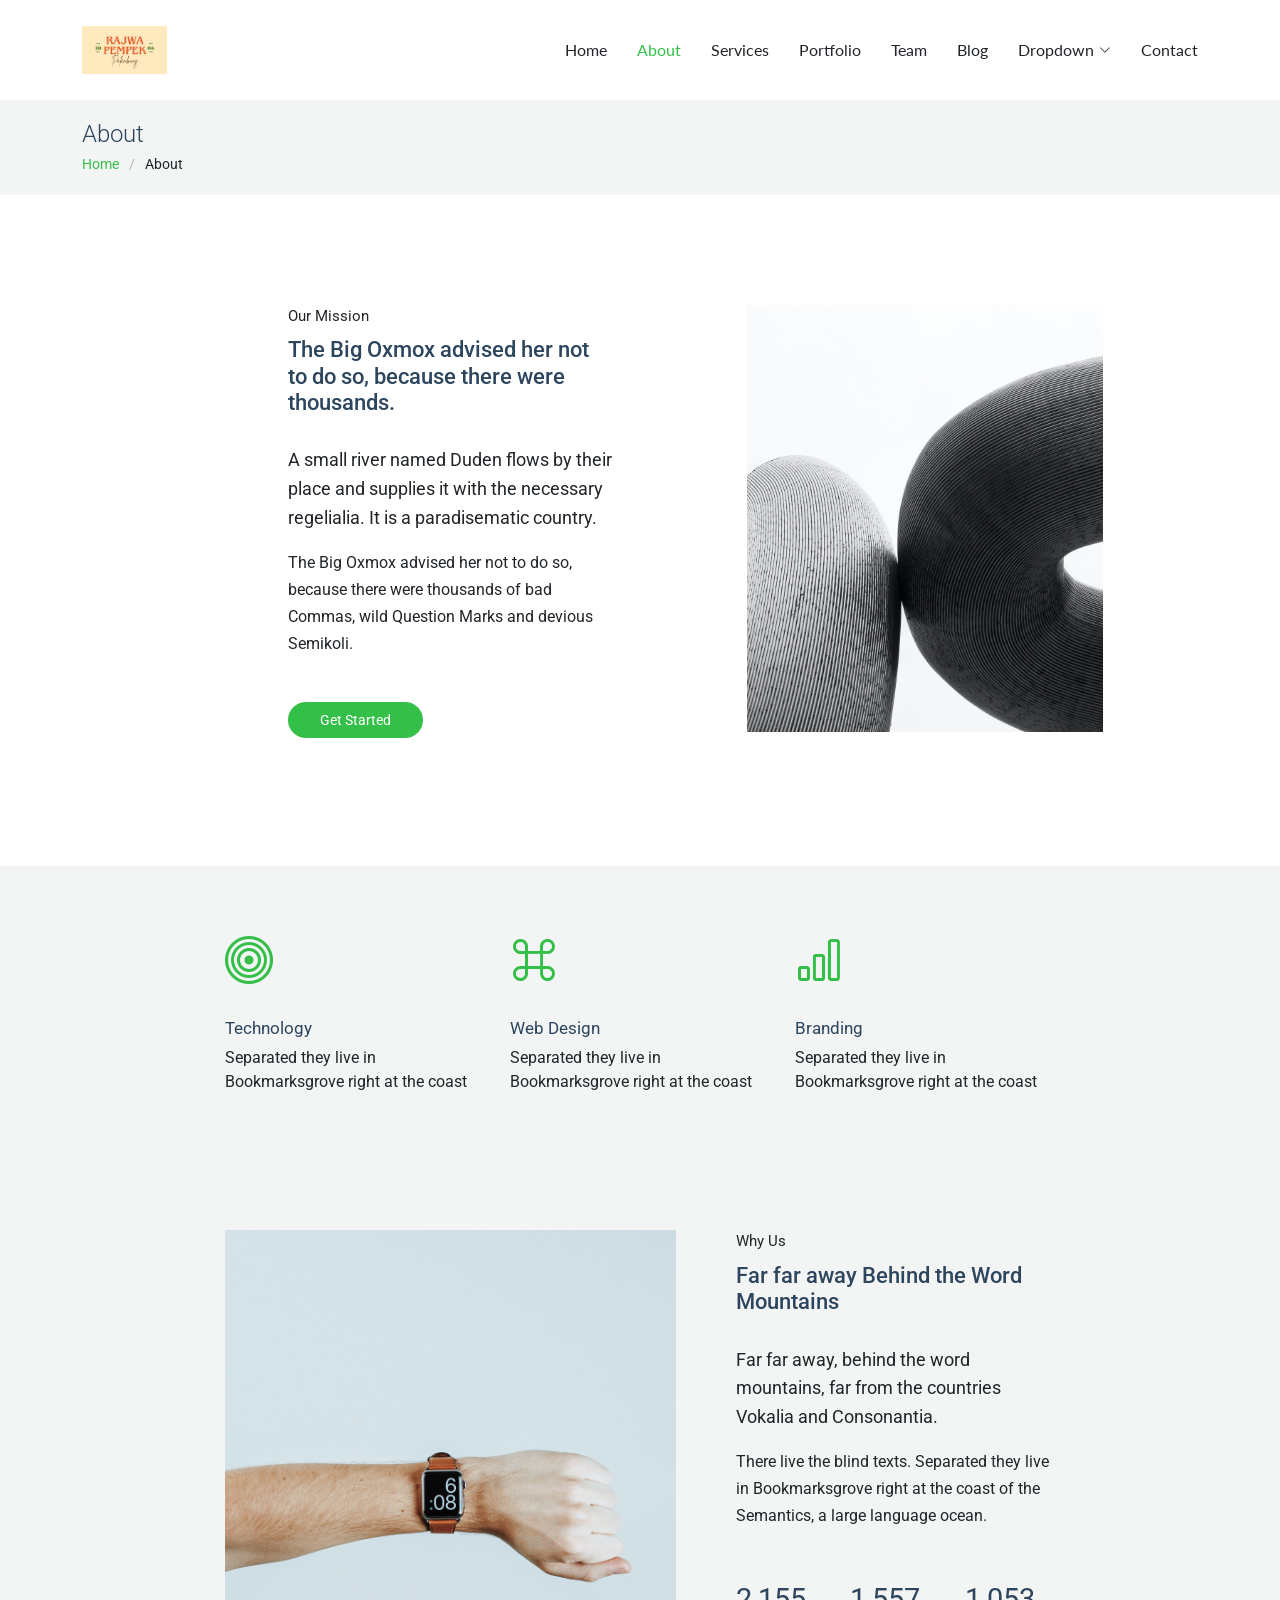
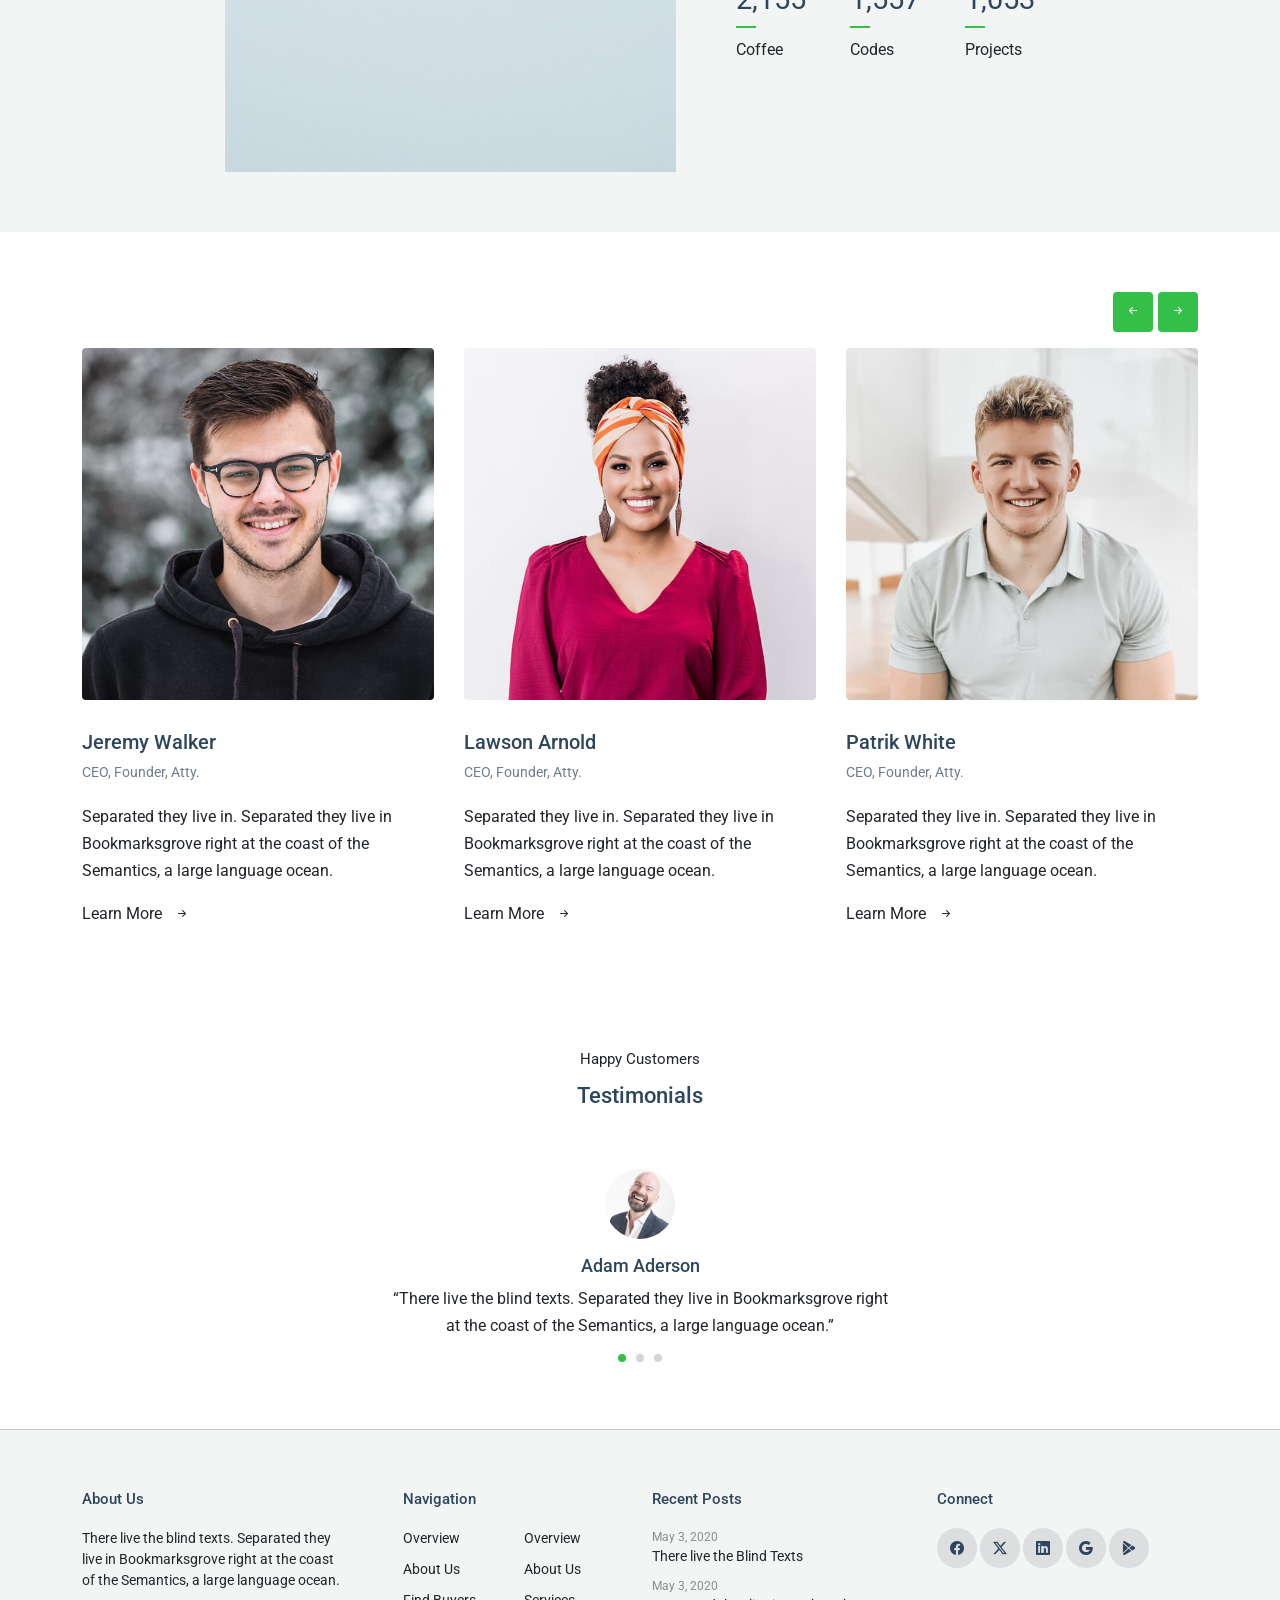
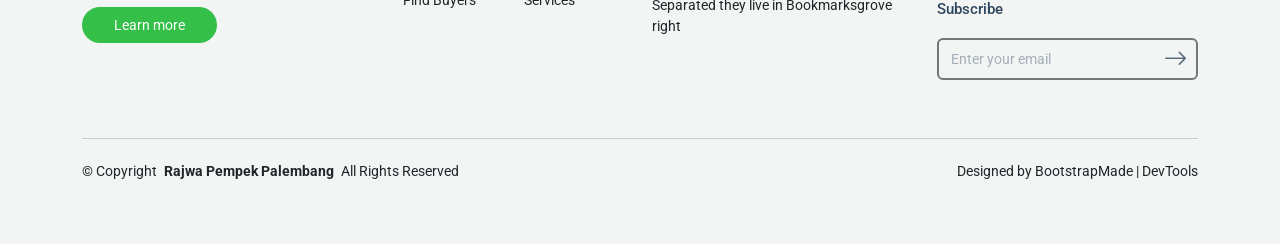
<file: about.html>
<!DOCTYPE html>
<html lang="en">

<head>
  <meta charset="utf-8">
  <meta content="width=device-width, initial-scale=1.0" name="viewport">
  <title>About - Active Bootstrap Template</title>
  <meta name="description" content="">
  <meta name="keywords" content="">

  <!-- Favicons -->
  <link href="assets/img/pempek%20rajwa_page-0001.jpg?v=2" rel="icon" type="image/jpeg">
  <link href="assets/img/pempek%20rajwa_page-0001.jpg?v=2" rel="apple-touch-icon">

  <!-- Fonts -->
  <link href="https://fonts.googleapis.com" rel="preconnect">
  <link href="https://fonts.gstatic.com" rel="preconnect" crossorigin>
  <link href="https://fonts.googleapis.com/css2?family=Roboto:ital,wght@0,100;0,300;0,400;0,500;0,700;0,900;1,100;1,300;1,400;1,500;1,700;1,900&family=Lato:ital,wght@0,100;0,300;0,400;0,700;0,900;1,100;1,300;1,400;1,700;1,900&display=swap" rel="stylesheet">

  <!-- Vendor CSS Files -->
  <link href="assets/vendor/bootstrap/css/bootstrap.min.css" rel="stylesheet">
  <link href="assets/vendor/bootstrap-icons/bootstrap-icons.css" rel="stylesheet">
  <link href="assets/vendor/aos/aos.css" rel="stylesheet">
  <link href="assets/vendor/swiper/swiper-bundle.min.css" rel="stylesheet">
  <link href="assets/vendor/glightbox/css/glightbox.min.css" rel="stylesheet">

  <!-- Main CSS File -->
  <link href="assets/css/main.css" rel="stylesheet">

  <!-- =======================================================
  * Template Name: Active
  * Template URL: https://bootstrapmade.com/active-bootstrap-website-template/
  * Updated: Aug 07 2024 with Bootstrap v5.3.3
  * Author: BootstrapMade.com
  * License: https://bootstrapmade.com/license/
  ======================================================== -->
</head>

<body class="about-page">

  <header id="header" class="header d-flex align-items-center sticky-top">
    <div class="container-fluid container-xl position-relative d-flex align-items-center justify-content-between">

      <a href="index.html" class="logo d-flex align-items-center">
        <img src="assets/img/pempek%20rajwa_page-0001.jpg" alt="Rajwa Pempek Palembang" class="sitename">
      </a>

      <nav id="navmenu" class="navmenu">
        <ul>
          <li><a href="index.html">Home</a></li>
          <li><a href="about.html" class="active">About</a></li>
          <li><a href="services.html">Services</a></li>
          <li><a href="portfolio.html">Portfolio</a></li>
          <li><a href="team.html">Team</a></li>
          <li><a href="blog.html">Blog</a></li>
          <li class="dropdown"><a href="#"><span>Dropdown</span> <i class="bi bi-chevron-down toggle-dropdown"></i></a>
            <ul>
              <li><a href="#">Dropdown 1</a></li>
              <li class="dropdown"><a href="#"><span>Deep Dropdown</span> <i class="bi bi-chevron-down toggle-dropdown"></i></a>
                <ul>
                  <li><a href="#">Deep Dropdown 1</a></li>
                  <li><a href="#">Deep Dropdown 2</a></li>
                  <li><a href="#">Deep Dropdown 3</a></li>
                  <li><a href="#">Deep Dropdown 4</a></li>
                  <li><a href="#">Deep Dropdown 5</a></li>
                </ul>
              </li>
              <li><a href="#">Dropdown 2</a></li>
              <li><a href="#">Dropdown 3</a></li>
              <li><a href="#">Dropdown 4</a></li>
            </ul>
          </li>
          <li><a href="contact.html">Contact</a></li>
        </ul>
        <i class="mobile-nav-toggle d-xl-none bi bi-list"></i>
      </nav>

    </div>
  </header>

  <main class="main">

    <!-- Page Title -->
    <div class="page-title light-background">
      <div class="container">
        <h1>About</h1>
        <nav class="breadcrumbs">
          <ol>
            <li><a href="index.html">Home</a></li>
            <li class="current">About</li>
          </ol>
        </nav>
      </div>
    </div><!-- End Page Title -->

    <!-- About 2 Section -->
    <section id="about-2" class="about-2 section">

      <div class="container">
        <div class="content">
          <div class="row justify-content-center">
            <div class="col-sm-12 col-md-5 col-lg-4 col-xl-4 order-lg-2 offset-xl-1 mb-4">
              <div class="img-wrap text-center text-md-left" data-aos="fade-up" data-aos-delay="100">
                <div class="img">
                  <img src="assets/img/img_v_3.jpg" alt="circle image" class="img-fluid">
                </div>
              </div>
            </div>

            <div class="offset-md-0 offset-lg-1 col-sm-12 col-md-5 col-lg-5 col-xl-4" data-aos="fade-up">
              <div class="px-3">
                <span class="content-subtitle">Our Mission</span>
                <h2 class="content-title text-start">
                  The Big Oxmox advised her not to do so, because there were
                  thousands.
                </h2>
                <p class="lead">
                  A small river named Duden flows by their place and supplies it
                  with the necessary regelialia. It is a paradisematic country.
                </p>
                <p class="mb-5">
                  The Big Oxmox advised her not to do so, because there were
                  thousands of bad Commas, wild Question Marks and devious Semikoli.
                </p>
                <p>
                  <a href="#" class="btn-get-started">Get Started</a>
                </p>
              </div>
            </div>
          </div>
        </div>
      </div>
    </section><!-- /About 2 Section -->

    <!-- Services Section -->
    <section id="services" class="services section light-background">

      <div class="container">
        <div class="row gy-4 justify-content-center">

          <div class="col-lg-3">
            <div class="services-item" data-aos="fade-up">
              <div class="services-icon">
                <i class="bi bi-bullseye"></i>
              </div>
              <div>
                <h3>Technology</h3>
                <p>Separated they live in Bookmarksgrove right at the coast</p>
              </div>
            </div>
          </div>

          <div class="col-lg-3">
            <div class="services-item" data-aos="fade-up" data-aos-delay="100">
              <div class="services-icon">
                <i class="bi bi-command"></i>
              </div>
              <div>
                <h3>Web Design</h3>
                <p>Separated they live in Bookmarksgrove right at the coast</p>
              </div>
            </div>
          </div>

          <div class="col-lg-3">
            <div class="services-item" data-aos="fade-up" data-aos-delay="200">
              <div class="services-icon">
                <i class="bi bi-bar-chart"></i>
              </div>
              <div>
                <h3>Branding</h3>
                <p>Separated they live in Bookmarksgrove right at the coast</p>
              </div>
            </div>
          </div>

        </div>
      </div>
    </section><!-- /Services Section -->

    <!-- Stats Section -->
    <section id="stats" class="stats section light-background">

      <div class="container">

        <div class="row gy-4 justify-content-center">

          <div class="col-lg-5">
            <div class="images-overlap">
              <img src="assets/img/img_v_1.jpg" alt="student" class="img-fluid img-1" data-aos="fade-up">
            </div>
          </div>

          <div class="col-lg-4 ps-lg-5">
            <span class="content-subtitle">Why Us</span>
            <h2 class="content-title">Far far away Behind the Word Mountains</h2>
            <p class="lead">
              Far far away, behind the word mountains, far from the countries
              Vokalia and Consonantia.
            </p>
            <p class="mb-5">
              There live the blind texts. Separated they live in Bookmarksgrove
              right at the coast of the Semantics, a large language ocean.
            </p>
            <div class="row mb-5 count-numbers">

              <!-- Start Stats Item -->
              <div class="col-4 counter" data-aos="fade-up" data-aos-delay="100">
                <span data-purecounter-separator="true" data-purecounter-start="0" data-purecounter-end="3919" data-purecounter-duration="1" class="purecounter number"></span>
                <span class="d-block">Coffee</span>
              </div>
              <!-- End Stats Item -->

              <!-- Start Stats Item -->
              <div class="col-4 counter" data-aos="fade-up" data-aos-delay="200">
                <span data-purecounter-separator="true" data-purecounter-start="0" data-purecounter-end="2831" data-purecounter-duration="1" class="purecounter number"></span>
                <span class="d-block">Codes</span>
              </div>
              <!-- End Stats Item -->

              <!-- Start Stats Item -->
              <div class="col-4 counter" data-aos="fade-up" data-aos-delay="300">
                <span data-purecounter-separator="true" data-purecounter-start="0" data-purecounter-end="1914" data-purecounter-duration="1" class="purecounter number"></span>
                <span class="d-block">Projects</span>
              </div>
              <!-- End Stats Item -->

            </div>
          </div>

        </div>

      </div>
    </section><!-- /Stats Section -->

    <!-- Team Section -->
    <section id="team" class="team section">

      <div class="site-section slider-team-wrap">
        <div class="container">

          <div class="slider-nav d-flex justify-content-end mb-3">
            <a href="#" class="js-prev js-custom-prev"><i class="bi bi-arrow-left-short"></i></a>
            <a href="#" class="js-next js-custom-next"><i class="bi bi-arrow-right-short"></i></a>
          </div>

          <div class="swiper init-swiper" data-aos="fade-up" data-aos-delay="100">
            <script type="application/json" class="swiper-config">
              {
                "loop": true,
                "speed": 600,
                "autoplay": {
                  "delay": 5000
                },
                "slidesPerView": "1",
                "pagination": {
                  "el": ".swiper-pagination",
                  "type": "bullets",
                  "clickable": true
                },
                "navigation": {
                  "nextEl": ".js-custom-next",
                  "prevEl": ".js-custom-prev"
                },
                "breakpoints": {
                  "640": {
                    "slidesPerView": 2,
                    "spaceBetween": 30
                  },
                  "768": {
                    "slidesPerView": 3,
                    "spaceBetween": 30
                  },
                  "1200": {
                    "slidesPerView": 3,
                    "spaceBetween": 30
                  }
                }
              }
            </script>
            <div class="swiper-wrapper">
              <div class="swiper-slide">
                <div class="team">
                  <div class="pic">
                    <img src="assets/img/team/team-1.jpg" alt="Image" class="img-fluid">
                  </div>
                  <h3 clas="">
                    <a href="#"><span class="">Jeremy</span> Walker</a>
                  </h3>
                  <span class="d-block position">CEO, Founder, Atty.</span>
                  <p>
                    Separated they live in. Separated they live in Bookmarksgrove
                    right at the coast of the Semantics, a large language ocean.
                  </p>
                  <p class="mb-0">
                    <a href="#" class="more dark">Learn More <span class="bi bi-arrow-right-short"></span></a>
                  </p>
                </div>
              </div>
              <div class="swiper-slide">
                <div class="team">
                  <div class="pic">
                    <img src="assets/img/team/team-2.jpg" alt="Image" class="img-fluid">
                  </div>
                  <h3 clas="">
                    <a href="#"><span class="">Lawson</span> Arnold</a>
                  </h3>
                  <span class="d-block position">CEO, Founder, Atty.</span>
                  <p>
                    Separated they live in. Separated they live in Bookmarksgrove
                    right at the coast of the Semantics, a large language ocean.
                  </p>
                  <p class="mb-0">
                    <a href="#" class="more dark">Learn More <span class="bi bi-arrow-right-short"></span></a>
                  </p>
                </div>
              </div>
              <div class="swiper-slide">
                <div class="team">
                  <div class="pic">
                    <img src="assets/img/team/team-3.jpg" alt="Image" class="img-fluid">
                  </div>
                  <h3 clas="">
                    <a href="#"><span class="">Patrik</span> White</a>
                  </h3>
                  <span class="d-block position">CEO, Founder, Atty.</span>
                  <p>
                    Separated they live in. Separated they live in Bookmarksgrove
                    right at the coast of the Semantics, a large language ocean.
                  </p>
                  <p class="mb-0">
                    <a href="#" class="more dark">Learn More <span class="bi bi-arrow-right-short"></span></a>
                  </p>
                </div>
              </div>
              <div class="swiper-slide">
                <div class="team">
                  <div class="pic">
                    <img src="assets/img/team/team-4.jpg" alt="Image" class="img-fluid">
                  </div>
                  <h3 clas="">
                    <a href="#"><span class="">Kathryn</span> Ryan</a>
                  </h3>
                  <span class="d-block position">CEO, Founder, Atty.</span>
                  <p>
                    Separated they live in. Separated they live in Bookmarksgrove
                    right at the coast of the Semantics, a large language ocean.
                  </p>
                  <p class="mb-0">
                    <a href="#" class="more dark">Learn More <span class="bi bi-arrow-right-short"></span></a>
                  </p>
                </div>
              </div>
              <!-- <div class="swiper-slide"></div> -->
            </div>
          </div>
        </div>
        <!-- /.container -->
      </div>
    </section><!-- /Team Section -->

    <!-- Testimonials Section -->
    <section id="testimonials" class="testimonials section">
      <!-- Section Title -->
      <div class="container section-title" data-aos="fade-up">
        <p>Happy Customers</p>
        <h2>Testimonials</h2>
      </div><!-- End Section Title -->

      <div class="container" data-aos="fade-up">
        <div class="row justify-content-center">
          <div class="col-lg-7">
            <div class="swiper init-swiper">
              <script type="application/json" class="swiper-config">
                {
                  "loop": true,
                  "speed": 600,
                  "autoplay": {
                    "delay": 5000
                  },
                  "slidesPerView": "auto",
                  "pagination": {
                    "el": ".swiper-pagination",
                    "type": "bullets",
                    "clickable": true
                  },
                  "breakpoints": {
                    "320": {
                      "slidesPerView": 1,
                      "spaceBetween": 40
                    },
                    "1200": {
                      "slidesPerView": 1,
                      "spaceBetween": 1
                    }
                  }
                }
              </script>
              <div class="swiper-wrapper">
                <div class="swiper-slide">
                  <div class="testimonial mx-auto">
                    <figure class="img-wrap">
                      <img src="assets/img/testimonials/testimonials-1.jpg" alt="Image" class="img-fluid">
                    </figure>
                    <h3 class="name">Adam Aderson</h3>
                    <blockquote>
                      <p>
                        “There live the blind texts. Separated they live in
                        Bookmarksgrove right at the coast of the Semantics, a large
                        language ocean.”
                      </p>
                    </blockquote>
                  </div>
                </div>
                <div class="swiper-slide">
                  <div class="testimonial mx-auto">
                    <figure class="img-wrap">
                      <img src="assets/img/testimonials/testimonials-2.jpg" alt="Image" class="img-fluid">
                    </figure>
                    <h3 class="name">Lukas Devlin</h3>
                    <blockquote>
                      <p>
                        “There live the blind texts. Separated they live in
                        Bookmarksgrove right at the coast of the Semantics, a large
                        language ocean.”
                      </p>
                    </blockquote>
                  </div>
                </div>
                <div class="swiper-slide">
                  <div class="testimonial mx-auto">
                    <figure class="img-wrap">
                      <img src="assets/img/testimonials/testimonials-3.jpg" alt="Image" class="img-fluid">
                    </figure>
                    <h3 class="name">Kayla Bryant</h3>
                    <blockquote>
                      <p>
                        “There live the blind texts. Separated they live in
                        Bookmarksgrove right at the coast of the Semantics, a large
                        language ocean.”
                      </p>
                    </blockquote>
                  </div>
                </div>
              </div>
              <div class="swiper-pagination"></div>
            </div>
          </div>
        </div>
      </div>
    </section><!-- /Testimonials Section -->

  </main>

  <footer id="footer" class="footer light-background">
    <div class="container">
      <div class="row g-4">
        <div class="col-md-6 col-lg-3 mb-3 mb-md-0">
          <div class="widget">
            <h3 class="widget-heading">About Us</h3>
            <p class="mb-4">
              There live the blind texts. Separated they live in Bookmarksgrove
              right at the coast of the Semantics, a large language ocean.
            </p>
            <p class="mb-0">
              <a href="#" class="btn-learn-more">Learn more</a>
            </p>
          </div>
        </div>
        <div class="col-md-6 col-lg-3 ps-lg-5 mb-3 mb-md-0">
          <div class="widget">
            <h3 class="widget-heading">Navigation</h3>
            <ul class="list-unstyled float-start me-5">
              <li><a href="#">Overview</a></li>
              <li><a href="#">About Us</a></li>
              <li><a href="#">Find Buyers</a></li>
            </ul>
            <ul class="list-unstyled float-start">
              <li><a href="#">Overview</a></li>
              <li><a href="#">About Us</a></li>
              <li><a href="#">Services</a></li>
            </ul>
          </div>
        </div>
        <div class="col-md-6 col-lg-3 pl-lg-5">
          <div class="widget">
            <h3 class="widget-heading">Recent Posts</h3>
            <ul class="list-unstyled footer-blog-entry">
              <li>
                <span class="d-block date">May 3, 2020</span>
                <a href="#">There live the Blind Texts</a>
              </li>
              <li>
                <span class="d-block date">May 3, 2020</span>
                <a href="#">Separated they live in Bookmarksgrove right</a>
              </li>
            </ul>
          </div>
        </div>
        <div class="col-md-6 col-lg-3 pl-lg-5">
          <div class="widget">
            <h3 class="widget-heading">Connect</h3>
            <ul class="list-unstyled social-icons light mb-3">
              <li>
                <a href="#"><span class="bi bi-facebook"></span></a>
              </li>
              <li>
                <a href="#"><span class="bi bi-twitter-x"></span></a>
              </li>
              <li>
                <a href="#"><span class="bi bi-linkedin"></span></a>
              </li>
              <li>
                <a href="#"><span class="bi bi-google"></span></a>
              </li>
              <li>
                <a href="#"><span class="bi bi-google-play"></span></a>
              </li>
            </ul>
          </div>

          <div class="widget">
            <div class="footer-subscribe">
              <h3 class="widget-heading">Subscribe</h3>
              <form action="forms/newsletter.php" method="post" class="php-email-form">
                <div class="mb-2">
                  <input type="text" class="form-control" name="email" placeholder="Enter your email">

                  <button type="submit" class="btn btn-link">
                    <span class="bi bi-arrow-right"></span>
                  </button>
                </div>
                <div class="loading">Loading</div>
                <div class="error-message"></div>
                <div class="sent-message">
                  Your subscription request has been sent. Thank you!
                </div>
              </form>
            </div>
          </div>
        </div>
      </div>

      <div class="copyright d-flex flex-column flex-md-row align-items-center justify-content-md-between">
        <p>© <span>Copyright</span> <strong class="px-1 sitename">Rajwa Pempek Palembang</strong> <span>All Rights Reserved</span></p>
        <div class="credits">
          <!-- All the links in the footer should remain intact. -->
          <!-- You can delete the links only if you've purchased the pro version. -->
          <!-- Licensing information: https://bootstrapmade.com/license/ -->
          <!-- Purchase the pro version with working PHP/AJAX contact form: [buy-url] -->
          Designed by <a href="https://bootstrapmade.com/">BootstrapMade</a> | <a href="https://bootstrapmade.com/tools/">DevTools</a>
        </div>
      </div>
    </div>
  </footer>

  <!-- Scroll Top -->
  <a href="#" id="scroll-top" class="scroll-top d-flex align-items-center justify-content-center"><i class="bi bi-arrow-up-short"></i></a>

  <!-- Preloader -->
  <div id="preloader"></div>

  <!-- Vendor JS Files -->
  <script src="assets/vendor/bootstrap/js/bootstrap.bundle.min.js"></script>
  <script src="assets/vendor/php-email-form/validate.js"></script>
  <script src="assets/vendor/aos/aos.js"></script>
  <script src="assets/vendor/swiper/swiper-bundle.min.js"></script>
  <script src="assets/vendor/purecounter/purecounter_vanilla.js"></script>
  <script src="assets/vendor/glightbox/js/glightbox.min.js"></script>
  <script src="assets/vendor/imagesloaded/imagesloaded.pkgd.min.js"></script>
  <script src="assets/vendor/isotope-layout/isotope.pkgd.min.js"></script>

  <!-- Main JS File -->
  <script src="assets/js/main.js"></script>

</body>

</html>
</file>
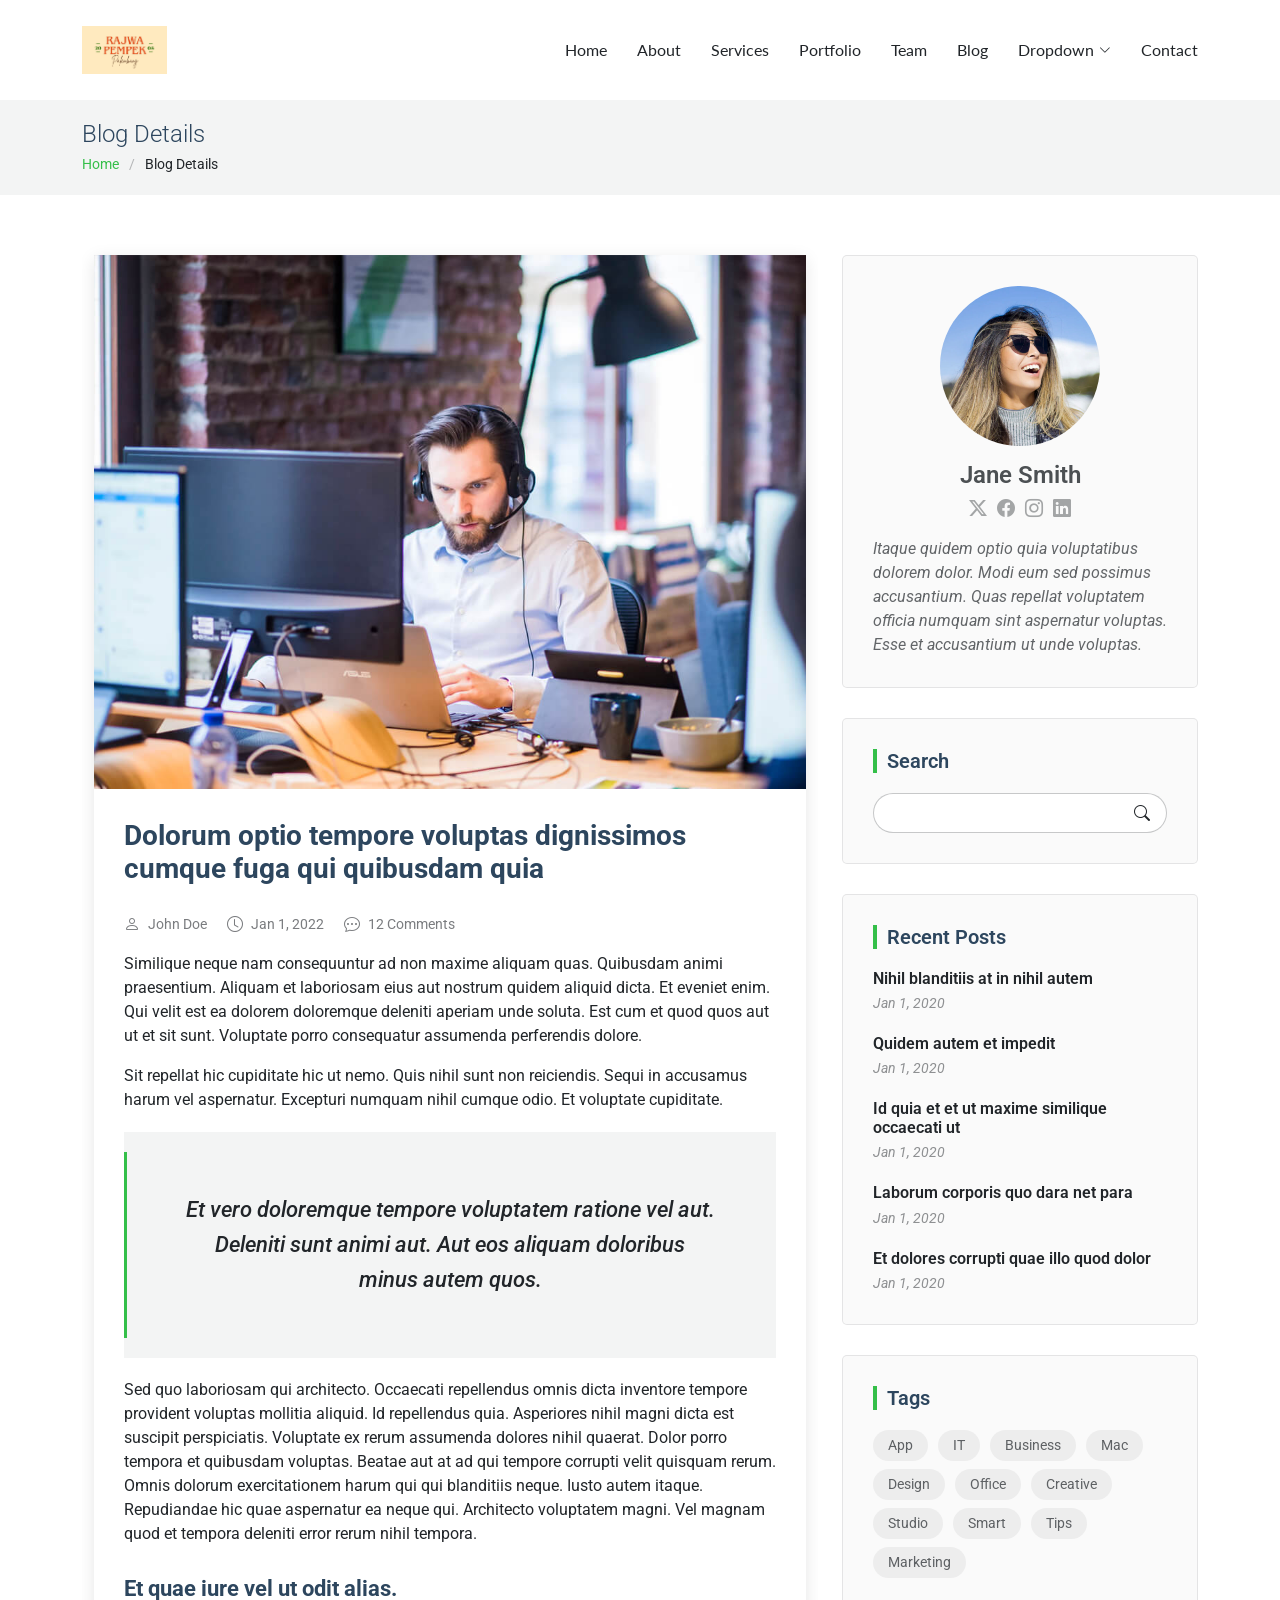
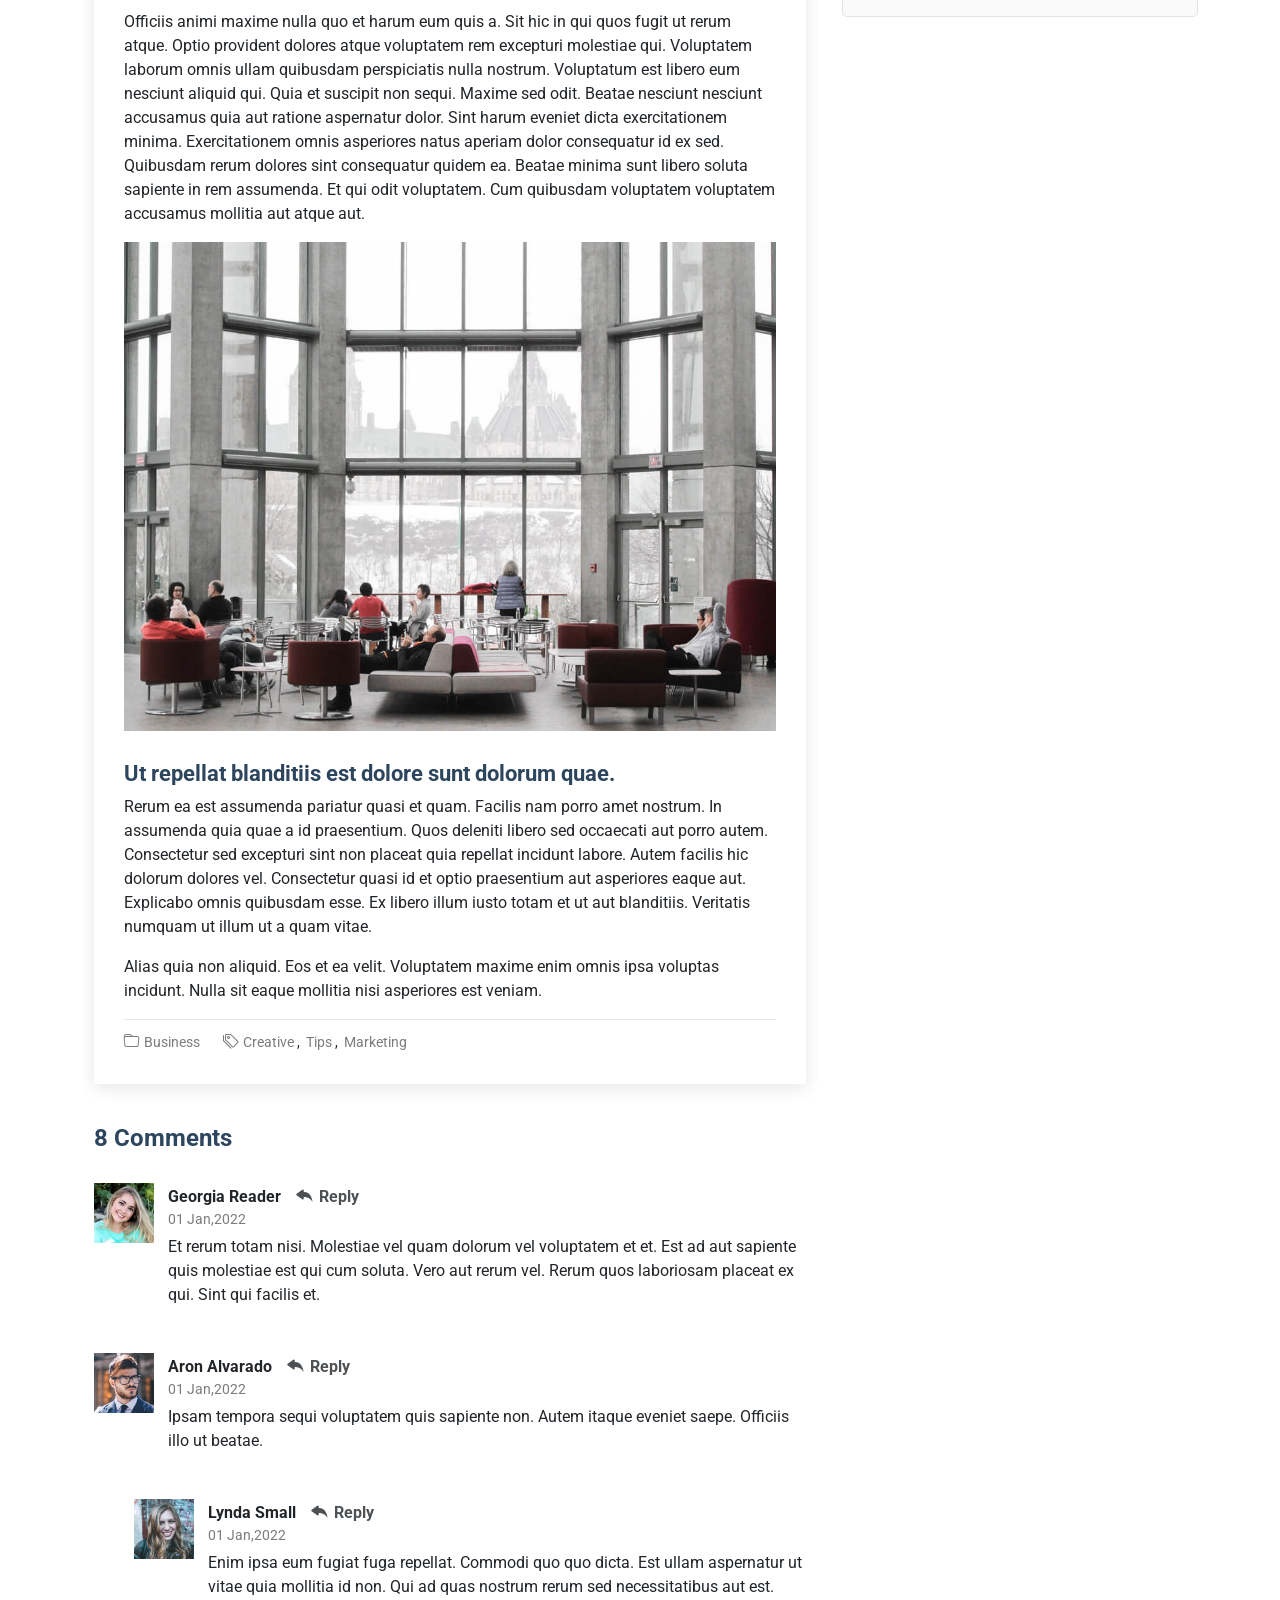
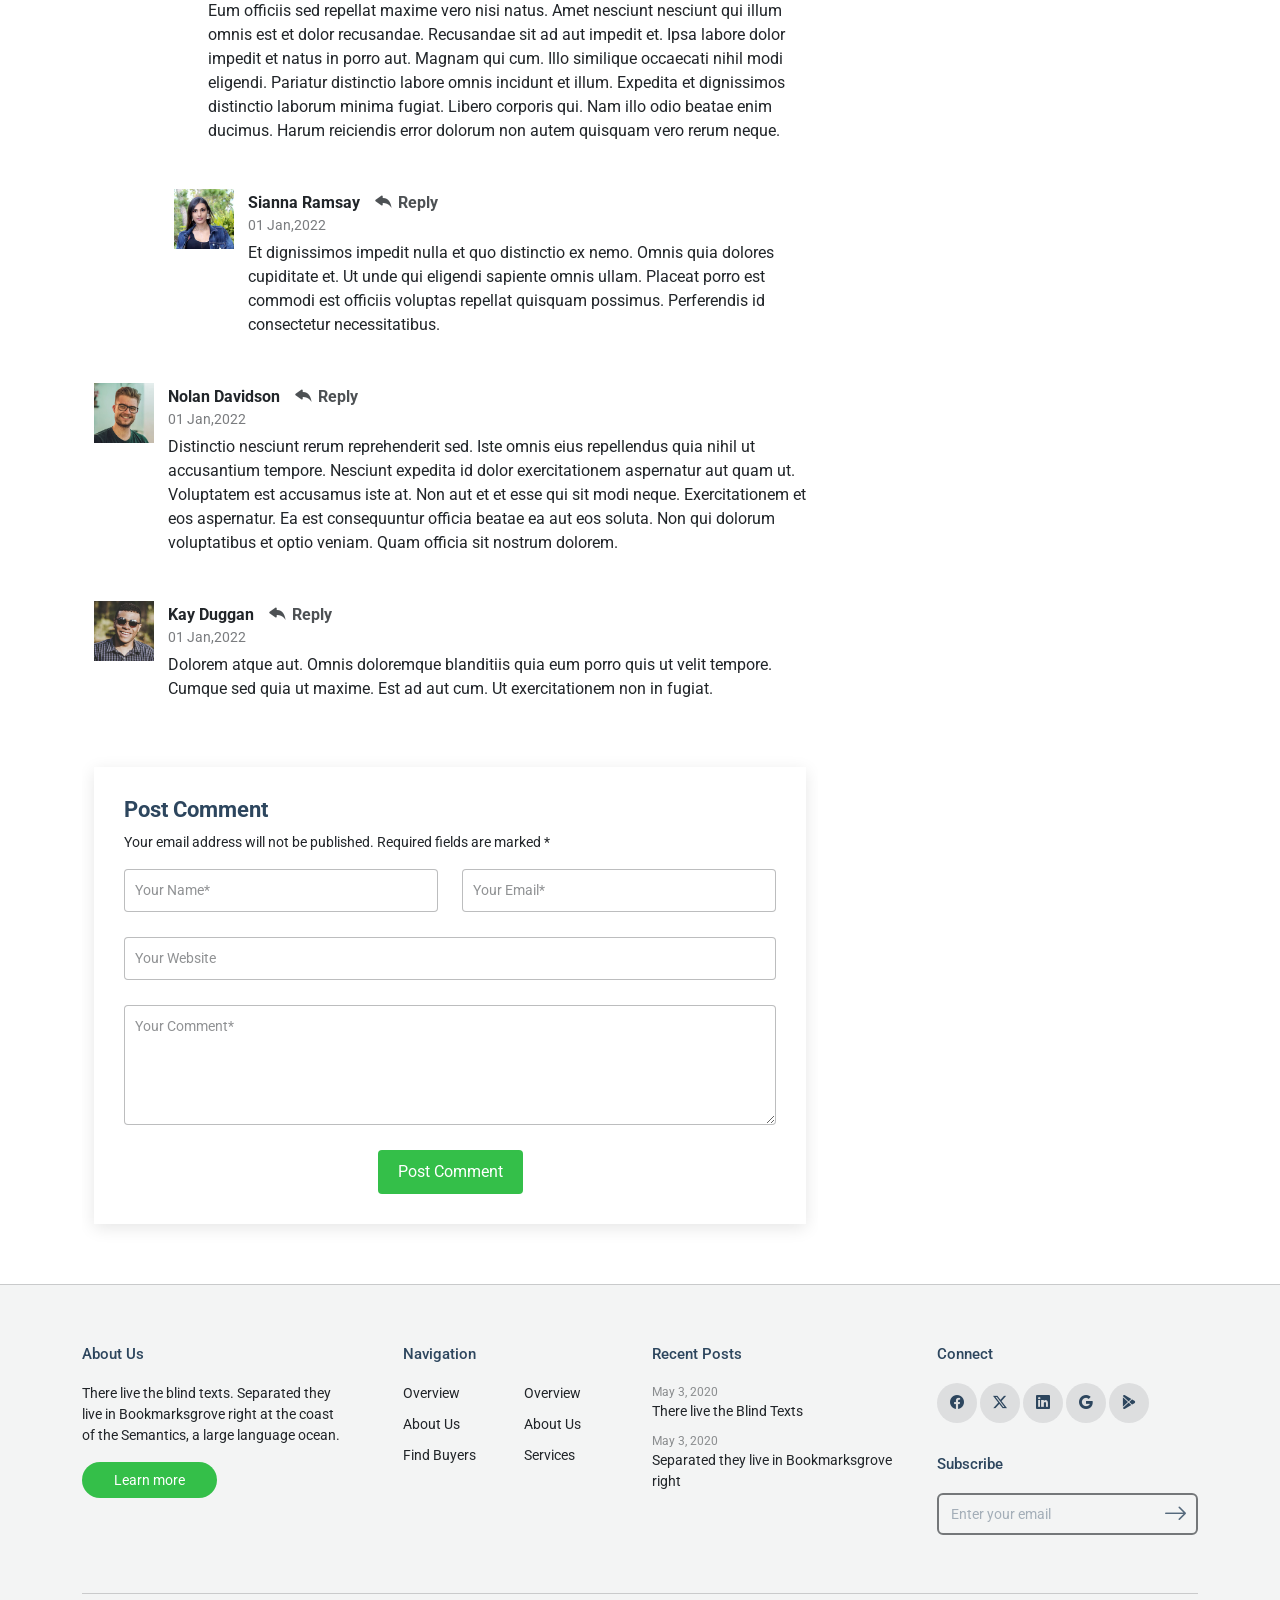
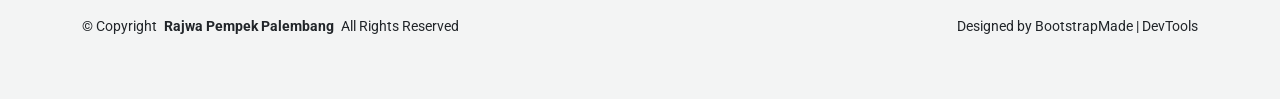
<file: blog-details.html>
<!DOCTYPE html>
<html lang="en">

<head>
  <meta charset="utf-8">
  <meta content="width=device-width, initial-scale=1.0" name="viewport">
  <title>Blog Details - Active Bootstrap Template</title>
  <meta name="description" content="">
  <meta name="keywords" content="">

  <!-- Favicons -->
  <link href="assets/img/pempek%20rajwa_page-0001.jpg?v=2" rel="icon" type="image/jpeg">
  <link href="assets/img/pempek%20rajwa_page-0001.jpg?v=2" rel="apple-touch-icon">

  <!-- Fonts -->
  <link href="https://fonts.googleapis.com" rel="preconnect">
  <link href="https://fonts.gstatic.com" rel="preconnect" crossorigin>
  <link href="https://fonts.googleapis.com/css2?family=Roboto:ital,wght@0,100;0,300;0,400;0,500;0,700;0,900;1,100;1,300;1,400;1,500;1,700;1,900&family=Lato:ital,wght@0,100;0,300;0,400;0,700;0,900;1,100;1,300;1,400;1,700;1,900&display=swap" rel="stylesheet">

  <!-- Vendor CSS Files -->
  <link href="assets/vendor/bootstrap/css/bootstrap.min.css" rel="stylesheet">
  <link href="assets/vendor/bootstrap-icons/bootstrap-icons.css" rel="stylesheet">
  <link href="assets/vendor/aos/aos.css" rel="stylesheet">
  <link href="assets/vendor/swiper/swiper-bundle.min.css" rel="stylesheet">
  <link href="assets/vendor/glightbox/css/glightbox.min.css" rel="stylesheet">

  <!-- Main CSS File -->
  <link href="assets/css/main.css" rel="stylesheet">

  <!-- =======================================================
  * Template Name: Active
  * Template URL: https://bootstrapmade.com/active-bootstrap-website-template/
  * Updated: Aug 07 2024 with Bootstrap v5.3.3
  * Author: BootstrapMade.com
  * License: https://bootstrapmade.com/license/
  ======================================================== -->
</head>

<body class="blog-details-page">

  <header id="header" class="header d-flex align-items-center sticky-top">
    <div class="container-fluid container-xl position-relative d-flex align-items-center justify-content-between">

      <a href="index.html" class="logo d-flex align-items-center">
        <img src="assets/img/pempek%20rajwa_page-0001.jpg" alt="Rajwa Pempek Palembang" class="sitename">
      </a>

      <nav id="navmenu" class="navmenu">
        <ul>
          <li><a href="index.html">Home</a></li>
          <li><a href="about.html">About</a></li>
          <li><a href="services.html">Services</a></li>
          <li><a href="portfolio.html">Portfolio</a></li>
          <li><a href="team.html">Team</a></li>
          <li><a href="blog.html">Blog</a></li>
          <li class="dropdown"><a href="#"><span>Dropdown</span> <i class="bi bi-chevron-down toggle-dropdown"></i></a>
            <ul>
              <li><a href="#">Dropdown 1</a></li>
              <li class="dropdown"><a href="#"><span>Deep Dropdown</span> <i class="bi bi-chevron-down toggle-dropdown"></i></a>
                <ul>
                  <li><a href="#">Deep Dropdown 1</a></li>
                  <li><a href="#">Deep Dropdown 2</a></li>
                  <li><a href="#">Deep Dropdown 3</a></li>
                  <li><a href="#">Deep Dropdown 4</a></li>
                  <li><a href="#">Deep Dropdown 5</a></li>
                </ul>
              </li>
              <li><a href="#">Dropdown 2</a></li>
              <li><a href="#">Dropdown 3</a></li>
              <li><a href="#">Dropdown 4</a></li>
            </ul>
          </li>
          <li><a href="contact.html">Contact</a></li>
        </ul>
        <i class="mobile-nav-toggle d-xl-none bi bi-list"></i>
      </nav>

    </div>
  </header>

  <main class="main">

    <!-- Page Title -->
    <div class="page-title light-background">
      <div class="container">
        <h1>Blog Details</h1>
        <nav class="breadcrumbs">
          <ol>
            <li><a href="index.html">Home</a></li>
            <li class="current">Blog Details</li>
          </ol>
        </nav>
      </div>
    </div><!-- End Page Title -->

    <div class="container">
      <div class="row">

        <div class="col-lg-8">

          <!-- Blog Details Section -->
          <section id="blog-details" class="blog-details section">
            <div class="container">

              <article class="article">

                <div class="post-img">
                  <img src="assets/img/blog/blog-1.jpg" alt="" class="img-fluid">
                </div>

                <h2 class="title">Dolorum optio tempore voluptas dignissimos cumque fuga qui quibusdam quia</h2>

                <div class="meta-top">
                  <ul>
                    <li class="d-flex align-items-center"><i class="bi bi-person"></i> <a href="blog-details.html">John Doe</a></li>
                    <li class="d-flex align-items-center"><i class="bi bi-clock"></i> <a href="blog-details.html"><time datetime="2020-01-01">Jan 1, 2022</time></a></li>
                    <li class="d-flex align-items-center"><i class="bi bi-chat-dots"></i> <a href="blog-details.html">12 Comments</a></li>
                  </ul>
                </div><!-- End meta top -->

                <div class="content">
                  <p>
                    Similique neque nam consequuntur ad non maxime aliquam quas. Quibusdam animi praesentium. Aliquam et laboriosam eius aut nostrum quidem aliquid dicta.
                    Et eveniet enim. Qui velit est ea dolorem doloremque deleniti aperiam unde soluta. Est cum et quod quos aut ut et sit sunt. Voluptate porro consequatur assumenda perferendis dolore.
                  </p>

                  <p>
                    Sit repellat hic cupiditate hic ut nemo. Quis nihil sunt non reiciendis. Sequi in accusamus harum vel aspernatur. Excepturi numquam nihil cumque odio. Et voluptate cupiditate.
                  </p>

                  <blockquote>
                    <p>
                      Et vero doloremque tempore voluptatem ratione vel aut. Deleniti sunt animi aut. Aut eos aliquam doloribus minus autem quos.
                    </p>
                  </blockquote>

                  <p>
                    Sed quo laboriosam qui architecto. Occaecati repellendus omnis dicta inventore tempore provident voluptas mollitia aliquid. Id repellendus quia. Asperiores nihil magni dicta est suscipit perspiciatis. Voluptate ex rerum assumenda dolores nihil quaerat.
                    Dolor porro tempora et quibusdam voluptas. Beatae aut at ad qui tempore corrupti velit quisquam rerum. Omnis dolorum exercitationem harum qui qui blanditiis neque.
                    Iusto autem itaque. Repudiandae hic quae aspernatur ea neque qui. Architecto voluptatem magni. Vel magnam quod et tempora deleniti error rerum nihil tempora.
                  </p>

                  <h3>Et quae iure vel ut odit alias.</h3>
                  <p>
                    Officiis animi maxime nulla quo et harum eum quis a. Sit hic in qui quos fugit ut rerum atque. Optio provident dolores atque voluptatem rem excepturi molestiae qui. Voluptatem laborum omnis ullam quibusdam perspiciatis nulla nostrum. Voluptatum est libero eum nesciunt aliquid qui.
                    Quia et suscipit non sequi. Maxime sed odit. Beatae nesciunt nesciunt accusamus quia aut ratione aspernatur dolor. Sint harum eveniet dicta exercitationem minima. Exercitationem omnis asperiores natus aperiam dolor consequatur id ex sed. Quibusdam rerum dolores sint consequatur quidem ea.
                    Beatae minima sunt libero soluta sapiente in rem assumenda. Et qui odit voluptatem. Cum quibusdam voluptatem voluptatem accusamus mollitia aut atque aut.
                  </p>
                  <img src="assets/img/blog/blog-inside-post.jpg" class="img-fluid" alt="">

                  <h3>Ut repellat blanditiis est dolore sunt dolorum quae.</h3>
                  <p>
                    Rerum ea est assumenda pariatur quasi et quam. Facilis nam porro amet nostrum. In assumenda quia quae a id praesentium. Quos deleniti libero sed occaecati aut porro autem. Consectetur sed excepturi sint non placeat quia repellat incidunt labore. Autem facilis hic dolorum dolores vel.
                    Consectetur quasi id et optio praesentium aut asperiores eaque aut. Explicabo omnis quibusdam esse. Ex libero illum iusto totam et ut aut blanditiis. Veritatis numquam ut illum ut a quam vitae.
                  </p>
                  <p>
                    Alias quia non aliquid. Eos et ea velit. Voluptatem maxime enim omnis ipsa voluptas incidunt. Nulla sit eaque mollitia nisi asperiores est veniam.
                  </p>

                </div><!-- End post content -->

                <div class="meta-bottom">
                  <i class="bi bi-folder"></i>
                  <ul class="cats">
                    <li><a href="#">Business</a></li>
                  </ul>

                  <i class="bi bi-tags"></i>
                  <ul class="tags">
                    <li><a href="#">Creative</a></li>
                    <li><a href="#">Tips</a></li>
                    <li><a href="#">Marketing</a></li>
                  </ul>
                </div><!-- End meta bottom -->

              </article>

            </div>
          </section><!-- /Blog Details Section -->

          <!-- Blog Comments Section -->
          <section id="blog-comments" class="blog-comments section">

            <div class="container">

              <h4 class="comments-count">8 Comments</h4>

              <div id="comment-1" class="comment">
                <div class="d-flex">
                  <div class="comment-img"><img src="assets/img/blog/comments-1.jpg" alt=""></div>
                  <div>
                    <h5><a href="">Georgia Reader</a> <a href="#" class="reply"><i class="bi bi-reply-fill"></i> Reply</a></h5>
                    <time datetime="2020-01-01">01 Jan,2022</time>
                    <p>
                      Et rerum totam nisi. Molestiae vel quam dolorum vel voluptatem et et. Est ad aut sapiente quis molestiae est qui cum soluta.
                      Vero aut rerum vel. Rerum quos laboriosam placeat ex qui. Sint qui facilis et.
                    </p>
                  </div>
                </div>
              </div><!-- End comment #1 -->

              <div id="comment-2" class="comment">
                <div class="d-flex">
                  <div class="comment-img"><img src="assets/img/blog/comments-2.jpg" alt=""></div>
                  <div>
                    <h5><a href="">Aron Alvarado</a> <a href="#" class="reply"><i class="bi bi-reply-fill"></i> Reply</a></h5>
                    <time datetime="2020-01-01">01 Jan,2022</time>
                    <p>
                      Ipsam tempora sequi voluptatem quis sapiente non. Autem itaque eveniet saepe. Officiis illo ut beatae.
                    </p>
                  </div>
                </div>

                <div id="comment-reply-1" class="comment comment-reply">
                  <div class="d-flex">
                    <div class="comment-img"><img src="assets/img/blog/comments-3.jpg" alt=""></div>
                    <div>
                      <h5><a href="">Lynda Small</a> <a href="#" class="reply"><i class="bi bi-reply-fill"></i> Reply</a></h5>
                      <time datetime="2020-01-01">01 Jan,2022</time>
                      <p>
                        Enim ipsa eum fugiat fuga repellat. Commodi quo quo dicta. Est ullam aspernatur ut vitae quia mollitia id non. Qui ad quas nostrum rerum sed necessitatibus aut est. Eum officiis sed repellat maxime vero nisi natus. Amet nesciunt nesciunt qui illum omnis est et dolor recusandae.

                        Recusandae sit ad aut impedit et. Ipsa labore dolor impedit et natus in porro aut. Magnam qui cum. Illo similique occaecati nihil modi eligendi. Pariatur distinctio labore omnis incidunt et illum. Expedita et dignissimos distinctio laborum minima fugiat.

                        Libero corporis qui. Nam illo odio beatae enim ducimus. Harum reiciendis error dolorum non autem quisquam vero rerum neque.
                      </p>
                    </div>
                  </div>

                  <div id="comment-reply-2" class="comment comment-reply">
                    <div class="d-flex">
                      <div class="comment-img"><img src="assets/img/blog/comments-4.jpg" alt=""></div>
                      <div>
                        <h5><a href="">Sianna Ramsay</a> <a href="#" class="reply"><i class="bi bi-reply-fill"></i> Reply</a></h5>
                        <time datetime="2020-01-01">01 Jan,2022</time>
                        <p>
                          Et dignissimos impedit nulla et quo distinctio ex nemo. Omnis quia dolores cupiditate et. Ut unde qui eligendi sapiente omnis ullam. Placeat porro est commodi est officiis voluptas repellat quisquam possimus. Perferendis id consectetur necessitatibus.
                        </p>
                      </div>
                    </div>

                  </div><!-- End comment reply #2-->

                </div><!-- End comment reply #1-->

              </div><!-- End comment #2-->

              <div id="comment-3" class="comment">
                <div class="d-flex">
                  <div class="comment-img"><img src="assets/img/blog/comments-5.jpg" alt=""></div>
                  <div>
                    <h5><a href="">Nolan Davidson</a> <a href="#" class="reply"><i class="bi bi-reply-fill"></i> Reply</a></h5>
                    <time datetime="2020-01-01">01 Jan,2022</time>
                    <p>
                      Distinctio nesciunt rerum reprehenderit sed. Iste omnis eius repellendus quia nihil ut accusantium tempore. Nesciunt expedita id dolor exercitationem aspernatur aut quam ut. Voluptatem est accusamus iste at.
                      Non aut et et esse qui sit modi neque. Exercitationem et eos aspernatur. Ea est consequuntur officia beatae ea aut eos soluta. Non qui dolorum voluptatibus et optio veniam. Quam officia sit nostrum dolorem.
                    </p>
                  </div>
                </div>

              </div><!-- End comment #3 -->

              <div id="comment-4" class="comment">
                <div class="d-flex">
                  <div class="comment-img"><img src="assets/img/blog/comments-6.jpg" alt=""></div>
                  <div>
                    <h5><a href="">Kay Duggan</a> <a href="#" class="reply"><i class="bi bi-reply-fill"></i> Reply</a></h5>
                    <time datetime="2020-01-01">01 Jan,2022</time>
                    <p>
                      Dolorem atque aut. Omnis doloremque blanditiis quia eum porro quis ut velit tempore. Cumque sed quia ut maxime. Est ad aut cum. Ut exercitationem non in fugiat.
                    </p>
                  </div>
                </div>

              </div><!-- End comment #4 -->

            </div>

          </section><!-- /Blog Comments Section -->

          <!-- Comment Form Section -->
          <section id="comment-form" class="comment-form section">
            <div class="container">

              <form action="">

                <h4>Post Comment</h4>
                <p>Your email address will not be published. Required fields are marked * </p>
                <div class="row">
                  <div class="col-md-6 form-group">
                    <input name="name" type="text" class="form-control" placeholder="Your Name*">
                  </div>
                  <div class="col-md-6 form-group">
                    <input name="email" type="text" class="form-control" placeholder="Your Email*">
                  </div>
                </div>
                <div class="row">
                  <div class="col form-group">
                    <input name="website" type="text" class="form-control" placeholder="Your Website">
                  </div>
                </div>
                <div class="row">
                  <div class="col form-group">
                    <textarea name="comment" class="form-control" placeholder="Your Comment*"></textarea>
                  </div>
                </div>

                <div class="text-center">
                  <button type="submit" class="btn btn-primary">Post Comment</button>
                </div>

              </form>

            </div>
          </section><!-- /Comment Form Section -->

        </div>

        <div class="col-lg-4 sidebar">

          <div class="widgets-container">

            <!-- Blog Author Widget -->
            <div class="blog-author-widget widget-item">

              <div class="d-flex flex-column align-items-center">
                <img src="assets/img/blog/blog-author.jpg" class="rounded-circle flex-shrink-0" alt="">
                <h4>Jane Smith</h4>
                <div class="social-links">
                  <a href="https://x.com/#"><i class="bi bi-twitter-x"></i></a>
                  <a href="https://facebook.com/#"><i class="bi bi-facebook"></i></a>
                  <a href="https://instagram.com/#"><i class="biu bi-instagram"></i></a>
                  <a href="https://instagram.com/#"><i class="biu bi-linkedin"></i></a>
                </div>

                <p>
                  Itaque quidem optio quia voluptatibus dolorem dolor. Modi eum sed possimus accusantium. Quas repellat voluptatem officia numquam sint aspernatur voluptas. Esse et accusantium ut unde voluptas.
                </p>

              </div>
            </div><!--/Blog Author Widget -->

            <!-- Search Widget -->
            <div class="search-widget widget-item">

              <h3 class="widget-title">Search</h3>
              <form action="">
                <input type="text">
                <button type="submit" title="Search"><i class="bi bi-search"></i></button>
              </form>

            </div><!--/Search Widget -->

            <!-- Recent Posts Widget -->
            <div class="recent-posts-widget widget-item">

              <h3 class="widget-title">Recent Posts</h3>

              <div class="post-item">
                <h4><a href="blog-details.html">Nihil blanditiis at in nihil autem</a></h4>
                <time datetime="2020-01-01">Jan 1, 2020</time>
              </div><!-- End recent post item-->

              <div class="post-item">
                <h4><a href="blog-details.html">Quidem autem et impedit</a></h4>
                <time datetime="2020-01-01">Jan 1, 2020</time>
              </div><!-- End recent post item-->

              <div class="post-item">
                <h4><a href="blog-details.html">Id quia et et ut maxime similique occaecati ut</a></h4>
                <time datetime="2020-01-01">Jan 1, 2020</time>
              </div><!-- End recent post item-->

              <div class="post-item">
                <h4><a href="blog-details.html">Laborum corporis quo dara net para</a></h4>
                <time datetime="2020-01-01">Jan 1, 2020</time>
              </div><!-- End recent post item-->

              <div class="post-item">
                <h4><a href="blog-details.html">Et dolores corrupti quae illo quod dolor</a></h4>
                <time datetime="2020-01-01">Jan 1, 2020</time>
              </div><!-- End recent post item-->

            </div><!--/Recent Posts Widget -->

            <!-- Tags Widget -->
            <div class="tags-widget widget-item">

              <h3 class="widget-title">Tags</h3>
              <ul>
                <li><a href="#">App</a></li>
                <li><a href="#">IT</a></li>
                <li><a href="#">Business</a></li>
                <li><a href="#">Mac</a></li>
                <li><a href="#">Design</a></li>
                <li><a href="#">Office</a></li>
                <li><a href="#">Creative</a></li>
                <li><a href="#">Studio</a></li>
                <li><a href="#">Smart</a></li>
                <li><a href="#">Tips</a></li>
                <li><a href="#">Marketing</a></li>
              </ul>

            </div><!--/Tags Widget -->

          </div>

        </div>

      </div>
    </div>

  </main>

  <footer id="footer" class="footer light-background">
    <div class="container">
      <div class="row g-4">
        <div class="col-md-6 col-lg-3 mb-3 mb-md-0">
          <div class="widget">
            <h3 class="widget-heading">About Us</h3>
            <p class="mb-4">
              There live the blind texts. Separated they live in Bookmarksgrove
              right at the coast of the Semantics, a large language ocean.
            </p>
            <p class="mb-0">
              <a href="#" class="btn-learn-more">Learn more</a>
            </p>
          </div>
        </div>
        <div class="col-md-6 col-lg-3 ps-lg-5 mb-3 mb-md-0">
          <div class="widget">
            <h3 class="widget-heading">Navigation</h3>
            <ul class="list-unstyled float-start me-5">
              <li><a href="#">Overview</a></li>
              <li><a href="#">About Us</a></li>
              <li><a href="#">Find Buyers</a></li>
            </ul>
            <ul class="list-unstyled float-start">
              <li><a href="#">Overview</a></li>
              <li><a href="#">About Us</a></li>
              <li><a href="#">Services</a></li>
            </ul>
          </div>
        </div>
        <div class="col-md-6 col-lg-3 pl-lg-5">
          <div class="widget">
            <h3 class="widget-heading">Recent Posts</h3>
            <ul class="list-unstyled footer-blog-entry">
              <li>
                <span class="d-block date">May 3, 2020</span>
                <a href="#">There live the Blind Texts</a>
              </li>
              <li>
                <span class="d-block date">May 3, 2020</span>
                <a href="#">Separated they live in Bookmarksgrove right</a>
              </li>
            </ul>
          </div>
        </div>
        <div class="col-md-6 col-lg-3 pl-lg-5">
          <div class="widget">
            <h3 class="widget-heading">Connect</h3>
            <ul class="list-unstyled social-icons light mb-3">
              <li>
                <a href="#"><span class="bi bi-facebook"></span></a>
              </li>
              <li>
                <a href="#"><span class="bi bi-twitter-x"></span></a>
              </li>
              <li>
                <a href="#"><span class="bi bi-linkedin"></span></a>
              </li>
              <li>
                <a href="#"><span class="bi bi-google"></span></a>
              </li>
              <li>
                <a href="#"><span class="bi bi-google-play"></span></a>
              </li>
            </ul>
          </div>

          <div class="widget">
            <div class="footer-subscribe">
              <h3 class="widget-heading">Subscribe</h3>
              <form action="forms/newsletter.php" method="post" class="php-email-form">
                <div class="mb-2">
                  <input type="text" class="form-control" name="email" placeholder="Enter your email">

                  <button type="submit" class="btn btn-link">
                    <span class="bi bi-arrow-right"></span>
                  </button>
                </div>
                <div class="loading">Loading</div>
                <div class="error-message"></div>
                <div class="sent-message">
                  Your subscription request has been sent. Thank you!
                </div>
              </form>
            </div>
          </div>
        </div>
      </div>

      <div class="copyright d-flex flex-column flex-md-row align-items-center justify-content-md-between">
        <p>© <span>Copyright</span> <strong class="px-1 sitename">Rajwa Pempek Palembang</strong> <span>All Rights Reserved</span></p>
        <div class="credits">
          <!-- All the links in the footer should remain intact. -->
          <!-- You can delete the links only if you've purchased the pro version. -->
          <!-- Licensing information: https://bootstrapmade.com/license/ -->
          <!-- Purchase the pro version with working PHP/AJAX contact form: [buy-url] -->
          Designed by <a href="https://bootstrapmade.com/">BootstrapMade</a> | <a href="https://bootstrapmade.com/tools/">DevTools</a>
        </div>
      </div>
    </div>
  </footer>

  <!-- Scroll Top -->
  <a href="#" id="scroll-top" class="scroll-top d-flex align-items-center justify-content-center"><i class="bi bi-arrow-up-short"></i></a>

  <!-- Preloader -->
  <div id="preloader"></div>

  <!-- Vendor JS Files -->
  <script src="assets/vendor/bootstrap/js/bootstrap.bundle.min.js"></script>
  <script src="assets/vendor/php-email-form/validate.js"></script>
  <script src="assets/vendor/aos/aos.js"></script>
  <script src="assets/vendor/swiper/swiper-bundle.min.js"></script>
  <script src="assets/vendor/purecounter/purecounter_vanilla.js"></script>
  <script src="assets/vendor/glightbox/js/glightbox.min.js"></script>
  <script src="assets/vendor/imagesloaded/imagesloaded.pkgd.min.js"></script>
  <script src="assets/vendor/isotope-layout/isotope.pkgd.min.js"></script>

  <!-- Main JS File -->
  <script src="assets/js/main.js"></script>

</body>

</html>
</file>
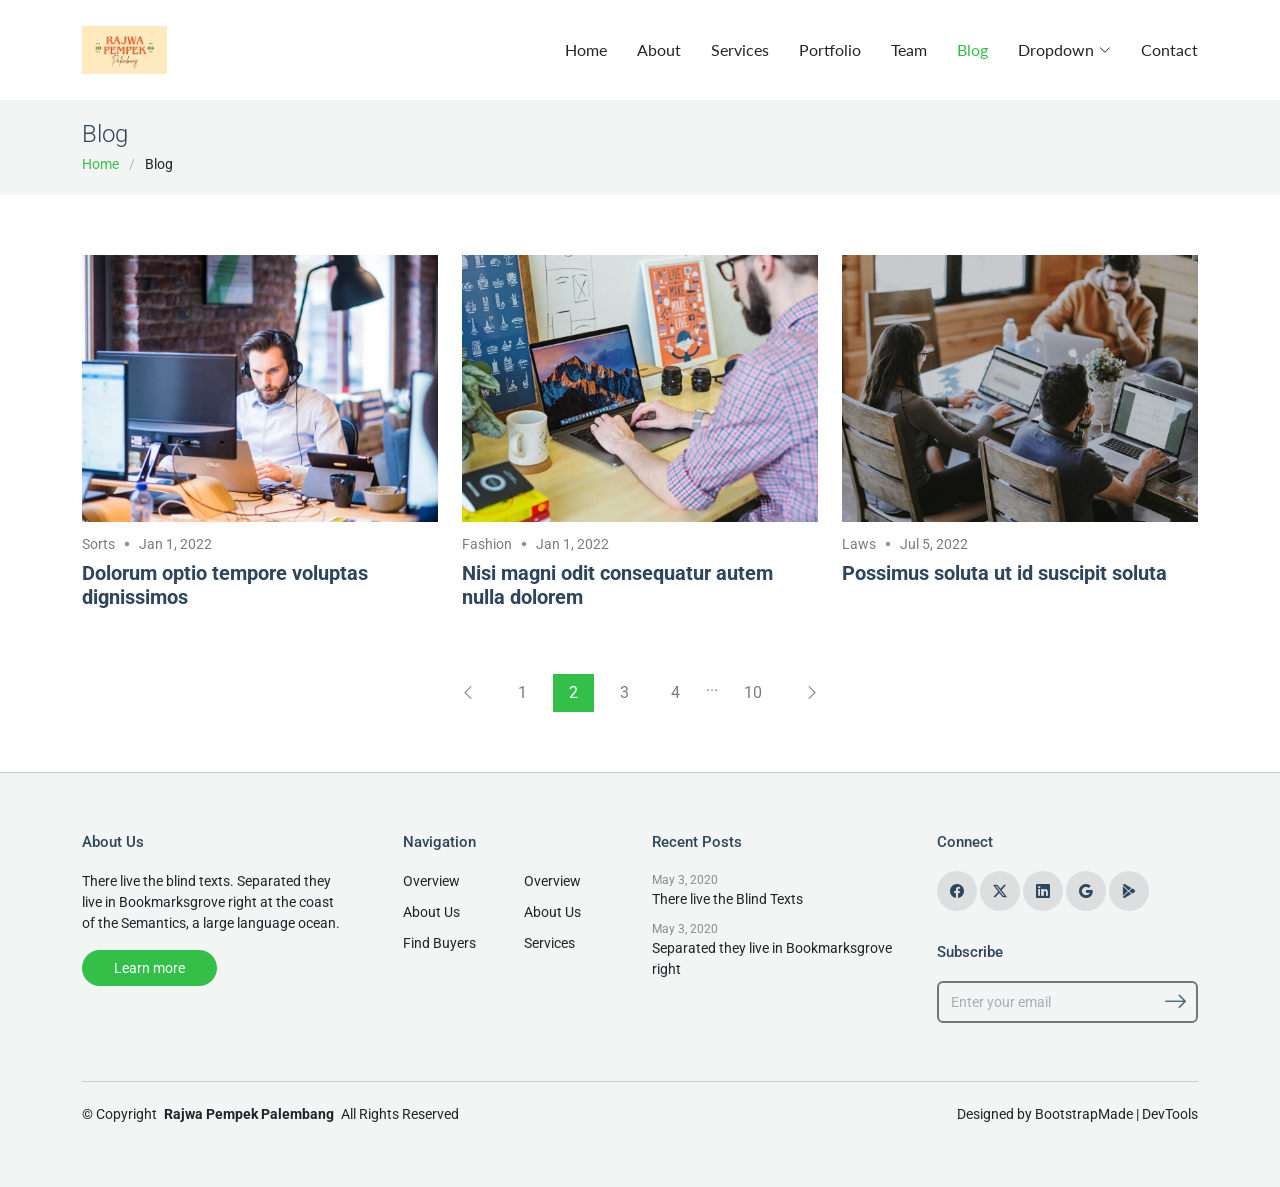
<file: blog.html>
<!DOCTYPE html>
<html lang="en">

<head>
  <meta charset="utf-8">
  <meta content="width=device-width, initial-scale=1.0" name="viewport">
  <title>Blog - Active Bootstrap Template</title>
  <meta name="description" content="">
  <meta name="keywords" content="">

  <!-- Favicons -->
  <link href="assets/img/pempek%20rajwa_page-0001.jpg?v=2" rel="icon" type="image/jpeg">
  <link href="assets/img/pempek%20rajwa_page-0001.jpg?v=2" rel="apple-touch-icon">

  <!-- Fonts -->
  <link href="https://fonts.googleapis.com" rel="preconnect">
  <link href="https://fonts.gstatic.com" rel="preconnect" crossorigin>
  <link href="https://fonts.googleapis.com/css2?family=Roboto:ital,wght@0,100;0,300;0,400;0,500;0,700;0,900;1,100;1,300;1,400;1,500;1,700;1,900&family=Lato:ital,wght@0,100;0,300;0,400;0,700;0,900;1,100;1,300;1,400;1,700;1,900&display=swap" rel="stylesheet">

  <!-- Vendor CSS Files -->
  <link href="assets/vendor/bootstrap/css/bootstrap.min.css" rel="stylesheet">
  <link href="assets/vendor/bootstrap-icons/bootstrap-icons.css" rel="stylesheet">
  <link href="assets/vendor/aos/aos.css" rel="stylesheet">
  <link href="assets/vendor/swiper/swiper-bundle.min.css" rel="stylesheet">
  <link href="assets/vendor/glightbox/css/glightbox.min.css" rel="stylesheet">

  <!-- Main CSS File -->
  <link href="assets/css/main.css" rel="stylesheet">

  <!-- =======================================================
  * Template Name: Active
  * Template URL: https://bootstrapmade.com/active-bootstrap-website-template/
  * Updated: Aug 07 2024 with Bootstrap v5.3.3
  * Author: BootstrapMade.com
  * License: https://bootstrapmade.com/license/
  ======================================================== -->
</head>

<body class="blog-page">

  <header id="header" class="header d-flex align-items-center sticky-top">
    <div class="container-fluid container-xl position-relative d-flex align-items-center justify-content-between">

      <a href="index.html" class="logo d-flex align-items-center">
        <img src="assets/img/pempek%20rajwa_page-0001.jpg" alt="Rajwa Pempek Palembang" class="sitename">
      </a>

      <nav id="navmenu" class="navmenu">
        <ul>
          <li><a href="index.html">Home</a></li>
          <li><a href="about.html">About</a></li>
          <li><a href="services.html">Services</a></li>
          <li><a href="portfolio.html">Portfolio</a></li>
          <li><a href="team.html">Team</a></li>
          <li><a href="blog.html" class="active">Blog</a></li>
          <li class="dropdown"><a href="#"><span>Dropdown</span> <i class="bi bi-chevron-down toggle-dropdown"></i></a>
            <ul>
              <li><a href="#">Dropdown 1</a></li>
              <li class="dropdown"><a href="#"><span>Deep Dropdown</span> <i class="bi bi-chevron-down toggle-dropdown"></i></a>
                <ul>
                  <li><a href="#">Deep Dropdown 1</a></li>
                  <li><a href="#">Deep Dropdown 2</a></li>
                  <li><a href="#">Deep Dropdown 3</a></li>
                  <li><a href="#">Deep Dropdown 4</a></li>
                  <li><a href="#">Deep Dropdown 5</a></li>
                </ul>
              </li>
              <li><a href="#">Dropdown 2</a></li>
              <li><a href="#">Dropdown 3</a></li>
              <li><a href="#">Dropdown 4</a></li>
            </ul>
          </li>
          <li><a href="contact.html">Contact</a></li>
        </ul>
        <i class="mobile-nav-toggle d-xl-none bi bi-list"></i>
      </nav>

    </div>
  </header>

  <main class="main">

    <!-- Page Title -->
    <div class="page-title light-background">
      <div class="container">
        <h1>Blog</h1>
        <nav class="breadcrumbs">
          <ol>
            <li><a href="index.html">Home</a></li>
            <li class="current">Blog</li>
          </ol>
        </nav>
      </div>
    </div><!-- End Page Title -->

    <!-- Blog Posts 2 Section -->
    <section id="blog-posts-2" class="blog-posts-2 section">

      <div class="container">

        <div class="row gy-5">

          <div class="col-lg-4 col-md-6">
            <article>

              <div class="post-img">
                <img src="assets/img/blog/blog-1.jpg" alt="" class="img-fluid">
              </div>

              <div class="meta-top">
                <ul>
                  <li class="d-flex align-items-center"><a href="blog-details.html">Sorts</a></li>
                  <li class="d-flex align-items-center"><i class="bi bi-dot"></i> <a href="blog-details.html"><time datetime="2022-01-01">Jan 1, 2022</time></a></li>
                </ul>
              </div>

              <h2 class="title">
                <a href="blog-details.html">Dolorum optio tempore voluptas dignissimos</a>
              </h2>

            </article>
          </div><!-- End post list item -->

          <div class="col-lg-4 col-md-6">

            <article>

              <div class="post-img">
                <img src="assets/img/blog/blog-2.jpg" alt="" class="img-fluid">
              </div>

              <div class="meta-top">
                <ul>
                  <li class="d-flex align-items-center"><a href="blog-details.html">Fashion</a></li>
                  <li class="d-flex align-items-center"><i class="bi bi-dot"></i> <a href="blog-details.html"><time datetime="2022-01-01">Jan 1, 2022</time></a></li>
                </ul>
              </div>

              <h2 class="title">
                <a href="blog-details.html">Nisi magni odit consequatur autem nulla dolorem</a>
              </h2>

            </article>

          </div><!-- End post list item -->

          <div class="col-lg-4 col-md-6">

            <article>

              <div class="post-img">
                <img src="assets/img/blog/blog-3.jpg" alt="" class="img-fluid">
              </div>

              <div class="meta-top">
                <ul>
                  <li class="d-flex align-items-center"><a href="blog-details.html">Laws</a></li>
                  <li class="d-flex align-items-center"><i class="bi bi-dot"></i> <a href="blog-details.html"><time datetime="2022-01-01">Jul 5, 2022</time></a></li>
                </ul>
              </div>

              <h2 class="title">
                <a href="blog-details.html">Possimus soluta ut id suscipit soluta</a>
              </h2>

            </article>

          </div><!-- End post list item -->

        </div><!-- End blog posts list -->

      </div>

    </section><!-- /Blog Posts 2 Section -->

    <!-- Blog Pagination Section -->
    <section id="blog-pagination" class="blog-pagination section">

      <div class="container">
        <div class="d-flex justify-content-center">
          <ul>
            <li><a href="#"><i class="bi bi-chevron-left"></i></a></li>
            <li><a href="#">1</a></li>
            <li><a href="#" class="active">2</a></li>
            <li><a href="#">3</a></li>
            <li><a href="#">4</a></li>
            <li>...</li>
            <li><a href="#">10</a></li>
            <li><a href="#"><i class="bi bi-chevron-right"></i></a></li>
          </ul>
        </div>
      </div>

    </section><!-- /Blog Pagination Section -->

  </main>

  <footer id="footer" class="footer light-background">
    <div class="container">
      <div class="row g-4">
        <div class="col-md-6 col-lg-3 mb-3 mb-md-0">
          <div class="widget">
            <h3 class="widget-heading">About Us</h3>
            <p class="mb-4">
              There live the blind texts. Separated they live in Bookmarksgrove
              right at the coast of the Semantics, a large language ocean.
            </p>
            <p class="mb-0">
              <a href="#" class="btn-learn-more">Learn more</a>
            </p>
          </div>
        </div>
        <div class="col-md-6 col-lg-3 ps-lg-5 mb-3 mb-md-0">
          <div class="widget">
            <h3 class="widget-heading">Navigation</h3>
            <ul class="list-unstyled float-start me-5">
              <li><a href="#">Overview</a></li>
              <li><a href="#">About Us</a></li>
              <li><a href="#">Find Buyers</a></li>
            </ul>
            <ul class="list-unstyled float-start">
              <li><a href="#">Overview</a></li>
              <li><a href="#">About Us</a></li>
              <li><a href="#">Services</a></li>
            </ul>
          </div>
        </div>
        <div class="col-md-6 col-lg-3 pl-lg-5">
          <div class="widget">
            <h3 class="widget-heading">Recent Posts</h3>
            <ul class="list-unstyled footer-blog-entry">
              <li>
                <span class="d-block date">May 3, 2020</span>
                <a href="#">There live the Blind Texts</a>
              </li>
              <li>
                <span class="d-block date">May 3, 2020</span>
                <a href="#">Separated they live in Bookmarksgrove right</a>
              </li>
            </ul>
          </div>
        </div>
        <div class="col-md-6 col-lg-3 pl-lg-5">
          <div class="widget">
            <h3 class="widget-heading">Connect</h3>
            <ul class="list-unstyled social-icons light mb-3">
              <li>
                <a href="#"><span class="bi bi-facebook"></span></a>
              </li>
              <li>
                <a href="#"><span class="bi bi-twitter-x"></span></a>
              </li>
              <li>
                <a href="#"><span class="bi bi-linkedin"></span></a>
              </li>
              <li>
                <a href="#"><span class="bi bi-google"></span></a>
              </li>
              <li>
                <a href="#"><span class="bi bi-google-play"></span></a>
              </li>
            </ul>
          </div>

          <div class="widget">
            <div class="footer-subscribe">
              <h3 class="widget-heading">Subscribe</h3>
              <form action="forms/newsletter.php" method="post" class="php-email-form">
                <div class="mb-2">
                  <input type="text" class="form-control" name="email" placeholder="Enter your email">

                  <button type="submit" class="btn btn-link">
                    <span class="bi bi-arrow-right"></span>
                  </button>
                </div>
                <div class="loading">Loading</div>
                <div class="error-message"></div>
                <div class="sent-message">
                  Your subscription request has been sent. Thank you!
                </div>
              </form>
            </div>
          </div>
        </div>
      </div>

      <div class="copyright d-flex flex-column flex-md-row align-items-center justify-content-md-between">
        <p>© <span>Copyright</span> <strong class="px-1 sitename">Rajwa Pempek Palembang</strong> <span>All Rights Reserved</span></p>
        <div class="credits">
          <!-- All the links in the footer should remain intact. -->
          <!-- You can delete the links only if you've purchased the pro version. -->
          <!-- Licensing information: https://bootstrapmade.com/license/ -->
          <!-- Purchase the pro version with working PHP/AJAX contact form: [buy-url] -->
          Designed by <a href="https://bootstrapmade.com/">BootstrapMade</a> | <a href="https://bootstrapmade.com/tools/">DevTools</a>
        </div>
      </div>
    </div>
  </footer>

  <!-- Scroll Top -->
  <a href="#" id="scroll-top" class="scroll-top d-flex align-items-center justify-content-center"><i class="bi bi-arrow-up-short"></i></a>

  <!-- Preloader -->
  <div id="preloader"></div>

  <!-- Vendor JS Files -->
  <script src="assets/vendor/bootstrap/js/bootstrap.bundle.min.js"></script>
  <script src="assets/vendor/php-email-form/validate.js"></script>
  <script src="assets/vendor/aos/aos.js"></script>
  <script src="assets/vendor/swiper/swiper-bundle.min.js"></script>
  <script src="assets/vendor/purecounter/purecounter_vanilla.js"></script>
  <script src="assets/vendor/glightbox/js/glightbox.min.js"></script>
  <script src="assets/vendor/imagesloaded/imagesloaded.pkgd.min.js"></script>
  <script src="assets/vendor/isotope-layout/isotope.pkgd.min.js"></script>

  <!-- Main JS File -->
  <script src="assets/js/main.js"></script>

</body>

</html>
</file>
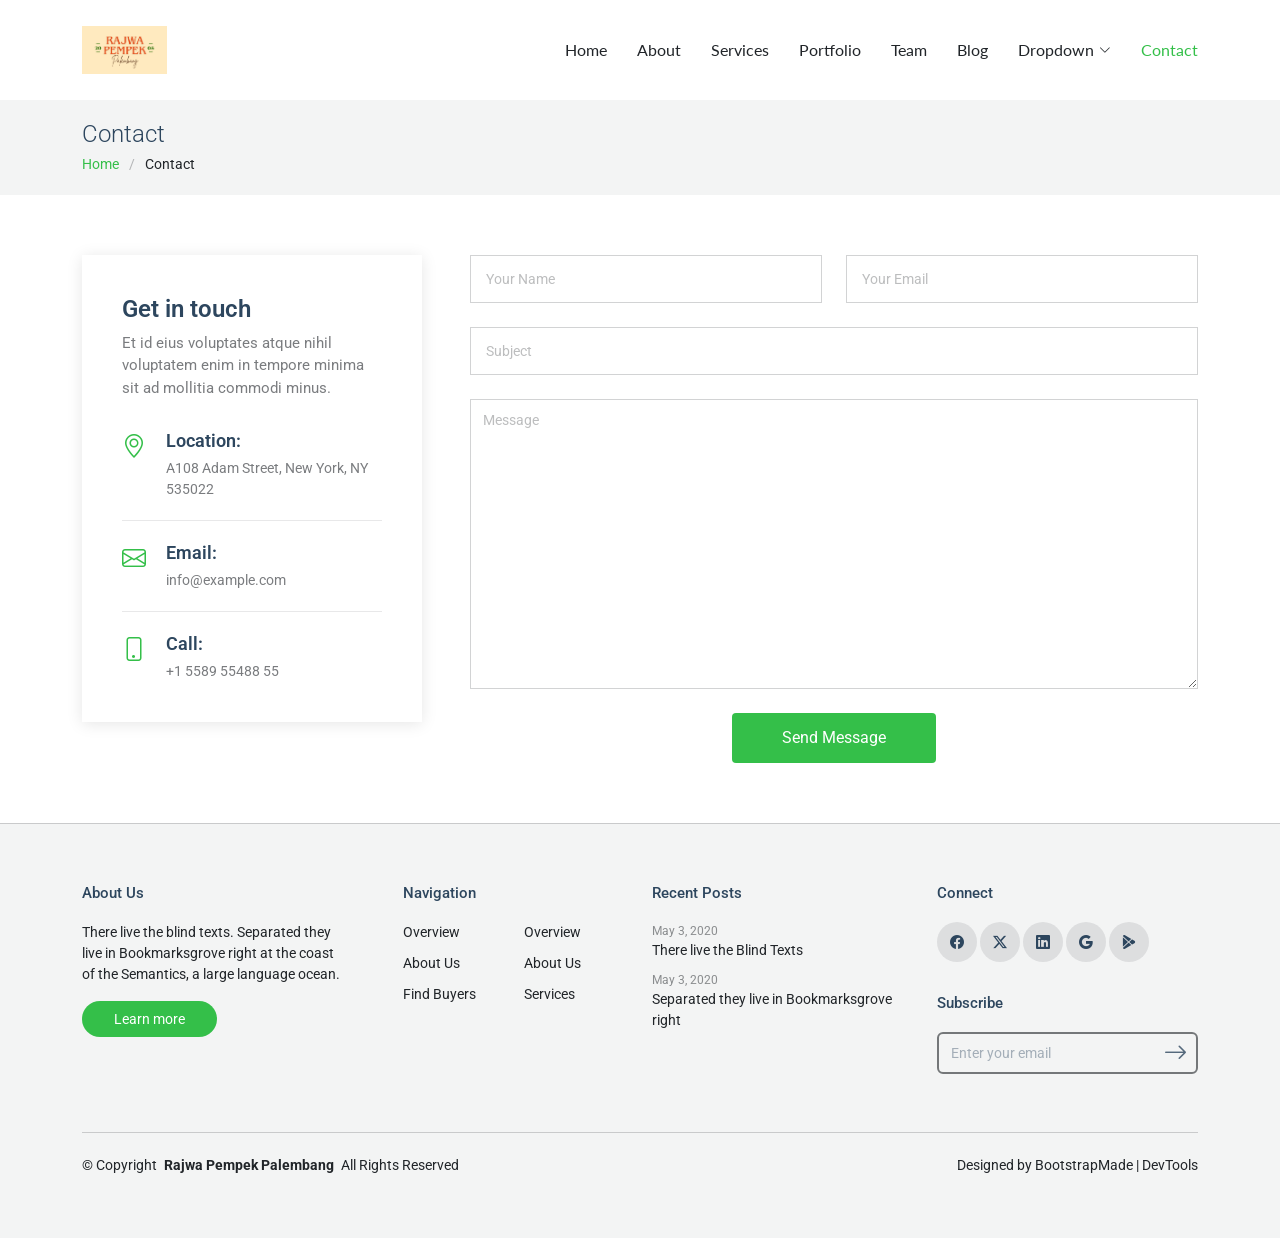
<file: contact.html>
<!DOCTYPE html>
<html lang="en">

<head>
  <meta charset="utf-8">
  <meta content="width=device-width, initial-scale=1.0" name="viewport">
  <title>Contact - Active Bootstrap Template</title>
  <meta name="description" content="">
  <meta name="keywords" content="">

  <!-- Favicons -->
  <link href="assets/img/pempek%20rajwa_page-0001.jpg?v=2" rel="icon" type="image/jpeg">
  <link href="assets/img/pempek%20rajwa_page-0001.jpg?v=2" rel="apple-touch-icon">

  <!-- Fonts -->
  <link href="https://fonts.googleapis.com" rel="preconnect">
  <link href="https://fonts.gstatic.com" rel="preconnect" crossorigin>
  <link href="https://fonts.googleapis.com/css2?family=Roboto:ital,wght@0,100;0,300;0,400;0,500;0,700;0,900;1,100;1,300;1,400;1,500;1,700;1,900&family=Lato:ital,wght@0,100;0,300;0,400;0,700;0,900;1,100;1,300;1,400;1,700;1,900&display=swap" rel="stylesheet">

  <!-- Vendor CSS Files -->
  <link href="assets/vendor/bootstrap/css/bootstrap.min.css" rel="stylesheet">
  <link href="assets/vendor/bootstrap-icons/bootstrap-icons.css" rel="stylesheet">
  <link href="assets/vendor/aos/aos.css" rel="stylesheet">
  <link href="assets/vendor/swiper/swiper-bundle.min.css" rel="stylesheet">
  <link href="assets/vendor/glightbox/css/glightbox.min.css" rel="stylesheet">

  <!-- Main CSS File -->
  <link href="assets/css/main.css" rel="stylesheet">

  <!-- =======================================================
  * Template Name: Active
  * Template URL: https://bootstrapmade.com/active-bootstrap-website-template/
  * Updated: Aug 07 2024 with Bootstrap v5.3.3
  * Author: BootstrapMade.com
  * License: https://bootstrapmade.com/license/
  ======================================================== -->
</head>

<body class="contact-page">

  <header id="header" class="header d-flex align-items-center sticky-top">
    <div class="container-fluid container-xl position-relative d-flex align-items-center justify-content-between">

      <a href="index.html" class="logo d-flex align-items-center">
        <img src="assets/img/pempek%20rajwa_page-0001.jpg" alt="Rajwa Pempek Palembang" class="sitename">
      </a>

      <nav id="navmenu" class="navmenu">
        <ul>
          <li><a href="index.html">Home</a></li>
          <li><a href="about.html">About</a></li>
          <li><a href="services.html">Services</a></li>
          <li><a href="portfolio.html">Portfolio</a></li>
          <li><a href="team.html">Team</a></li>
          <li><a href="blog.html">Blog</a></li>
          <li class="dropdown"><a href="#"><span>Dropdown</span> <i class="bi bi-chevron-down toggle-dropdown"></i></a>
            <ul>
              <li><a href="#">Dropdown 1</a></li>
              <li class="dropdown"><a href="#"><span>Deep Dropdown</span> <i class="bi bi-chevron-down toggle-dropdown"></i></a>
                <ul>
                  <li><a href="#">Deep Dropdown 1</a></li>
                  <li><a href="#">Deep Dropdown 2</a></li>
                  <li><a href="#">Deep Dropdown 3</a></li>
                  <li><a href="#">Deep Dropdown 4</a></li>
                  <li><a href="#">Deep Dropdown 5</a></li>
                </ul>
              </li>
              <li><a href="#">Dropdown 2</a></li>
              <li><a href="#">Dropdown 3</a></li>
              <li><a href="#">Dropdown 4</a></li>
            </ul>
          </li>
          <li><a href="contact.html" class="active">Contact</a></li>
        </ul>
        <i class="mobile-nav-toggle d-xl-none bi bi-list"></i>
      </nav>

    </div>
  </header>

  <main class="main">

    <!-- Page Title -->
    <div class="page-title light-background">
      <div class="container">
        <h1>Contact</h1>
        <nav class="breadcrumbs">
          <ol>
            <li><a href="index.html">Home</a></li>
            <li class="current">Contact</li>
          </ol>
        </nav>
      </div>
    </div><!-- End Page Title -->

    <!-- Contact Section -->
    <section id="contact" class="contact section">

      <div class="container" data-aos="fade">

        <div class="row gy-5 gx-lg-5">

          <div class="col-lg-4">

            <div class="info">
              <h3>Get in touch</h3>
              <p>Et id eius voluptates atque nihil voluptatem enim in tempore minima sit ad mollitia commodi minus.</p>

              <div class="info-item d-flex">
                <i class="bi bi-geo-alt flex-shrink-0"></i>
                <div>
                  <h4>Location:</h4>
                  <p>A108 Adam Street, New York, NY 535022</p>
                </div>
              </div><!-- End Info Item -->

              <div class="info-item d-flex">
                <i class="bi bi-envelope flex-shrink-0"></i>
                <div>
                  <h4>Email:</h4>
                  <p>info@example.com</p>
                </div>
              </div><!-- End Info Item -->

              <div class="info-item d-flex">
                <i class="bi bi-phone flex-shrink-0"></i>
                <div>
                  <h4>Call:</h4>
                  <p>+1 5589 55488 55</p>
                </div>
              </div><!-- End Info Item -->

            </div>

          </div>

          <div class="col-lg-8">
            <form action="forms/contact.php" method="post" role="form" class="php-email-form">
              <div class="row">
                <div class="col-md-6 form-group">
                  <input type="text" name="name" class="form-control" id="name" placeholder="Your Name" required="">
                </div>
                <div class="col-md-6 form-group mt-3 mt-md-0">
                  <input type="email" class="form-control" name="email" id="email" placeholder="Your Email" required="">
                </div>
              </div>
              <div class="form-group mt-3">
                <input type="text" class="form-control" name="subject" id="subject" placeholder="Subject" required="">
              </div>
              <div class="form-group mt-3">
                <textarea class="form-control" name="message" placeholder="Message" required=""></textarea>
              </div>
              <div class="my-3">
                <div class="loading">Loading</div>
                <div class="error-message"></div>
                <div class="sent-message">Your message has been sent. Thank you!</div>
              </div>
              <div class="text-center"><button type="submit">Send Message</button></div>
            </form>
          </div><!-- End Contact Form -->

        </div>

      </div>

    </section><!-- /Contact Section -->

  </main>

  <footer id="footer" class="footer light-background">
    <div class="container">
      <div class="row g-4">
        <div class="col-md-6 col-lg-3 mb-3 mb-md-0">
          <div class="widget">
            <h3 class="widget-heading">About Us</h3>
            <p class="mb-4">
              There live the blind texts. Separated they live in Bookmarksgrove
              right at the coast of the Semantics, a large language ocean.
            </p>
            <p class="mb-0">
              <a href="#" class="btn-learn-more">Learn more</a>
            </p>
          </div>
        </div>
        <div class="col-md-6 col-lg-3 ps-lg-5 mb-3 mb-md-0">
          <div class="widget">
            <h3 class="widget-heading">Navigation</h3>
            <ul class="list-unstyled float-start me-5">
              <li><a href="#">Overview</a></li>
              <li><a href="#">About Us</a></li>
              <li><a href="#">Find Buyers</a></li>
            </ul>
            <ul class="list-unstyled float-start">
              <li><a href="#">Overview</a></li>
              <li><a href="#">About Us</a></li>
              <li><a href="#">Services</a></li>
            </ul>
          </div>
        </div>
        <div class="col-md-6 col-lg-3 pl-lg-5">
          <div class="widget">
            <h3 class="widget-heading">Recent Posts</h3>
            <ul class="list-unstyled footer-blog-entry">
              <li>
                <span class="d-block date">May 3, 2020</span>
                <a href="#">There live the Blind Texts</a>
              </li>
              <li>
                <span class="d-block date">May 3, 2020</span>
                <a href="#">Separated they live in Bookmarksgrove right</a>
              </li>
            </ul>
          </div>
        </div>
        <div class="col-md-6 col-lg-3 pl-lg-5">
          <div class="widget">
            <h3 class="widget-heading">Connect</h3>
            <ul class="list-unstyled social-icons light mb-3">
              <li>
                <a href="#"><span class="bi bi-facebook"></span></a>
              </li>
              <li>
                <a href="#"><span class="bi bi-twitter-x"></span></a>
              </li>
              <li>
                <a href="#"><span class="bi bi-linkedin"></span></a>
              </li>
              <li>
                <a href="#"><span class="bi bi-google"></span></a>
              </li>
              <li>
                <a href="#"><span class="bi bi-google-play"></span></a>
              </li>
            </ul>
          </div>

          <div class="widget">
            <div class="footer-subscribe">
              <h3 class="widget-heading">Subscribe</h3>
              <form action="forms/newsletter.php" method="post" class="php-email-form">
                <div class="mb-2">
                  <input type="text" class="form-control" name="email" placeholder="Enter your email">

                  <button type="submit" class="btn btn-link">
                    <span class="bi bi-arrow-right"></span>
                  </button>
                </div>
                <div class="loading">Loading</div>
                <div class="error-message"></div>
                <div class="sent-message">
                  Your subscription request has been sent. Thank you!
                </div>
              </form>
            </div>
          </div>
        </div>
      </div>

      <div class="copyright d-flex flex-column flex-md-row align-items-center justify-content-md-between">
        <p>© <span>Copyright</span> <strong class="px-1 sitename">Rajwa Pempek Palembang</strong> <span>All Rights Reserved</span></p>
        <div class="credits">
          <!-- All the links in the footer should remain intact. -->
          <!-- You can delete the links only if you've purchased the pro version. -->
          <!-- Licensing information: https://bootstrapmade.com/license/ -->
          <!-- Purchase the pro version with working PHP/AJAX contact form: [buy-url] -->
          Designed by <a href="https://bootstrapmade.com/">BootstrapMade</a> | <a href="https://bootstrapmade.com/tools/">DevTools</a>
        </div>
      </div>
    </div>
  </footer>

  <!-- Scroll Top -->
  <a href="#" id="scroll-top" class="scroll-top d-flex align-items-center justify-content-center"><i class="bi bi-arrow-up-short"></i></a>

  <!-- Preloader -->
  <div id="preloader"></div>

  <!-- Vendor JS Files -->
  <script src="assets/vendor/bootstrap/js/bootstrap.bundle.min.js"></script>
  <script src="assets/vendor/php-email-form/validate.js"></script>
  <script src="assets/vendor/aos/aos.js"></script>
  <script src="assets/vendor/swiper/swiper-bundle.min.js"></script>
  <script src="assets/vendor/purecounter/purecounter_vanilla.js"></script>
  <script src="assets/vendor/glightbox/js/glightbox.min.js"></script>
  <script src="assets/vendor/imagesloaded/imagesloaded.pkgd.min.js"></script>
  <script src="assets/vendor/isotope-layout/isotope.pkgd.min.js"></script>

  <!-- Main JS File -->
  <script src="assets/js/main.js"></script>

</body>

</html>
</file>
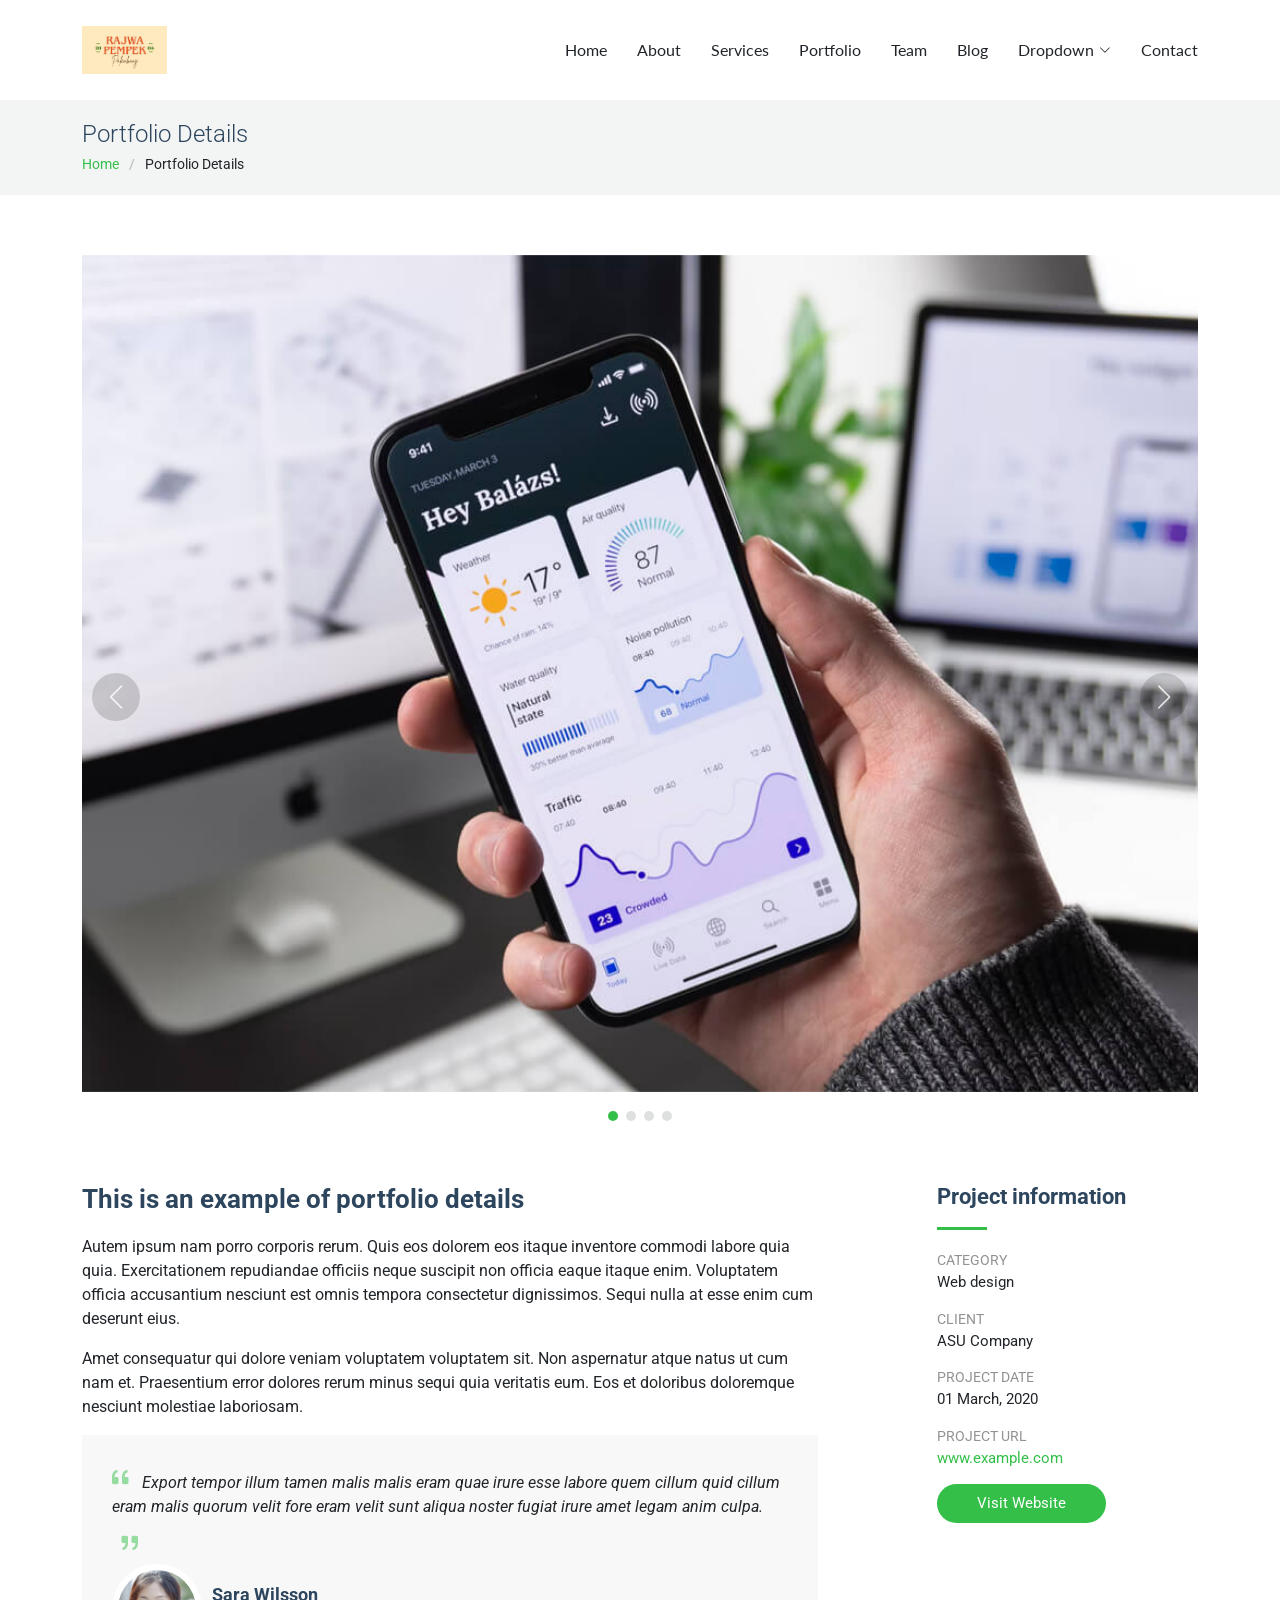
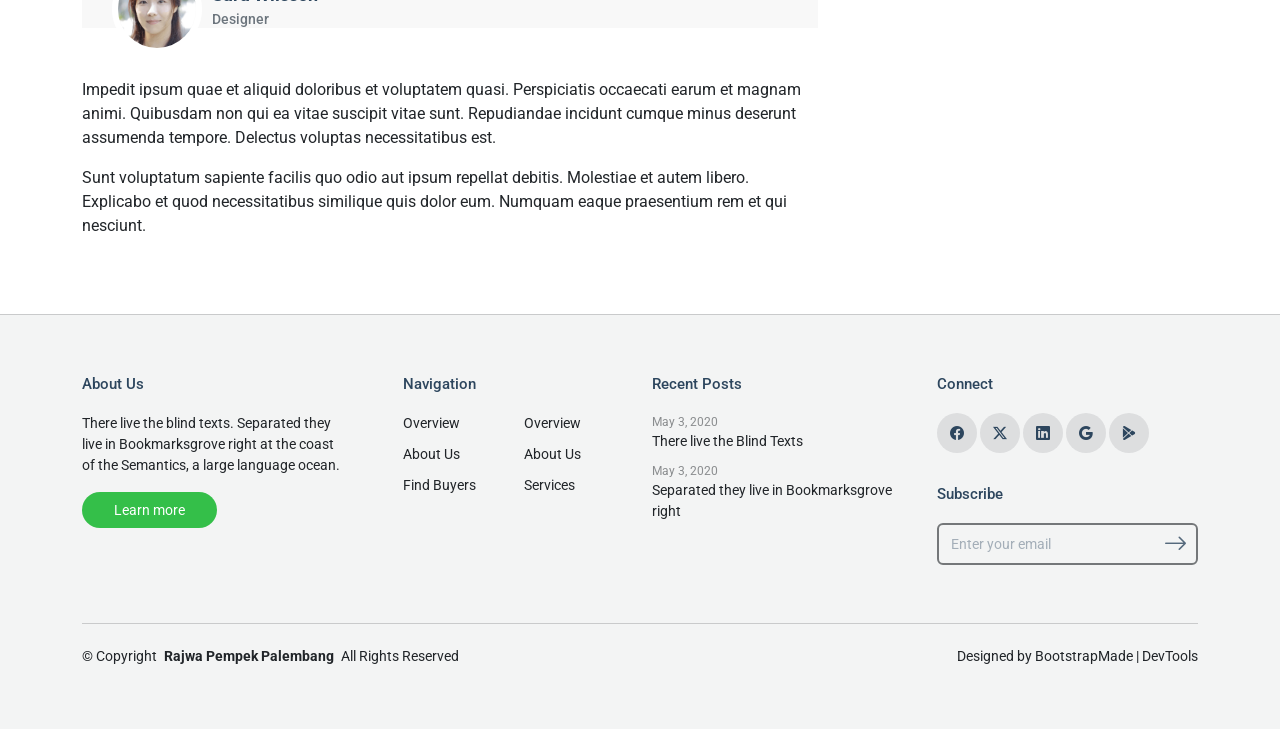
<file: portfolio-details.html>
<!DOCTYPE html>
<html lang="en">

<head>
  <meta charset="utf-8">
  <meta content="width=device-width, initial-scale=1.0" name="viewport">
  <title>Portfolio Details - Active Bootstrap Template</title>
  <meta name="description" content="">
  <meta name="keywords" content="">

  <!-- Favicons -->
  <link href="assets/img/pempek%20rajwa_page-0001.jpg?v=2" rel="icon" type="image/jpeg">
  <link href="assets/img/pempek%20rajwa_page-0001.jpg?v=2" rel="apple-touch-icon">

  <!-- Fonts -->
  <link href="https://fonts.googleapis.com" rel="preconnect">
  <link href="https://fonts.gstatic.com" rel="preconnect" crossorigin>
  <link href="https://fonts.googleapis.com/css2?family=Roboto:ital,wght@0,100;0,300;0,400;0,500;0,700;0,900;1,100;1,300;1,400;1,500;1,700;1,900&family=Lato:ital,wght@0,100;0,300;0,400;0,700;0,900;1,100;1,300;1,400;1,700;1,900&display=swap" rel="stylesheet">

  <!-- Vendor CSS Files -->
  <link href="assets/vendor/bootstrap/css/bootstrap.min.css" rel="stylesheet">
  <link href="assets/vendor/bootstrap-icons/bootstrap-icons.css" rel="stylesheet">
  <link href="assets/vendor/aos/aos.css" rel="stylesheet">
  <link href="assets/vendor/swiper/swiper-bundle.min.css" rel="stylesheet">
  <link href="assets/vendor/glightbox/css/glightbox.min.css" rel="stylesheet">

  <!-- Main CSS File -->
  <link href="assets/css/main.css" rel="stylesheet">

  <!-- =======================================================
  * Template Name: Active
  * Template URL: https://bootstrapmade.com/active-bootstrap-website-template/
  * Updated: Aug 07 2024 with Bootstrap v5.3.3
  * Author: BootstrapMade.com
  * License: https://bootstrapmade.com/license/
  ======================================================== -->
</head>

<body class="portfolio-details-page">

  <header id="header" class="header d-flex align-items-center sticky-top">
    <div class="container-fluid container-xl position-relative d-flex align-items-center justify-content-between">

      <a href="index.html" class="logo d-flex align-items-center">
        <img src="assets/img/pempek%20rajwa_page-0001.jpg" alt="Rajwa Pempek Palembang" class="sitename">
      </a>

      <nav id="navmenu" class="navmenu">
        <ul>
          <li><a href="index.html">Home</a></li>
          <li><a href="about.html">About</a></li>
          <li><a href="services.html">Services</a></li>
          <li><a href="portfolio.html">Portfolio</a></li>
          <li><a href="team.html">Team</a></li>
          <li><a href="blog.html">Blog</a></li>
          <li class="dropdown"><a href="#"><span>Dropdown</span> <i class="bi bi-chevron-down toggle-dropdown"></i></a>
            <ul>
              <li><a href="#">Dropdown 1</a></li>
              <li class="dropdown"><a href="#"><span>Deep Dropdown</span> <i class="bi bi-chevron-down toggle-dropdown"></i></a>
                <ul>
                  <li><a href="#">Deep Dropdown 1</a></li>
                  <li><a href="#">Deep Dropdown 2</a></li>
                  <li><a href="#">Deep Dropdown 3</a></li>
                  <li><a href="#">Deep Dropdown 4</a></li>
                  <li><a href="#">Deep Dropdown 5</a></li>
                </ul>
              </li>
              <li><a href="#">Dropdown 2</a></li>
              <li><a href="#">Dropdown 3</a></li>
              <li><a href="#">Dropdown 4</a></li>
            </ul>
          </li>
          <li><a href="contact.html">Contact</a></li>
        </ul>
        <i class="mobile-nav-toggle d-xl-none bi bi-list"></i>
      </nav>

    </div>
  </header>

  <main class="main">

    <!-- Page Title -->
    <div class="page-title light-background">
      <div class="container">
        <h1>Portfolio Details</h1>
        <nav class="breadcrumbs">
          <ol>
            <li><a href="index.html">Home</a></li>
            <li class="current">Portfolio Details</li>
          </ol>
        </nav>
      </div>
    </div><!-- End Page Title -->

    <!-- Portfolio Details Section -->
    <section id="portfolio-details" class="portfolio-details section">

      <div class="container" data-aos="fade-up">

        <div class="portfolio-details-slider swiper init-swiper">
          <script type="application/json" class="swiper-config">
            {
              "loop": true,
              "speed": 600,
              "autoplay": {
                "delay": 5000
              },
              "slidesPerView": "auto",
              "navigation": {
                "nextEl": ".swiper-button-next",
                "prevEl": ".swiper-button-prev"
              },
              "pagination": {
                "el": ".swiper-pagination",
                "type": "bullets",
                "clickable": true
              }
            }
          </script>
          <div class="swiper-wrapper align-items-center">

            <div class="swiper-slide">
              <img src="assets/img/portfolio/app-1.jpg" alt="">
            </div>

            <div class="swiper-slide">
              <img src="assets/img/portfolio/product-1.jpg" alt="">
            </div>

            <div class="swiper-slide">
              <img src="assets/img/portfolio/branding-1.jpg" alt="">
            </div>

            <div class="swiper-slide">
              <img src="assets/img/portfolio/books-1.jpg" alt="">
            </div>

          </div>
          <div class="swiper-button-prev"></div>
          <div class="swiper-button-next"></div>
          <div class="swiper-pagination"></div>
        </div>

        <div class="row justify-content-between gy-4 mt-4">

          <div class="col-lg-8" data-aos="fade-up">
            <div class="portfolio-description">
              <h2>This is an example of portfolio details</h2>
              <p>
                Autem ipsum nam porro corporis rerum. Quis eos dolorem eos itaque inventore commodi labore quia quia. Exercitationem repudiandae officiis neque suscipit non officia eaque itaque enim. Voluptatem officia accusantium nesciunt est omnis tempora consectetur dignissimos. Sequi nulla at esse enim cum deserunt eius.
              </p>
              <p>
                Amet consequatur qui dolore veniam voluptatem voluptatem sit. Non aspernatur atque natus ut cum nam et. Praesentium error dolores rerum minus sequi quia veritatis eum. Eos et doloribus doloremque nesciunt molestiae laboriosam.
              </p>

              <div class="testimonial-item">
                <p>
                  <i class="bi bi-quote quote-icon-left"></i>
                  <span>Export tempor illum tamen malis malis eram quae irure esse labore quem cillum quid cillum eram malis quorum velit fore eram velit sunt aliqua noster fugiat irure amet legam anim culpa.</span>
                  <i class="bi bi-quote quote-icon-right"></i>
                </p>
                <div>
                  <img src="assets/img/testimonials/testimonials-2.jpg" class="testimonial-img" alt="">
                  <h3>Sara Wilsson</h3>
                  <h4>Designer</h4>
                </div>
              </div>

              <p>
                Impedit ipsum quae et aliquid doloribus et voluptatem quasi. Perspiciatis occaecati earum et magnam animi. Quibusdam non qui ea vitae suscipit vitae sunt. Repudiandae incidunt cumque minus deserunt assumenda tempore. Delectus voluptas necessitatibus est.
              </p>

              <p>
                Sunt voluptatum sapiente facilis quo odio aut ipsum repellat debitis. Molestiae et autem libero. Explicabo et quod necessitatibus similique quis dolor eum. Numquam eaque praesentium rem et qui nesciunt.
              </p>

            </div>
          </div>

          <div class="col-lg-3" data-aos="fade-up" data-aos-delay="100">
            <div class="portfolio-info">
              <h3>Project information</h3>
              <ul>
                <li><strong>Category</strong> Web design</li>
                <li><strong>Client</strong> ASU Company</li>
                <li><strong>Project date</strong> 01 March, 2020</li>
                <li><strong>Project URL</strong> <a href="#">www.example.com</a></li>
                <li><a href="#" class="btn-visit align-self-start">Visit Website</a></li>
              </ul>
            </div>
          </div>

        </div>

      </div>

    </section><!-- /Portfolio Details Section -->

  </main>

  <footer id="footer" class="footer light-background">
    <div class="container">
      <div class="row g-4">
        <div class="col-md-6 col-lg-3 mb-3 mb-md-0">
          <div class="widget">
            <h3 class="widget-heading">About Us</h3>
            <p class="mb-4">
              There live the blind texts. Separated they live in Bookmarksgrove
              right at the coast of the Semantics, a large language ocean.
            </p>
            <p class="mb-0">
              <a href="#" class="btn-learn-more">Learn more</a>
            </p>
          </div>
        </div>
        <div class="col-md-6 col-lg-3 ps-lg-5 mb-3 mb-md-0">
          <div class="widget">
            <h3 class="widget-heading">Navigation</h3>
            <ul class="list-unstyled float-start me-5">
              <li><a href="#">Overview</a></li>
              <li><a href="#">About Us</a></li>
              <li><a href="#">Find Buyers</a></li>
            </ul>
            <ul class="list-unstyled float-start">
              <li><a href="#">Overview</a></li>
              <li><a href="#">About Us</a></li>
              <li><a href="#">Services</a></li>
            </ul>
          </div>
        </div>
        <div class="col-md-6 col-lg-3 pl-lg-5">
          <div class="widget">
            <h3 class="widget-heading">Recent Posts</h3>
            <ul class="list-unstyled footer-blog-entry">
              <li>
                <span class="d-block date">May 3, 2020</span>
                <a href="#">There live the Blind Texts</a>
              </li>
              <li>
                <span class="d-block date">May 3, 2020</span>
                <a href="#">Separated they live in Bookmarksgrove right</a>
              </li>
            </ul>
          </div>
        </div>
        <div class="col-md-6 col-lg-3 pl-lg-5">
          <div class="widget">
            <h3 class="widget-heading">Connect</h3>
            <ul class="list-unstyled social-icons light mb-3">
              <li>
                <a href="#"><span class="bi bi-facebook"></span></a>
              </li>
              <li>
                <a href="#"><span class="bi bi-twitter-x"></span></a>
              </li>
              <li>
                <a href="#"><span class="bi bi-linkedin"></span></a>
              </li>
              <li>
                <a href="#"><span class="bi bi-google"></span></a>
              </li>
              <li>
                <a href="#"><span class="bi bi-google-play"></span></a>
              </li>
            </ul>
          </div>

          <div class="widget">
            <div class="footer-subscribe">
              <h3 class="widget-heading">Subscribe</h3>
              <form action="forms/newsletter.php" method="post" class="php-email-form">
                <div class="mb-2">
                  <input type="text" class="form-control" name="email" placeholder="Enter your email">

                  <button type="submit" class="btn btn-link">
                    <span class="bi bi-arrow-right"></span>
                  </button>
                </div>
                <div class="loading">Loading</div>
                <div class="error-message"></div>
                <div class="sent-message">
                  Your subscription request has been sent. Thank you!
                </div>
              </form>
            </div>
          </div>
        </div>
      </div>

      <div class="copyright d-flex flex-column flex-md-row align-items-center justify-content-md-between">
        <p>© <span>Copyright</span> <strong class="px-1 sitename">Rajwa Pempek Palembang</strong> <span>All Rights Reserved</span></p>
        <div class="credits">
          <!-- All the links in the footer should remain intact. -->
          <!-- You can delete the links only if you've purchased the pro version. -->
          <!-- Licensing information: https://bootstrapmade.com/license/ -->
          <!-- Purchase the pro version with working PHP/AJAX contact form: [buy-url] -->
          Designed by <a href="https://bootstrapmade.com/">BootstrapMade</a> | <a href="https://bootstrapmade.com/tools/">DevTools</a>
        </div>
      </div>
    </div>
  </footer>

  <!-- Scroll Top -->
  <a href="#" id="scroll-top" class="scroll-top d-flex align-items-center justify-content-center"><i class="bi bi-arrow-up-short"></i></a>

  <!-- Preloader -->
  <div id="preloader"></div>

  <!-- Vendor JS Files -->
  <script src="assets/vendor/bootstrap/js/bootstrap.bundle.min.js"></script>
  <script src="assets/vendor/php-email-form/validate.js"></script>
  <script src="assets/vendor/aos/aos.js"></script>
  <script src="assets/vendor/swiper/swiper-bundle.min.js"></script>
  <script src="assets/vendor/purecounter/purecounter_vanilla.js"></script>
  <script src="assets/vendor/glightbox/js/glightbox.min.js"></script>
  <script src="assets/vendor/imagesloaded/imagesloaded.pkgd.min.js"></script>
  <script src="assets/vendor/isotope-layout/isotope.pkgd.min.js"></script>

  <!-- Main JS File -->
  <script src="assets/js/main.js"></script>

</body>

</html>
</file>
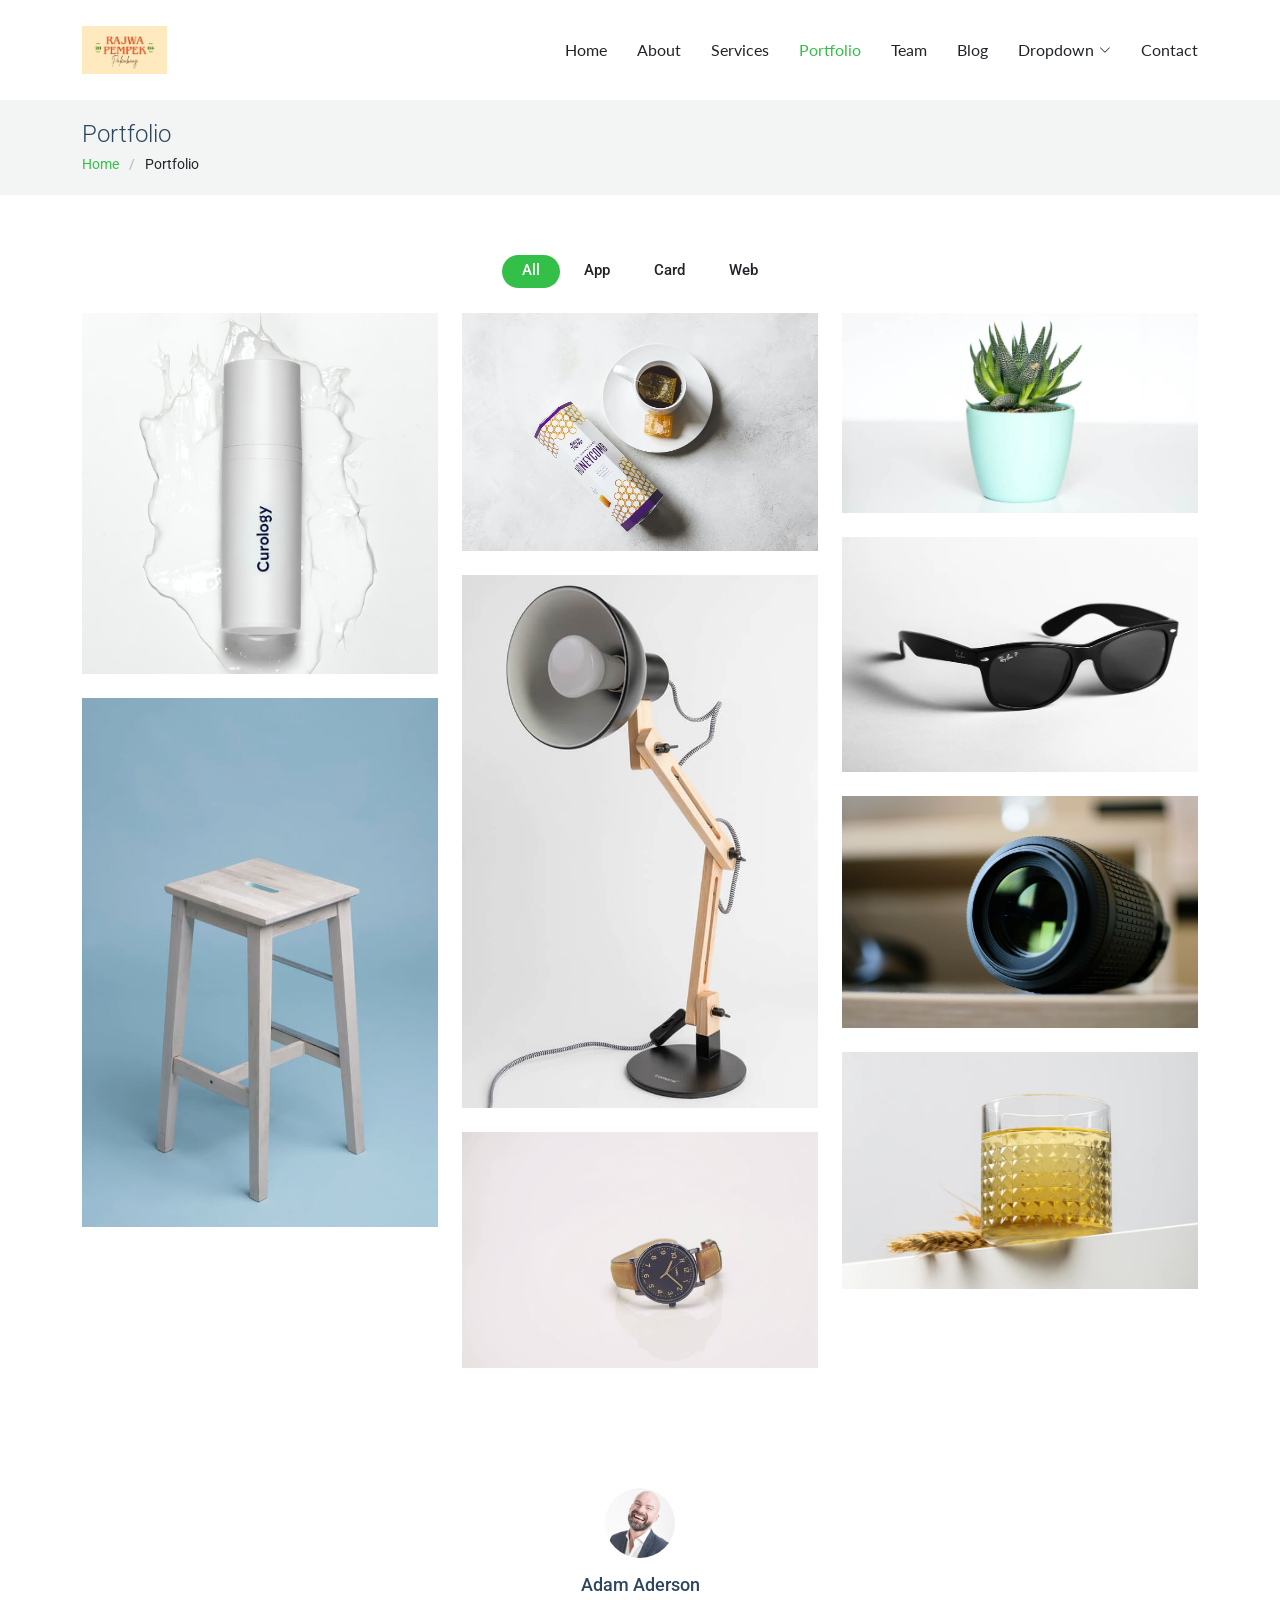
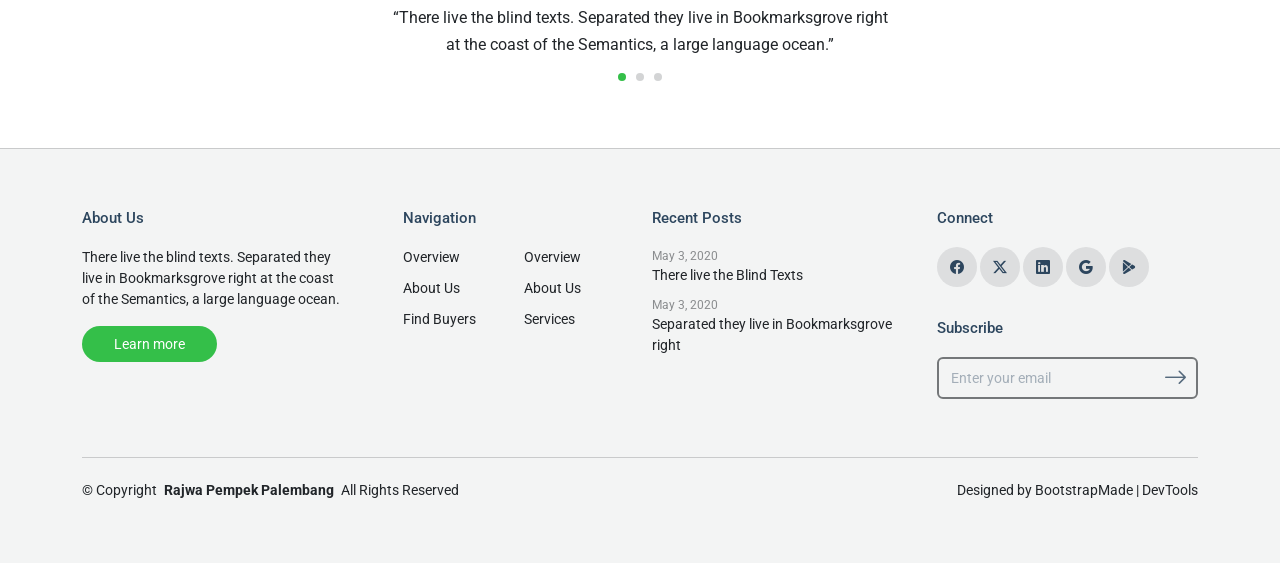
<file: portfolio.html>
<!DOCTYPE html>
<html lang="en">

<head>
  <meta charset="utf-8">
  <meta content="width=device-width, initial-scale=1.0" name="viewport">
  <title>Portfolio - Active Bootstrap Template</title>
  <meta name="description" content="">
  <meta name="keywords" content="">

  <!-- Favicons -->
  <link href="assets/img/pempek%20rajwa_page-0001.jpg?v=2" rel="icon" type="image/jpeg">
  <link href="assets/img/pempek%20rajwa_page-0001.jpg?v=2" rel="apple-touch-icon">

  <!-- Fonts -->
  <link href="https://fonts.googleapis.com" rel="preconnect">
  <link href="https://fonts.gstatic.com" rel="preconnect" crossorigin>
  <link href="https://fonts.googleapis.com/css2?family=Roboto:ital,wght@0,100;0,300;0,400;0,500;0,700;0,900;1,100;1,300;1,400;1,500;1,700;1,900&family=Lato:ital,wght@0,100;0,300;0,400;0,700;0,900;1,100;1,300;1,400;1,700;1,900&display=swap" rel="stylesheet">

  <!-- Vendor CSS Files -->
  <link href="assets/vendor/bootstrap/css/bootstrap.min.css" rel="stylesheet">
  <link href="assets/vendor/bootstrap-icons/bootstrap-icons.css" rel="stylesheet">
  <link href="assets/vendor/aos/aos.css" rel="stylesheet">
  <link href="assets/vendor/swiper/swiper-bundle.min.css" rel="stylesheet">
  <link href="assets/vendor/glightbox/css/glightbox.min.css" rel="stylesheet">

  <!-- Main CSS File -->
  <link href="assets/css/main.css" rel="stylesheet">

  <!-- =======================================================
  * Template Name: Active
  * Template URL: https://bootstrapmade.com/active-bootstrap-website-template/
  * Updated: Aug 07 2024 with Bootstrap v5.3.3
  * Author: BootstrapMade.com
  * License: https://bootstrapmade.com/license/
  ======================================================== -->
</head>

<body class="portfolio-page">

  <header id="header" class="header d-flex align-items-center sticky-top">
    <div class="container-fluid container-xl position-relative d-flex align-items-center justify-content-between">

      <a href="index.html" class="logo d-flex align-items-center">
        <img src="assets/img/pempek%20rajwa_page-0001.jpg" alt="Rajwa Pempek Palembang" class="sitename">
      </a>

      <nav id="navmenu" class="navmenu">
        <ul>
          <li><a href="index.html">Home</a></li>
          <li><a href="about.html">About</a></li>
          <li><a href="services.html">Services</a></li>
          <li><a href="portfolio.html" class="active">Portfolio</a></li>
          <li><a href="team.html">Team</a></li>
          <li><a href="blog.html">Blog</a></li>
          <li class="dropdown"><a href="#"><span>Dropdown</span> <i class="bi bi-chevron-down toggle-dropdown"></i></a>
            <ul>
              <li><a href="#">Dropdown 1</a></li>
              <li class="dropdown"><a href="#"><span>Deep Dropdown</span> <i class="bi bi-chevron-down toggle-dropdown"></i></a>
                <ul>
                  <li><a href="#">Deep Dropdown 1</a></li>
                  <li><a href="#">Deep Dropdown 2</a></li>
                  <li><a href="#">Deep Dropdown 3</a></li>
                  <li><a href="#">Deep Dropdown 4</a></li>
                  <li><a href="#">Deep Dropdown 5</a></li>
                </ul>
              </li>
              <li><a href="#">Dropdown 2</a></li>
              <li><a href="#">Dropdown 3</a></li>
              <li><a href="#">Dropdown 4</a></li>
            </ul>
          </li>
          <li><a href="contact.html">Contact</a></li>
        </ul>
        <i class="mobile-nav-toggle d-xl-none bi bi-list"></i>
      </nav>

    </div>
  </header>

  <main class="main">

    <!-- Page Title -->
    <div class="page-title light-background">
      <div class="container">
        <h1>Portfolio</h1>
        <nav class="breadcrumbs">
          <ol>
            <li><a href="index.html">Home</a></li>
            <li class="current">Portfolio</li>
          </ol>
        </nav>
      </div>
    </div><!-- End Page Title -->

    <!-- Portfolio Section -->
    <section id="portfolio" class="portfolio section">

      <div class="container">

        <div class="isotope-layout" data-default-filter="*" data-layout="masonry" data-sort="original-order">

          <ul class="portfolio-filters isotope-filters" data-aos="fade-up" data-aos-delay="100">
            <li data-filter="*" class="filter-active">All</li>
            <li data-filter=".filter-app">App</li>
            <li data-filter=".filter-product">Card</li>
            <li data-filter=".filter-branding">Web</li>
          </ul><!-- End Portfolio Filters -->

          <div class="row gy-4 isotope-container" data-aos="fade-up" data-aos-delay="200">

            <div class="col-lg-4 col-md-6 portfolio-item isotope-item filter-app">
              <img src="assets/img/masonry-portfolio/masonry-portfolio-1.jpg" class="img-fluid" alt="">
              <div class="portfolio-info">
                <h4>App 1</h4>
                <p>Lorem ipsum, dolor sit</p>
                <a href="assets/img/masonry-portfolio/masonry-portfolio-1.jpg" title="App 1" data-gallery="portfolio-gallery-app" class="glightbox preview-link"><i class="bi bi-zoom-in"></i></a>
                <a href="portfolio-details.html" title="More Details" class="details-link"><i class="bi bi-link-45deg"></i></a>
              </div>
            </div><!-- End Portfolio Item -->

            <div class="col-lg-4 col-md-6 portfolio-item isotope-item filter-product">
              <img src="assets/img/masonry-portfolio/masonry-portfolio-2.jpg" class="img-fluid" alt="">
              <div class="portfolio-info">
                <h4>Product 1</h4>
                <p>Lorem ipsum, dolor sit</p>
                <a href="assets/img/masonry-portfolio/masonry-portfolio-2.jpg" title="Product 1" data-gallery="portfolio-gallery-product" class="glightbox preview-link"><i class="bi bi-zoom-in"></i></a>
                <a href="portfolio-details.html" title="More Details" class="details-link"><i class="bi bi-link-45deg"></i></a>
              </div>
            </div><!-- End Portfolio Item -->

            <div class="col-lg-4 col-md-6 portfolio-item isotope-item filter-branding">
              <img src="assets/img/masonry-portfolio/masonry-portfolio-3.jpg" class="img-fluid" alt="">
              <div class="portfolio-info">
                <h4>Branding 1</h4>
                <p>Lorem ipsum, dolor sit</p>
                <a href="assets/img/masonry-portfolio/masonry-portfolio-3.jpg" title="Branding 1" data-gallery="portfolio-gallery-branding" class="glightbox preview-link"><i class="bi bi-zoom-in"></i></a>
                <a href="portfolio-details.html" title="More Details" class="details-link"><i class="bi bi-link-45deg"></i></a>
              </div>
            </div><!-- End Portfolio Item -->

            <div class="col-lg-4 col-md-6 portfolio-item isotope-item filter-app">
              <img src="assets/img/masonry-portfolio/masonry-portfolio-4.jpg" class="img-fluid" alt="">
              <div class="portfolio-info">
                <h4>App 2</h4>
                <p>Lorem ipsum, dolor sit</p>
                <a href="assets/img/masonry-portfolio/masonry-portfolio-4.jpg" title="App 2" data-gallery="portfolio-gallery-app" class="glightbox preview-link"><i class="bi bi-zoom-in"></i></a>
                <a href="portfolio-details.html" title="More Details" class="details-link"><i class="bi bi-link-45deg"></i></a>
              </div>
            </div><!-- End Portfolio Item -->

            <div class="col-lg-4 col-md-6 portfolio-item isotope-item filter-product">
              <img src="assets/img/masonry-portfolio/masonry-portfolio-5.jpg" class="img-fluid" alt="">
              <div class="portfolio-info">
                <h4>Product 2</h4>
                <p>Lorem ipsum, dolor sit</p>
                <a href="assets/img/masonry-portfolio/masonry-portfolio-5.jpg" title="Product 2" data-gallery="portfolio-gallery-product" class="glightbox preview-link"><i class="bi bi-zoom-in"></i></a>
                <a href="portfolio-details.html" title="More Details" class="details-link"><i class="bi bi-link-45deg"></i></a>
              </div>
            </div><!-- End Portfolio Item -->

            <div class="col-lg-4 col-md-6 portfolio-item isotope-item filter-branding">
              <img src="assets/img/masonry-portfolio/masonry-portfolio-6.jpg" class="img-fluid" alt="">
              <div class="portfolio-info">
                <h4>Branding 2</h4>
                <p>Lorem ipsum, dolor sit</p>
                <a href="assets/img/masonry-portfolio/masonry-portfolio-6.jpg" title="Branding 2" data-gallery="portfolio-gallery-branding" class="glightbox preview-link"><i class="bi bi-zoom-in"></i></a>
                <a href="portfolio-details.html" title="More Details" class="details-link"><i class="bi bi-link-45deg"></i></a>
              </div>
            </div><!-- End Portfolio Item -->

            <div class="col-lg-4 col-md-6 portfolio-item isotope-item filter-app">
              <img src="assets/img/masonry-portfolio/masonry-portfolio-7.jpg" class="img-fluid" alt="">
              <div class="portfolio-info">
                <h4>App 3</h4>
                <p>Lorem ipsum, dolor sit</p>
                <a href="assets/img/masonry-portfolio/masonry-portfolio-7.jpg" title="App 3" data-gallery="portfolio-gallery-app" class="glightbox preview-link"><i class="bi bi-zoom-in"></i></a>
                <a href="portfolio-details.html" title="More Details" class="details-link"><i class="bi bi-link-45deg"></i></a>
              </div>
            </div><!-- End Portfolio Item -->

            <div class="col-lg-4 col-md-6 portfolio-item isotope-item filter-product">
              <img src="assets/img/masonry-portfolio/masonry-portfolio-8.jpg" class="img-fluid" alt="">
              <div class="portfolio-info">
                <h4>Product 3</h4>
                <p>Lorem ipsum, dolor sit</p>
                <a href="assets/img/masonry-portfolio/masonry-portfolio-8.jpg" title="Product 3" data-gallery="portfolio-gallery-product" class="glightbox preview-link"><i class="bi bi-zoom-in"></i></a>
                <a href="portfolio-details.html" title="More Details" class="details-link"><i class="bi bi-link-45deg"></i></a>
              </div>
            </div><!-- End Portfolio Item -->

            <div class="col-lg-4 col-md-6 portfolio-item isotope-item filter-branding">
              <img src="assets/img/masonry-portfolio/masonry-portfolio-9.jpg" class="img-fluid" alt="">
              <div class="portfolio-info">
                <h4>Branding 3</h4>
                <p>Lorem ipsum, dolor sit</p>
                <a href="assets/img/masonry-portfolio/masonry-portfolio-9.jpg" title="Branding 2" data-gallery="portfolio-gallery-branding" class="glightbox preview-link"><i class="bi bi-zoom-in"></i></a>
                <a href="portfolio-details.html" title="More Details" class="details-link"><i class="bi bi-link-45deg"></i></a>
              </div>
            </div><!-- End Portfolio Item -->

          </div><!-- End Portfolio Container -->

        </div>

      </div>

    </section><!-- /Portfolio Section -->

    <!-- Testimonials Section -->
    <section id="testimonials" class="testimonials section">

      <div class="container" data-aos="fade-up">
        <div class="row justify-content-center">
          <div class="col-lg-7">
            <div class="swiper init-swiper">
              <script type="application/json" class="swiper-config">
                {
                  "loop": true,
                  "speed": 600,
                  "autoplay": {
                    "delay": 5000
                  },
                  "slidesPerView": "auto",
                  "pagination": {
                    "el": ".swiper-pagination",
                    "type": "bullets",
                    "clickable": true
                  },
                  "breakpoints": {
                    "320": {
                      "slidesPerView": 1,
                      "spaceBetween": 40
                    },
                    "1200": {
                      "slidesPerView": 1,
                      "spaceBetween": 1
                    }
                  }
                }
              </script>
              <div class="swiper-wrapper">
                <div class="swiper-slide">
                  <div class="testimonial mx-auto">
                    <figure class="img-wrap">
                      <img src="assets/img/testimonials/testimonials-1.jpg" alt="Image" class="img-fluid">
                    </figure>
                    <h3 class="name">Adam Aderson</h3>
                    <blockquote>
                      <p>
                        “There live the blind texts. Separated they live in
                        Bookmarksgrove right at the coast of the Semantics, a large
                        language ocean.”
                      </p>
                    </blockquote>
                  </div>
                </div>
                <div class="swiper-slide">
                  <div class="testimonial mx-auto">
                    <figure class="img-wrap">
                      <img src="assets/img/testimonials/testimonials-2.jpg" alt="Image" class="img-fluid">
                    </figure>
                    <h3 class="name">Lukas Devlin</h3>
                    <blockquote>
                      <p>
                        “There live the blind texts. Separated they live in
                        Bookmarksgrove right at the coast of the Semantics, a large
                        language ocean.”
                      </p>
                    </blockquote>
                  </div>
                </div>
                <div class="swiper-slide">
                  <div class="testimonial mx-auto">
                    <figure class="img-wrap">
                      <img src="assets/img/testimonials/testimonials-3.jpg" alt="Image" class="img-fluid">
                    </figure>
                    <h3 class="name">Kayla Bryant</h3>
                    <blockquote>
                      <p>
                        “There live the blind texts. Separated they live in
                        Bookmarksgrove right at the coast of the Semantics, a large
                        language ocean.”
                      </p>
                    </blockquote>
                  </div>
                </div>
              </div>
              <div class="swiper-pagination"></div>
            </div>
          </div>
        </div>
      </div>
    </section><!-- /Testimonials Section -->

  </main>

  <footer id="footer" class="footer light-background">
    <div class="container">
      <div class="row g-4">
        <div class="col-md-6 col-lg-3 mb-3 mb-md-0">
          <div class="widget">
            <h3 class="widget-heading">About Us</h3>
            <p class="mb-4">
              There live the blind texts. Separated they live in Bookmarksgrove
              right at the coast of the Semantics, a large language ocean.
            </p>
            <p class="mb-0">
              <a href="#" class="btn-learn-more">Learn more</a>
            </p>
          </div>
        </div>
        <div class="col-md-6 col-lg-3 ps-lg-5 mb-3 mb-md-0">
          <div class="widget">
            <h3 class="widget-heading">Navigation</h3>
            <ul class="list-unstyled float-start me-5">
              <li><a href="#">Overview</a></li>
              <li><a href="#">About Us</a></li>
              <li><a href="#">Find Buyers</a></li>
            </ul>
            <ul class="list-unstyled float-start">
              <li><a href="#">Overview</a></li>
              <li><a href="#">About Us</a></li>
              <li><a href="#">Services</a></li>
            </ul>
          </div>
        </div>
        <div class="col-md-6 col-lg-3 pl-lg-5">
          <div class="widget">
            <h3 class="widget-heading">Recent Posts</h3>
            <ul class="list-unstyled footer-blog-entry">
              <li>
                <span class="d-block date">May 3, 2020</span>
                <a href="#">There live the Blind Texts</a>
              </li>
              <li>
                <span class="d-block date">May 3, 2020</span>
                <a href="#">Separated they live in Bookmarksgrove right</a>
              </li>
            </ul>
          </div>
        </div>
        <div class="col-md-6 col-lg-3 pl-lg-5">
          <div class="widget">
            <h3 class="widget-heading">Connect</h3>
            <ul class="list-unstyled social-icons light mb-3">
              <li>
                <a href="#"><span class="bi bi-facebook"></span></a>
              </li>
              <li>
                <a href="#"><span class="bi bi-twitter-x"></span></a>
              </li>
              <li>
                <a href="#"><span class="bi bi-linkedin"></span></a>
              </li>
              <li>
                <a href="#"><span class="bi bi-google"></span></a>
              </li>
              <li>
                <a href="#"><span class="bi bi-google-play"></span></a>
              </li>
            </ul>
          </div>

          <div class="widget">
            <div class="footer-subscribe">
              <h3 class="widget-heading">Subscribe</h3>
              <form action="forms/newsletter.php" method="post" class="php-email-form">
                <div class="mb-2">
                  <input type="text" class="form-control" name="email" placeholder="Enter your email">

                  <button type="submit" class="btn btn-link">
                    <span class="bi bi-arrow-right"></span>
                  </button>
                </div>
                <div class="loading">Loading</div>
                <div class="error-message"></div>
                <div class="sent-message">
                  Your subscription request has been sent. Thank you!
                </div>
              </form>
            </div>
          </div>
        </div>
      </div>

      <div class="copyright d-flex flex-column flex-md-row align-items-center justify-content-md-between">
        <p>© <span>Copyright</span> <strong class="px-1 sitename">Rajwa Pempek Palembang</strong> <span>All Rights Reserved</span></p>
        <div class="credits">
          <!-- All the links in the footer should remain intact. -->
          <!-- You can delete the links only if you've purchased the pro version. -->
          <!-- Licensing information: https://bootstrapmade.com/license/ -->
          <!-- Purchase the pro version with working PHP/AJAX contact form: [buy-url] -->
          Designed by <a href="https://bootstrapmade.com/">BootstrapMade</a> | <a href="https://bootstrapmade.com/tools/">DevTools</a>
        </div>
      </div>
    </div>
  </footer>

  <!-- Scroll Top -->
  <a href="#" id="scroll-top" class="scroll-top d-flex align-items-center justify-content-center"><i class="bi bi-arrow-up-short"></i></a>

  <!-- Preloader -->
  <div id="preloader"></div>

  <!-- Vendor JS Files -->
  <script src="assets/vendor/bootstrap/js/bootstrap.bundle.min.js"></script>
  <script src="assets/vendor/php-email-form/validate.js"></script>
  <script src="assets/vendor/aos/aos.js"></script>
  <script src="assets/vendor/swiper/swiper-bundle.min.js"></script>
  <script src="assets/vendor/purecounter/purecounter_vanilla.js"></script>
  <script src="assets/vendor/glightbox/js/glightbox.min.js"></script>
  <script src="assets/vendor/imagesloaded/imagesloaded.pkgd.min.js"></script>
  <script src="assets/vendor/isotope-layout/isotope.pkgd.min.js"></script>

  <!-- Main JS File -->
  <script src="assets/js/main.js"></script>

</body>

</html>
</file>
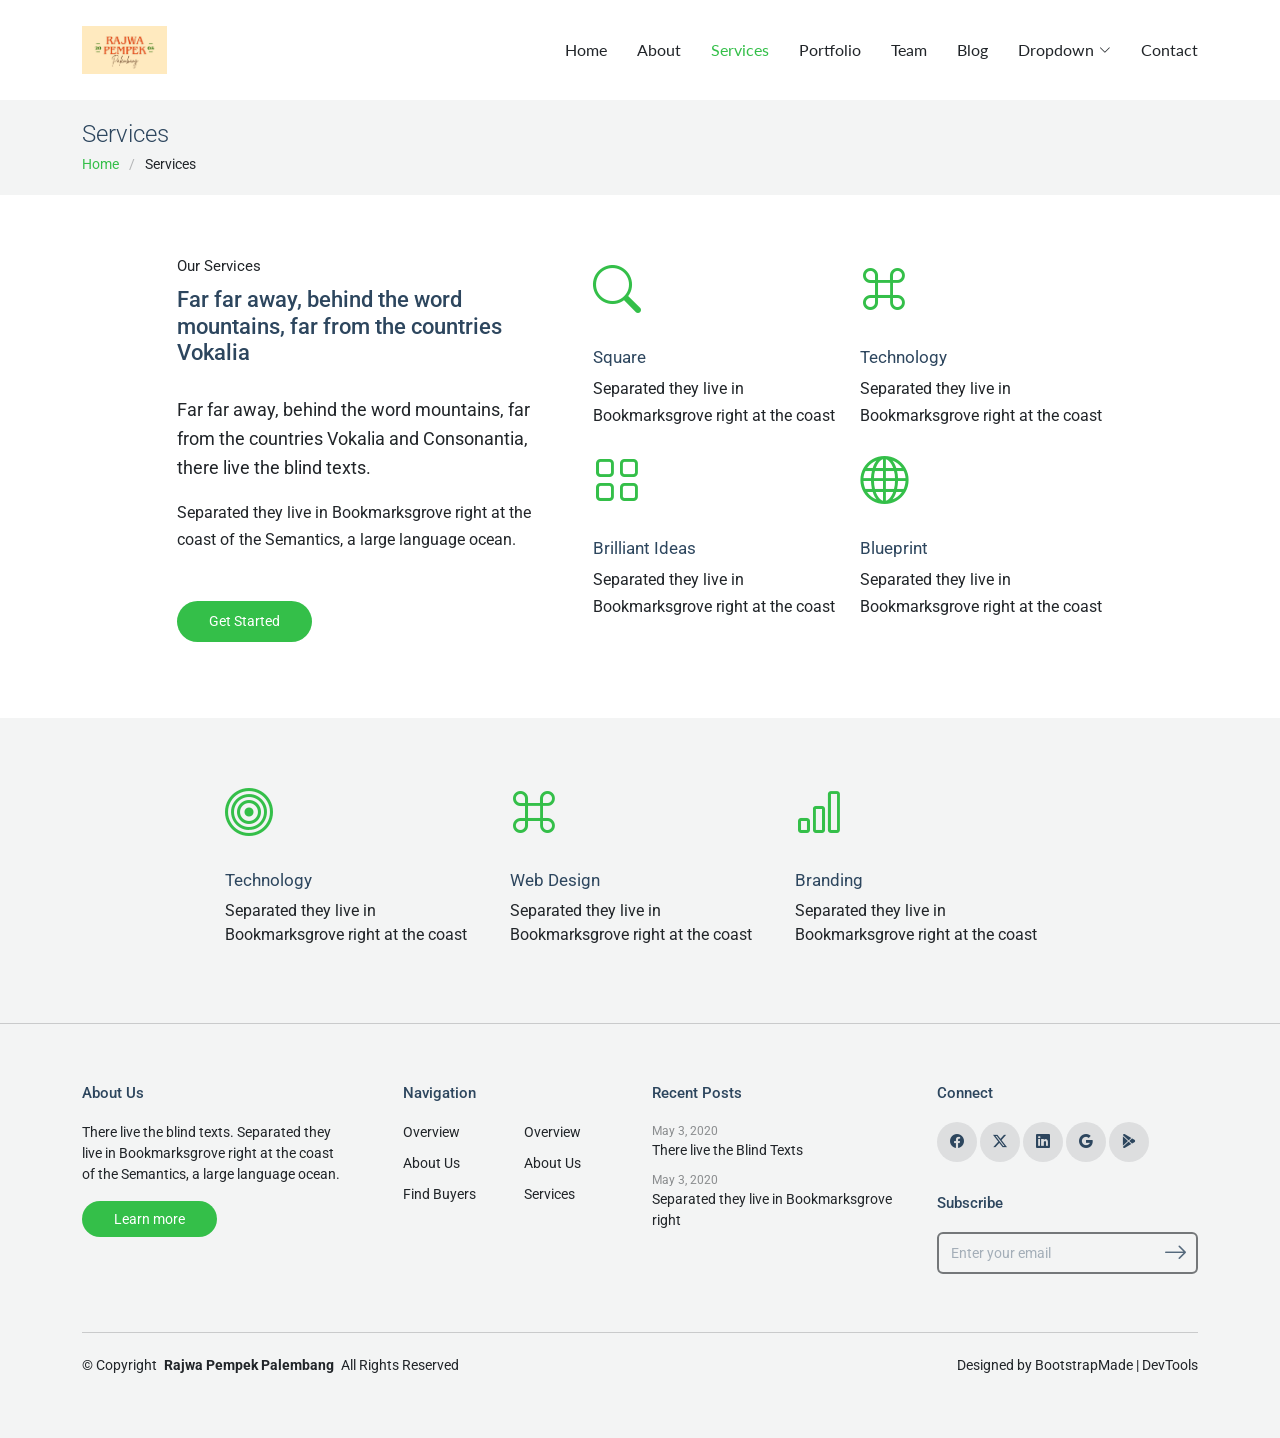
<file: services.html>
<!DOCTYPE html>
<html lang="en">

<head>
  <meta charset="utf-8">
  <meta content="width=device-width, initial-scale=1.0" name="viewport">
  <title>Services - Active Bootstrap Template</title>
  <meta name="description" content="">
  <meta name="keywords" content="">

  <!-- Favicons -->
  <link href="assets/img/pempek%20rajwa_page-0001.jpg?v=2" rel="icon" type="image/jpeg">
  <link href="assets/img/pempek%20rajwa_page-0001.jpg?v=2" rel="apple-touch-icon">

  <!-- Fonts -->
  <link href="https://fonts.googleapis.com" rel="preconnect">
  <link href="https://fonts.gstatic.com" rel="preconnect" crossorigin>
  <link href="https://fonts.googleapis.com/css2?family=Roboto:ital,wght@0,100;0,300;0,400;0,500;0,700;0,900;1,100;1,300;1,400;1,500;1,700;1,900&family=Lato:ital,wght@0,100;0,300;0,400;0,700;0,900;1,100;1,300;1,400;1,700;1,900&display=swap" rel="stylesheet">

  <!-- Vendor CSS Files -->
  <link href="assets/vendor/bootstrap/css/bootstrap.min.css" rel="stylesheet">
  <link href="assets/vendor/bootstrap-icons/bootstrap-icons.css" rel="stylesheet">
  <link href="assets/vendor/aos/aos.css" rel="stylesheet">
  <link href="assets/vendor/swiper/swiper-bundle.min.css" rel="stylesheet">
  <link href="assets/vendor/glightbox/css/glightbox.min.css" rel="stylesheet">

  <!-- Main CSS File -->
  <link href="assets/css/main.css" rel="stylesheet">

  <!-- =======================================================
  * Template Name: Active
  * Template URL: https://bootstrapmade.com/active-bootstrap-website-template/
  * Updated: Aug 07 2024 with Bootstrap v5.3.3
  * Author: BootstrapMade.com
  * License: https://bootstrapmade.com/license/
  ======================================================== -->
</head>

<body class="services-page">

  <header id="header" class="header d-flex align-items-center sticky-top">
    <div class="container-fluid container-xl position-relative d-flex align-items-center justify-content-between">

      <a href="index.html" class="logo d-flex align-items-center">
        <img src="assets/img/pempek%20rajwa_page-0001.jpg" alt="Rajwa Pempek Palembang" class="sitename">
      </a>

      <nav id="navmenu" class="navmenu">
        <ul>
          <li><a href="index.html">Home</a></li>
          <li><a href="about.html">About</a></li>
          <li><a href="services.html" class="active">Services</a></li>
          <li><a href="portfolio.html">Portfolio</a></li>
          <li><a href="team.html">Team</a></li>
          <li><a href="blog.html">Blog</a></li>
          <li class="dropdown"><a href="#"><span>Dropdown</span> <i class="bi bi-chevron-down toggle-dropdown"></i></a>
            <ul>
              <li><a href="#">Dropdown 1</a></li>
              <li class="dropdown"><a href="#"><span>Deep Dropdown</span> <i class="bi bi-chevron-down toggle-dropdown"></i></a>
                <ul>
                  <li><a href="#">Deep Dropdown 1</a></li>
                  <li><a href="#">Deep Dropdown 2</a></li>
                  <li><a href="#">Deep Dropdown 3</a></li>
                  <li><a href="#">Deep Dropdown 4</a></li>
                  <li><a href="#">Deep Dropdown 5</a></li>
                </ul>
              </li>
              <li><a href="#">Dropdown 2</a></li>
              <li><a href="#">Dropdown 3</a></li>
              <li><a href="#">Dropdown 4</a></li>
            </ul>
          </li>
          <li><a href="contact.html">Contact</a></li>
        </ul>
        <i class="mobile-nav-toggle d-xl-none bi bi-list"></i>
      </nav>

    </div>
  </header>

  <main class="main">

    <!-- Page Title -->
    <div class="page-title light-background">
      <div class="container">
        <h1>Services</h1>
        <nav class="breadcrumbs">
          <ol>
            <li><a href="index.html">Home</a></li>
            <li class="current">Services</li>
          </ol>
        </nav>
      </div>
    </div><!-- End Page Title -->

    <!-- Services 2 Section -->
    <section id="services-2" class="services-2 section">

      <div class="container">
        <div class="row justify-content-center" data-aos="fade-up">
          <div class="col-md-6 col-lg-4">
            <span class="content-subtitle">Our Services</span>
            <h2 class="content-title">
              Far far away, behind the word mountains, far from the countries
              Vokalia
            </h2>
            <p class="lead">
              Far far away, behind the word mountains, far from the countries
              Vokalia and Consonantia, there live the blind texts.
            </p>
            <p class="mb-5">
              Separated they live in Bookmarksgrove right at the coast of the
              Semantics, a large language ocean.
            </p>
            <p>
              <a href="#" class="btn btn-get-started">Get Started</a>
            </p>
          </div>
          <div class="col-md-6 col-lg-6 ps-lg-5">
            <div class="row">
              <div class="col-6 col-sm-6 col-md-6 col-lg-6">
                <div class="services-item" data-aos="fade-up" data-aos-delay="">
                  <div class="services-icon">
                    <i class="bi bi-search"></i>
                  </div>
                  <div>
                    <h3>Square</h3>
                    <p>Separated they live in Bookmarksgrove right at the coast</p>
                  </div>
                </div>
              </div>
              <div class="col-6 col-sm-6 col-md-6 col-lg-6">
                <div class="services-item" data-aos="fade-up" data-aos-delay="100">
                  <div class="services-icon">
                    <i class="bi bi-command"></i>
                  </div>
                  <div>
                    <h3>Technology</h3>
                    <p>Separated they live in Bookmarksgrove right at the coast</p>
                  </div>
                </div>
              </div>
              <div class="col-6 col-sm-6 col-md-6 col-lg-6">
                <div class="services-item" data-aos="fade-up" data-aos-delay="200">
                  <div class="services-icon">
                    <i class="bi bi-grid"></i>
                  </div>
                  <div>
                    <h3>Brilliant Ideas</h3>
                    <p>Separated they live in Bookmarksgrove right at the coast</p>
                  </div>
                </div>
              </div>

              <div class="col-6 col-sm-6 col-md-6 col-lg-6">
                <div class="services-item" data-aos="fade-up" data-aos-delay="300">
                  <div class="services-icon">
                    <i class="bi bi-globe"></i>
                  </div>
                  <div>
                    <h3>Blueprint</h3>
                    <p>Separated they live in Bookmarksgrove right at the coast</p>
                  </div>
                </div>
              </div>
            </div>
          </div>
        </div>
      </div>
    </section><!-- /Services 2 Section -->

    <!-- Services Section -->
    <section id="services" class="services section light-background">

      <div class="container">
        <div class="row gy-4 justify-content-center">

          <div class="col-lg-3">
            <div class="services-item" data-aos="fade-up">
              <div class="services-icon">
                <i class="bi bi-bullseye"></i>
              </div>
              <div>
                <h3>Technology</h3>
                <p>Separated they live in Bookmarksgrove right at the coast</p>
              </div>
            </div>
          </div>

          <div class="col-lg-3">
            <div class="services-item" data-aos="fade-up" data-aos-delay="100">
              <div class="services-icon">
                <i class="bi bi-command"></i>
              </div>
              <div>
                <h3>Web Design</h3>
                <p>Separated they live in Bookmarksgrove right at the coast</p>
              </div>
            </div>
          </div>

          <div class="col-lg-3">
            <div class="services-item" data-aos="fade-up" data-aos-delay="200">
              <div class="services-icon">
                <i class="bi bi-bar-chart"></i>
              </div>
              <div>
                <h3>Branding</h3>
                <p>Separated they live in Bookmarksgrove right at the coast</p>
              </div>
            </div>
          </div>

        </div>
      </div>
    </section><!-- /Services Section -->

  </main>

  <footer id="footer" class="footer light-background">
    <div class="container">
      <div class="row g-4">
        <div class="col-md-6 col-lg-3 mb-3 mb-md-0">
          <div class="widget">
            <h3 class="widget-heading">About Us</h3>
            <p class="mb-4">
              There live the blind texts. Separated they live in Bookmarksgrove
              right at the coast of the Semantics, a large language ocean.
            </p>
            <p class="mb-0">
              <a href="#" class="btn-learn-more">Learn more</a>
            </p>
          </div>
        </div>
        <div class="col-md-6 col-lg-3 ps-lg-5 mb-3 mb-md-0">
          <div class="widget">
            <h3 class="widget-heading">Navigation</h3>
            <ul class="list-unstyled float-start me-5">
              <li><a href="#">Overview</a></li>
              <li><a href="#">About Us</a></li>
              <li><a href="#">Find Buyers</a></li>
            </ul>
            <ul class="list-unstyled float-start">
              <li><a href="#">Overview</a></li>
              <li><a href="#">About Us</a></li>
              <li><a href="#">Services</a></li>
            </ul>
          </div>
        </div>
        <div class="col-md-6 col-lg-3 pl-lg-5">
          <div class="widget">
            <h3 class="widget-heading">Recent Posts</h3>
            <ul class="list-unstyled footer-blog-entry">
              <li>
                <span class="d-block date">May 3, 2020</span>
                <a href="#">There live the Blind Texts</a>
              </li>
              <li>
                <span class="d-block date">May 3, 2020</span>
                <a href="#">Separated they live in Bookmarksgrove right</a>
              </li>
            </ul>
          </div>
        </div>
        <div class="col-md-6 col-lg-3 pl-lg-5">
          <div class="widget">
            <h3 class="widget-heading">Connect</h3>
            <ul class="list-unstyled social-icons light mb-3">
              <li>
                <a href="#"><span class="bi bi-facebook"></span></a>
              </li>
              <li>
                <a href="#"><span class="bi bi-twitter-x"></span></a>
              </li>
              <li>
                <a href="#"><span class="bi bi-linkedin"></span></a>
              </li>
              <li>
                <a href="#"><span class="bi bi-google"></span></a>
              </li>
              <li>
                <a href="#"><span class="bi bi-google-play"></span></a>
              </li>
            </ul>
          </div>

          <div class="widget">
            <div class="footer-subscribe">
              <h3 class="widget-heading">Subscribe</h3>
              <form action="forms/newsletter.php" method="post" class="php-email-form">
                <div class="mb-2">
                  <input type="text" class="form-control" name="email" placeholder="Enter your email">

                  <button type="submit" class="btn btn-link">
                    <span class="bi bi-arrow-right"></span>
                  </button>
                </div>
                <div class="loading">Loading</div>
                <div class="error-message"></div>
                <div class="sent-message">
                  Your subscription request has been sent. Thank you!
                </div>
              </form>
            </div>
          </div>
        </div>
      </div>

      <div class="copyright d-flex flex-column flex-md-row align-items-center justify-content-md-between">
        <p>© <span>Copyright</span> <strong class="px-1 sitename">Rajwa Pempek Palembang</strong> <span>All Rights Reserved</span></p>
        <div class="credits">
          <!-- All the links in the footer should remain intact. -->
          <!-- You can delete the links only if you've purchased the pro version. -->
          <!-- Licensing information: https://bootstrapmade.com/license/ -->
          <!-- Purchase the pro version with working PHP/AJAX contact form: [buy-url] -->
          Designed by <a href="https://bootstrapmade.com/">BootstrapMade</a> | <a href="https://bootstrapmade.com/tools/">DevTools</a>
        </div>
      </div>
    </div>
  </footer>

  <!-- Scroll Top -->
  <a href="#" id="scroll-top" class="scroll-top d-flex align-items-center justify-content-center"><i class="bi bi-arrow-up-short"></i></a>

  <!-- Preloader -->
  <div id="preloader"></div>

  <!-- Vendor JS Files -->
  <script src="assets/vendor/bootstrap/js/bootstrap.bundle.min.js"></script>
  <script src="assets/vendor/php-email-form/validate.js"></script>
  <script src="assets/vendor/aos/aos.js"></script>
  <script src="assets/vendor/swiper/swiper-bundle.min.js"></script>
  <script src="assets/vendor/purecounter/purecounter_vanilla.js"></script>
  <script src="assets/vendor/glightbox/js/glightbox.min.js"></script>
  <script src="assets/vendor/imagesloaded/imagesloaded.pkgd.min.js"></script>
  <script src="assets/vendor/isotope-layout/isotope.pkgd.min.js"></script>

  <!-- Main JS File -->
  <script src="assets/js/main.js"></script>

</body>

</html>
</file>
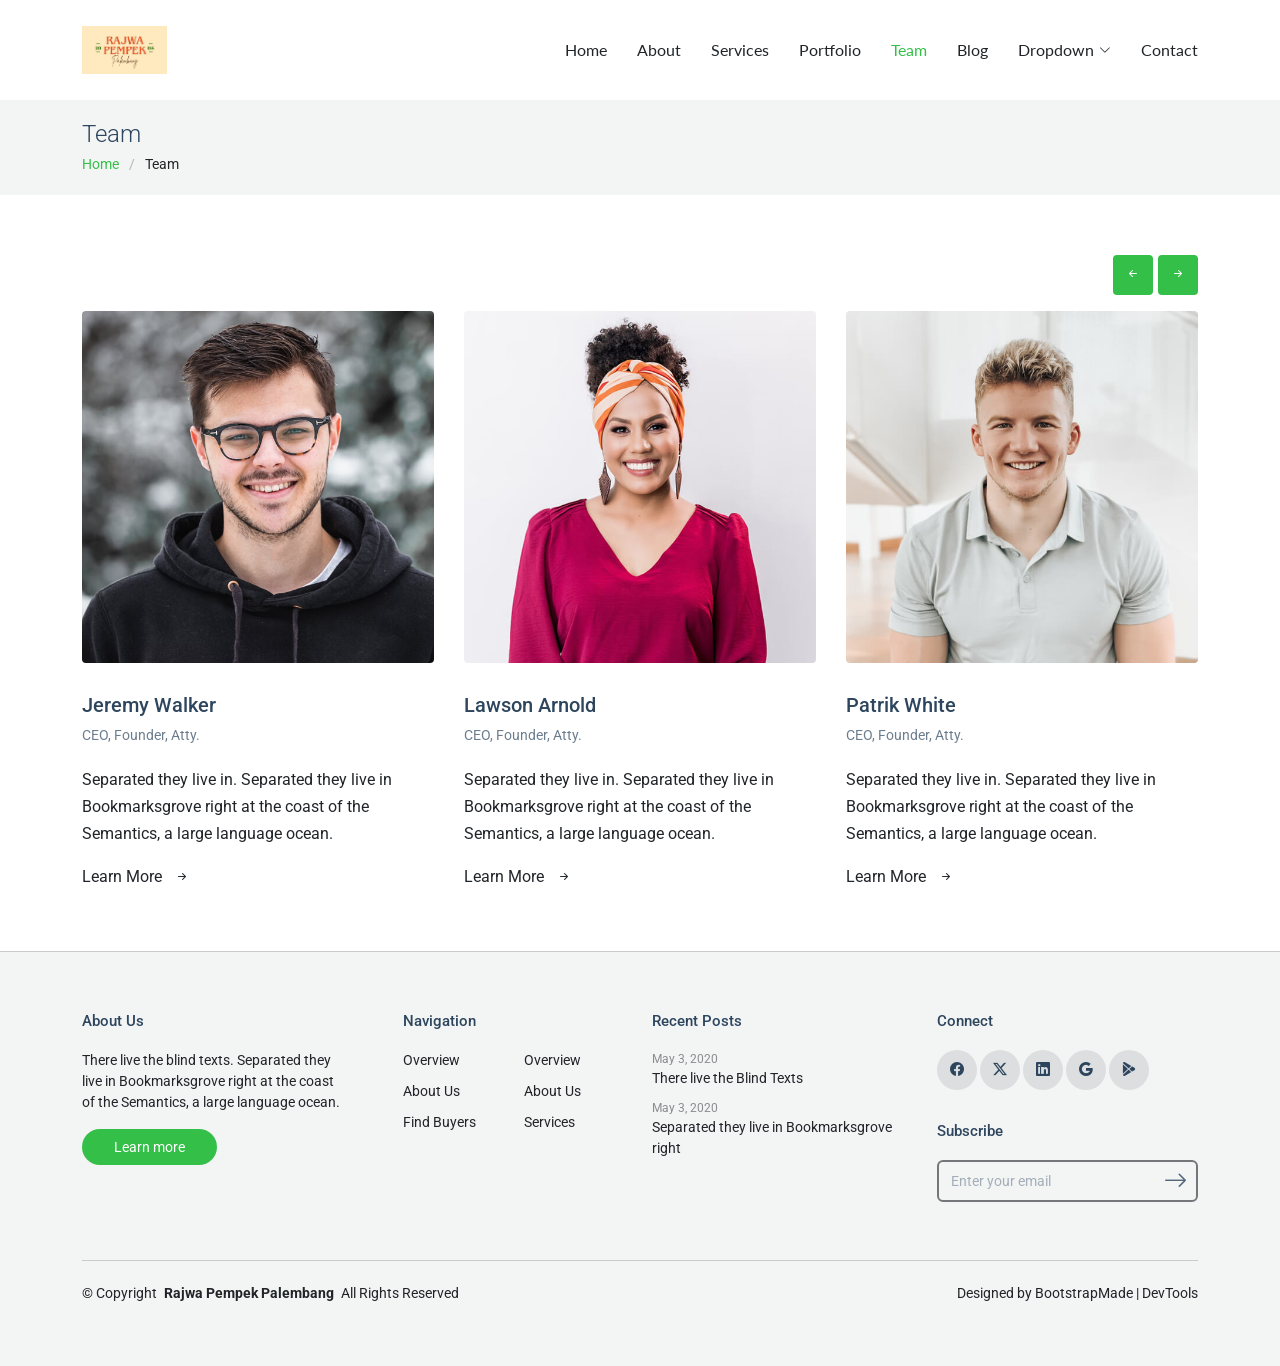
<file: team.html>
<!DOCTYPE html>
<html lang="en">

<head>
  <meta charset="utf-8">
  <meta content="width=device-width, initial-scale=1.0" name="viewport">
  <title>Team - Active Bootstrap Template</title>
  <meta name="description" content="">
  <meta name="keywords" content="">

  <!-- Favicons -->
  <link href="assets/img/pempek%20rajwa_page-0001.jpg?v=2" rel="icon" type="image/jpeg">
  <link href="assets/img/pempek%20rajwa_page-0001.jpg?v=2" rel="apple-touch-icon">

  <!-- Fonts -->
  <link href="https://fonts.googleapis.com" rel="preconnect">
  <link href="https://fonts.gstatic.com" rel="preconnect" crossorigin>
  <link href="https://fonts.googleapis.com/css2?family=Roboto:ital,wght@0,100;0,300;0,400;0,500;0,700;0,900;1,100;1,300;1,400;1,500;1,700;1,900&family=Lato:ital,wght@0,100;0,300;0,400;0,700;0,900;1,100;1,300;1,400;1,700;1,900&display=swap" rel="stylesheet">

  <!-- Vendor CSS Files -->
  <link href="assets/vendor/bootstrap/css/bootstrap.min.css" rel="stylesheet">
  <link href="assets/vendor/bootstrap-icons/bootstrap-icons.css" rel="stylesheet">
  <link href="assets/vendor/aos/aos.css" rel="stylesheet">
  <link href="assets/vendor/swiper/swiper-bundle.min.css" rel="stylesheet">
  <link href="assets/vendor/glightbox/css/glightbox.min.css" rel="stylesheet">

  <!-- Main CSS File -->
  <link href="assets/css/main.css" rel="stylesheet">

  <!-- =======================================================
  * Template Name: Active
  * Template URL: https://bootstrapmade.com/active-bootstrap-website-template/
  * Updated: Aug 07 2024 with Bootstrap v5.3.3
  * Author: BootstrapMade.com
  * License: https://bootstrapmade.com/license/
  ======================================================== -->
</head>

<body class="team-page">

  <header id="header" class="header d-flex align-items-center sticky-top">
    <div class="container-fluid container-xl position-relative d-flex align-items-center justify-content-between">

      <a href="index.html" class="logo d-flex align-items-center">
        <img src="assets/img/pempek%20rajwa_page-0001.jpg" alt="Rajwa Pempek Palembang" class="sitename">
      </a>

      <nav id="navmenu" class="navmenu">
        <ul>
          <li><a href="index.html">Home</a></li>
          <li><a href="about.html">About</a></li>
          <li><a href="services.html">Services</a></li>
          <li><a href="portfolio.html">Portfolio</a></li>
          <li><a href="team.html" class="active">Team</a></li>
          <li><a href="blog.html">Blog</a></li>
          <li class="dropdown"><a href="#"><span>Dropdown</span> <i class="bi bi-chevron-down toggle-dropdown"></i></a>
            <ul>
              <li><a href="#">Dropdown 1</a></li>
              <li class="dropdown"><a href="#"><span>Deep Dropdown</span> <i class="bi bi-chevron-down toggle-dropdown"></i></a>
                <ul>
                  <li><a href="#">Deep Dropdown 1</a></li>
                  <li><a href="#">Deep Dropdown 2</a></li>
                  <li><a href="#">Deep Dropdown 3</a></li>
                  <li><a href="#">Deep Dropdown 4</a></li>
                  <li><a href="#">Deep Dropdown 5</a></li>
                </ul>
              </li>
              <li><a href="#">Dropdown 2</a></li>
              <li><a href="#">Dropdown 3</a></li>
              <li><a href="#">Dropdown 4</a></li>
            </ul>
          </li>
          <li><a href="contact.html">Contact</a></li>
        </ul>
        <i class="mobile-nav-toggle d-xl-none bi bi-list"></i>
      </nav>

    </div>
  </header>

  <main class="main">

    <!-- Page Title -->
    <div class="page-title light-background">
      <div class="container">
        <h1>Team</h1>
        <nav class="breadcrumbs">
          <ol>
            <li><a href="index.html">Home</a></li>
            <li class="current">Team</li>
          </ol>
        </nav>
      </div>
    </div><!-- End Page Title -->

    <!-- Team Section -->
    <section id="team" class="team section">

      <div class="site-section slider-team-wrap">
        <div class="container">

          <div class="slider-nav d-flex justify-content-end mb-3">
            <a href="#" class="js-prev js-custom-prev"><i class="bi bi-arrow-left-short"></i></a>
            <a href="#" class="js-next js-custom-next"><i class="bi bi-arrow-right-short"></i></a>
          </div>

          <div class="swiper init-swiper" data-aos="fade-up" data-aos-delay="100">
            <script type="application/json" class="swiper-config">
              {
                "loop": true,
                "speed": 600,
                "autoplay": {
                  "delay": 5000
                },
                "slidesPerView": "1",
                "pagination": {
                  "el": ".swiper-pagination",
                  "type": "bullets",
                  "clickable": true
                },
                "navigation": {
                  "nextEl": ".js-custom-next",
                  "prevEl": ".js-custom-prev"
                },
                "breakpoints": {
                  "640": {
                    "slidesPerView": 2,
                    "spaceBetween": 30
                  },
                  "768": {
                    "slidesPerView": 3,
                    "spaceBetween": 30
                  },
                  "1200": {
                    "slidesPerView": 3,
                    "spaceBetween": 30
                  }
                }
              }
            </script>
            <div class="swiper-wrapper">
              <div class="swiper-slide">
                <div class="team">
                  <div class="pic">
                    <img src="assets/img/team/team-1.jpg" alt="Image" class="img-fluid">
                  </div>
                  <h3 clas="">
                    <a href="#"><span class="">Jeremy</span> Walker</a>
                  </h3>
                  <span class="d-block position">CEO, Founder, Atty.</span>
                  <p>
                    Separated they live in. Separated they live in Bookmarksgrove
                    right at the coast of the Semantics, a large language ocean.
                  </p>
                  <p class="mb-0">
                    <a href="#" class="more dark">Learn More <span class="bi bi-arrow-right-short"></span></a>
                  </p>
                </div>
              </div>
              <div class="swiper-slide">
                <div class="team">
                  <div class="pic">
                    <img src="assets/img/team/team-2.jpg" alt="Image" class="img-fluid">
                  </div>
                  <h3 clas="">
                    <a href="#"><span class="">Lawson</span> Arnold</a>
                  </h3>
                  <span class="d-block position">CEO, Founder, Atty.</span>
                  <p>
                    Separated they live in. Separated they live in Bookmarksgrove
                    right at the coast of the Semantics, a large language ocean.
                  </p>
                  <p class="mb-0">
                    <a href="#" class="more dark">Learn More <span class="bi bi-arrow-right-short"></span></a>
                  </p>
                </div>
              </div>
              <div class="swiper-slide">
                <div class="team">
                  <div class="pic">
                    <img src="assets/img/team/team-3.jpg" alt="Image" class="img-fluid">
                  </div>
                  <h3 clas="">
                    <a href="#"><span class="">Patrik</span> White</a>
                  </h3>
                  <span class="d-block position">CEO, Founder, Atty.</span>
                  <p>
                    Separated they live in. Separated they live in Bookmarksgrove
                    right at the coast of the Semantics, a large language ocean.
                  </p>
                  <p class="mb-0">
                    <a href="#" class="more dark">Learn More <span class="bi bi-arrow-right-short"></span></a>
                  </p>
                </div>
              </div>
              <div class="swiper-slide">
                <div class="team">
                  <div class="pic">
                    <img src="assets/img/team/team-4.jpg" alt="Image" class="img-fluid">
                  </div>
                  <h3 clas="">
                    <a href="#"><span class="">Kathryn</span> Ryan</a>
                  </h3>
                  <span class="d-block position">CEO, Founder, Atty.</span>
                  <p>
                    Separated they live in. Separated they live in Bookmarksgrove
                    right at the coast of the Semantics, a large language ocean.
                  </p>
                  <p class="mb-0">
                    <a href="#" class="more dark">Learn More <span class="bi bi-arrow-right-short"></span></a>
                  </p>
                </div>
              </div>
              <!-- <div class="swiper-slide"></div> -->
            </div>
          </div>
        </div>
        <!-- /.container -->
      </div>
    </section><!-- /Team Section -->

  </main>

  <footer id="footer" class="footer light-background">
    <div class="container">
      <div class="row g-4">
        <div class="col-md-6 col-lg-3 mb-3 mb-md-0">
          <div class="widget">
            <h3 class="widget-heading">About Us</h3>
            <p class="mb-4">
              There live the blind texts. Separated they live in Bookmarksgrove
              right at the coast of the Semantics, a large language ocean.
            </p>
            <p class="mb-0">
              <a href="#" class="btn-learn-more">Learn more</a>
            </p>
          </div>
        </div>
        <div class="col-md-6 col-lg-3 ps-lg-5 mb-3 mb-md-0">
          <div class="widget">
            <h3 class="widget-heading">Navigation</h3>
            <ul class="list-unstyled float-start me-5">
              <li><a href="#">Overview</a></li>
              <li><a href="#">About Us</a></li>
              <li><a href="#">Find Buyers</a></li>
            </ul>
            <ul class="list-unstyled float-start">
              <li><a href="#">Overview</a></li>
              <li><a href="#">About Us</a></li>
              <li><a href="#">Services</a></li>
            </ul>
          </div>
        </div>
        <div class="col-md-6 col-lg-3 pl-lg-5">
          <div class="widget">
            <h3 class="widget-heading">Recent Posts</h3>
            <ul class="list-unstyled footer-blog-entry">
              <li>
                <span class="d-block date">May 3, 2020</span>
                <a href="#">There live the Blind Texts</a>
              </li>
              <li>
                <span class="d-block date">May 3, 2020</span>
                <a href="#">Separated they live in Bookmarksgrove right</a>
              </li>
            </ul>
          </div>
        </div>
        <div class="col-md-6 col-lg-3 pl-lg-5">
          <div class="widget">
            <h3 class="widget-heading">Connect</h3>
            <ul class="list-unstyled social-icons light mb-3">
              <li>
                <a href="#"><span class="bi bi-facebook"></span></a>
              </li>
              <li>
                <a href="#"><span class="bi bi-twitter-x"></span></a>
              </li>
              <li>
                <a href="#"><span class="bi bi-linkedin"></span></a>
              </li>
              <li>
                <a href="#"><span class="bi bi-google"></span></a>
              </li>
              <li>
                <a href="#"><span class="bi bi-google-play"></span></a>
              </li>
            </ul>
          </div>

          <div class="widget">
            <div class="footer-subscribe">
              <h3 class="widget-heading">Subscribe</h3>
              <form action="forms/newsletter.php" method="post" class="php-email-form">
                <div class="mb-2">
                  <input type="text" class="form-control" name="email" placeholder="Enter your email">

                  <button type="submit" class="btn btn-link">
                    <span class="bi bi-arrow-right"></span>
                  </button>
                </div>
                <div class="loading">Loading</div>
                <div class="error-message"></div>
                <div class="sent-message">
                  Your subscription request has been sent. Thank you!
                </div>
              </form>
            </div>
          </div>
        </div>
      </div>

      <div class="copyright d-flex flex-column flex-md-row align-items-center justify-content-md-between">
        <p>© <span>Copyright</span> <strong class="px-1 sitename">Rajwa Pempek Palembang</strong> <span>All Rights Reserved</span></p>
        <div class="credits">
          <!-- All the links in the footer should remain intact. -->
          <!-- You can delete the links only if you've purchased the pro version. -->
          <!-- Licensing information: https://bootstrapmade.com/license/ -->
          <!-- Purchase the pro version with working PHP/AJAX contact form: [buy-url] -->
          Designed by <a href="https://bootstrapmade.com/">BootstrapMade</a> | <a href="https://bootstrapmade.com/tools/">DevTools</a>
        </div>
      </div>
    </div>
  </footer>

  <!-- Scroll Top -->
  <a href="#" id="scroll-top" class="scroll-top d-flex align-items-center justify-content-center"><i class="bi bi-arrow-up-short"></i></a>

  <!-- Preloader -->
  <div id="preloader"></div>

  <!-- Vendor JS Files -->
  <script src="assets/vendor/bootstrap/js/bootstrap.bundle.min.js"></script>
  <script src="assets/vendor/php-email-form/validate.js"></script>
  <script src="assets/vendor/aos/aos.js"></script>
  <script src="assets/vendor/swiper/swiper-bundle.min.js"></script>
  <script src="assets/vendor/purecounter/purecounter_vanilla.js"></script>
  <script src="assets/vendor/glightbox/js/glightbox.min.js"></script>
  <script src="assets/vendor/imagesloaded/imagesloaded.pkgd.min.js"></script>
  <script src="assets/vendor/isotope-layout/isotope.pkgd.min.js"></script>

  <!-- Main JS File -->
  <script src="assets/js/main.js"></script>

</body>

</html>
</file>
<file: assets/css/main.css>
/**
* Template Name: Active
* Template URL: https://bootstrapmade.com/active-bootstrap-website-template/
* Updated: Aug 07 2024 with Bootstrap v5.3.3
* Author: BootstrapMade.com
* License: https://bootstrapmade.com/license/
*/

/*--------------------------------------------------------------
# Font & Color Variables
# Help: https://bootstrapmade.com/color-system/
--------------------------------------------------------------*/
/* Fonts */
:root {
  --default-font: "Roboto",  system-ui, -apple-system, "Segoe UI", Roboto, "Helvetica Neue", Arial, "Noto Sans", "Liberation Sans", sans-serif, "Apple Color Emoji", "Segoe UI Emoji", "Segoe UI Symbol", "Noto Color Emoji";
  --heading-font: "Roboto",  sans-serif;
  --nav-font: "Lato",  sans-serif;
}

/* Global Colors - The following color variables are used throughout the website. Updating them here will change the color scheme of the entire website */
:root { 
  --background-color: #ffffff; /* Background color for the entire website, including individual sections */
  --default-color: #212529; /* Default color used for the majority of the text content across the entire website */
  --heading-color: #2d465e; /* Color for headings, subheadings and title throughout the website */
  --accent-color: #34bf49; /* Accent color that represents your brand on the website. It's used for buttons, links, and other elements that need to stand out */
  --surface-color: #ffffff; /* The surface color is used as a background of boxed elements within sections, such as cards, icon boxes, or other elements that require a visual separation from the global background. */
  --contrast-color: #ffffff; /* Contrast color for text, ensuring readability against backgrounds of accent, heading, or default colors. */
}

/* Nav Menu Colors - The following color variables are used specifically for the navigation menu. They are separate from the global colors to allow for more customization options */
:root {
  --nav-color: #212529;  /* The default color of the main navmenu links */
  --nav-hover-color: #34bf49; /* Applied to main navmenu links when they are hovered over or active */
  --nav-mobile-background-color: #ffffff; /* Used as the background color for mobile navigation menu */
  --nav-dropdown-background-color: #ffffff; /* Used as the background color for dropdown items that appear when hovering over primary navigation items */
  --nav-dropdown-color: #212529; /* Used for navigation links of the dropdown items in the navigation menu. */
  --nav-dropdown-hover-color: #34bf49; /* Similar to --nav-hover-color, this color is applied to dropdown navigation links when they are hovered over. */
}

/* Color Presets - These classes override global colors when applied to any section or element, providing reuse of the sam color scheme. */

.light-background {
  --background-color: #f3f4f4;
  --surface-color: #ffffff;
}

.dark-background {
  --background-color: #060606;
  --default-color: #ffffff;
  --heading-color: #ffffff;
  --surface-color: #252525;
  --contrast-color: #ffffff;
}

/* Smooth scroll */
:root {
  scroll-behavior: smooth;
}

/*--------------------------------------------------------------
# General Styling & Shared Classes
--------------------------------------------------------------*/
body {
  color: var(--default-color);
  background-color: var(--background-color);
  font-family: var(--default-font);
}

a {
  color: var(--accent-color);
  text-decoration: none;
  transition: 0.3s;
}

a:hover {
  color: color-mix(in srgb, var(--accent-color), transparent 25%);
  text-decoration: none;
}

h1,
h2,
h3,
h4,
h5,
h6 {
  color: var(--heading-color);
  font-family: var(--heading-font);
}

/* PHP Email Form Messages
------------------------------*/
.php-email-form .error-message {
  display: none;
  background: #df1529;
  color: #ffffff;
  text-align: left;
  padding: 15px;
  margin-bottom: 24px;
  font-weight: 600;
}

.php-email-form .sent-message {
  display: none;
  color: #ffffff;
  background: #059652;
  text-align: center;
  padding: 15px;
  margin-bottom: 24px;
  font-weight: 600;
}

.php-email-form .loading {
  display: none;
  background: var(--surface-color);
  text-align: center;
  padding: 15px;
  margin-bottom: 24px;
}

.php-email-form .loading:before {
  content: "";
  display: inline-block;
  border-radius: 50%;
  width: 24px;
  height: 24px;
  margin: 0 10px -6px 0;
  border: 3px solid var(--accent-color);
  border-top-color: var(--surface-color);
  animation: php-email-form-loading 1s linear infinite;
}

@keyframes php-email-form-loading {
  0% {
    transform: rotate(0deg);
  }

  100% {
    transform: rotate(360deg);
  }
}

/*--------------------------------------------------------------
# Global Header
--------------------------------------------------------------*/
.header {
  color: var(--default-color);
  background-color: var(--background-color);
  padding: 20px 0;
  transition: all 0.5s;
  z-index: 997;
}

.header .logo {
  line-height: 1;
}

.header .logo img {
  max-height: 48px;
  margin-right: 8px;
}

.header .logo h1 {
  font-size: 30px;
  margin: 0;
  font-weight: 300;
  color: var(--heading-color);
}

.scrolled .header {
  box-shadow: 0px 0 18px rgba(0, 0, 0, 0.1);
}

/*--------------------------------------------------------------
# Navigation Menu
--------------------------------------------------------------*/
/* Navmenu - Desktop */
@media (min-width: 1200px) {
  .navmenu {
    padding: 0;
  }

  .navmenu ul {
    margin: 0;
    padding: 0;
    display: flex;
    list-style: none;
    align-items: center;
  }

  .navmenu li {
    position: relative;
  }

  .navmenu a,
  .navmenu a:focus {
    color: var(--nav-color);
    padding: 18px 15px;
    font-size: 16px;
    font-family: var(--nav-font);
    font-weight: 400;
    display: flex;
    align-items: center;
    justify-content: space-between;
    white-space: nowrap;
    transition: 0.3s;
  }

  .navmenu a i,
  .navmenu a:focus i {
    font-size: 12px;
    line-height: 0;
    margin-left: 5px;
    transition: 0.3s;
  }

  .navmenu li:last-child a {
    padding-right: 0;
  }

  .navmenu li:hover>a,
  .navmenu .active,
  .navmenu .active:focus {
    color: var(--nav-hover-color);
  }

  .navmenu .dropdown ul {
    margin: 0;
    padding: 10px 0;
    background: var(--nav-dropdown-background-color);
    display: block;
    position: absolute;
    visibility: hidden;
    left: 14px;
    top: 130%;
    opacity: 0;
    transition: 0.3s;
    border-radius: 4px;
    z-index: 99;
    box-shadow: 0px 0px 30px rgba(0, 0, 0, 0.1);
  }

  .navmenu .dropdown ul li {
    min-width: 200px;
  }

  .navmenu .dropdown ul a {
    padding: 10px 20px;
    font-size: 15px;
    text-transform: none;
    color: var(--nav-dropdown-color);
  }

  .navmenu .dropdown ul a i {
    font-size: 12px;
  }

  .navmenu .dropdown ul a:hover,
  .navmenu .dropdown ul .active:hover,
  .navmenu .dropdown ul li:hover>a {
    color: var(--nav-dropdown-hover-color);
  }

  .navmenu .dropdown:hover>ul {
    opacity: 1;
    top: 100%;
    visibility: visible;
  }

  .navmenu .dropdown .dropdown ul {
    top: 0;
    left: -90%;
    visibility: hidden;
  }

  .navmenu .dropdown .dropdown:hover>ul {
    opacity: 1;
    top: 0;
    left: -100%;
    visibility: visible;
  }
}

/* Navmenu - Mobile */
@media (max-width: 1199px) {
  .mobile-nav-toggle {
    color: var(--nav-color);
    font-size: 28px;
    line-height: 0;
    margin-right: 10px;
    cursor: pointer;
    transition: color 0.3s;
  }

  .navmenu {
    padding: 0;
    z-index: 9997;
  }

  .navmenu ul {
    display: none;
    list-style: none;
    position: absolute;
    inset: 60px 20px 20px 20px;
    padding: 10px 0;
    margin: 0;
    border-radius: 6px;
    background-color: var(--nav-mobile-background-color);
    overflow-y: auto;
    transition: 0.3s;
    z-index: 9998;
    box-shadow: 0px 0px 30px rgba(0, 0, 0, 0.1);
  }

  .navmenu a,
  .navmenu a:focus {
    color: var(--nav-color);
    padding: 10px 20px;
    font-family: var(--nav-font);
    font-size: 17px;
    font-weight: 500;
    display: flex;
    align-items: center;
    justify-content: space-between;
    white-space: nowrap;
    transition: 0.3s;
  }

  .navmenu a i,
  .navmenu a:focus i {
    font-size: 12px;
    line-height: 0;
    margin-left: 5px;
    width: 30px;
    height: 30px;
    display: flex;
    align-items: center;
    justify-content: center;
    border-radius: 50%;
    transition: 0.3s;
    background-color: color-mix(in srgb, var(--accent-color), transparent 90%);
  }

  .navmenu a i:hover,
  .navmenu a:focus i:hover {
    background-color: var(--accent-color);
    color: var(--contrast-color);
  }

  .navmenu a:hover,
  .navmenu .active,
  .navmenu .active:focus {
    color: var(--nav-hover-color);
  }

  .navmenu .active i,
  .navmenu .active:focus i {
    background-color: var(--accent-color);
    color: var(--contrast-color);
    transform: rotate(180deg);
  }

  .navmenu .dropdown ul {
    position: static;
    display: none;
    z-index: 99;
    padding: 10px 0;
    margin: 10px 20px;
    background-color: var(--nav-dropdown-background-color);
    border: 1px solid color-mix(in srgb, var(--default-color), transparent 90%);
    box-shadow: none;
    transition: all 0.5s ease-in-out;
  }

  .navmenu .dropdown ul ul {
    background-color: rgba(33, 37, 41, 0.1);
  }

  .navmenu .dropdown ul a {
    color: var(--nav-dropdown-color);
  }

  .navmenu .dropdown ul a:hover,
  .navmenu .dropdown ul .active:hover,
  .navmenu .dropdown ul li:hover>a {
    color: var(--nav-dropdown-hover-color);
  }

  .navmenu .dropdown>.dropdown-active {
    display: block;
    background-color: rgba(33, 37, 41, 0.03);
  }

  .mobile-nav-active {
    overflow: hidden;
  }

  .mobile-nav-active .mobile-nav-toggle {
    color: #fff;
    position: absolute;
    font-size: 32px;
    top: 15px;
    right: 15px;
    margin-right: 0;
    z-index: 9999;
  }

  .mobile-nav-active .navmenu {
    position: fixed;
    overflow: hidden;
    inset: 0;
    background: rgba(33, 37, 41, 0.8);
    transition: 0.3s;
  }

  .mobile-nav-active .navmenu>ul {
    display: block;
  }
}

/*--------------------------------------------------------------
# Global Footer
--------------------------------------------------------------*/
.footer {
  background-color: var(--background-color);
  color: var(--default-color);
  padding: 60px 0;
  font-size: 14px;
  border-top: 1px solid color-mix(in srgb, var(--default-color), transparent 80%);
}

.footer a {
  color: var(--default-color) !important;
}

.footer a:hover {
  color: var(--accent-color);
}

.footer .copyright {
  margin-top: 50px;
  position: relative;
  padding-top: 20px;
  border-top: 1px solid color-mix(in srgb, var(--default-color), transparent 80%);
}

.footer .copyright p,
.footer .copyright .credits {
  margin: 2px 0;
}

.footer .btn-learn-more {
  background-color: var(--accent-color);
  border-radius: 30px;
  padding: 8px 30px;
  border: 2px solid transparent;
  transition: 0.3s all ease-in-out;
  font-size: 14px;
  color: var(--contrast-color) !important;
}

.footer .btn-learn-more:hover {
  border-color: var(--accent-color);
  background-color: transparent;
  color: var(--accent-color) !important;
}

.footer .widget .widget-heading {
  font-size: 15px;
  color: var(--heading-color);
  margin-bottom: 20px;
}

.footer .widget ul li {
  margin-bottom: 10px;
  line-height: 1.5;
}

.footer .widget ul li a {
  color: color-mix(in srgb, var(--heading-color), transparent 50%);
}

.footer .widget ul li a:hover {
  text-decoration: none;
  color: var(--heading-color);
}

.footer .widget .footer-blog-entry .date {
  color: color-mix(in srgb, var(--default-color), transparent 50%);
  font-size: 12px;
}

.footer .social-icons li {
  display: inline-block;
}

.footer .social-icons li a {
  display: inline-block;
  width: 40px;
  height: 40px;
  position: relative;
  border-radius: 50%;
  background: color-mix(in srgb, var(--default-color), transparent 90%);
}

.footer .social-icons li a span {
  color: color-mix(in srgb, var(--heading-color), transparent 0%);
  position: absolute;
  top: 50%;
  left: 50%;
  transform: translate(-50%, -50%);
  transition: 0.3s all ease-in-out;
}

.footer .social-icons li a:hover {
  background: var(--accent-color);
}

.footer .social-icons li a:hover span {
  color: var(--contrast-color);
}

.footer .social-icons li:first-child a {
  padding-left: 0;
}

.footer .footer-subscribe form {
  position: relative;
}

.footer .footer-subscribe .form-control {
  font-size: 14px;
  height: 42px;
  border: 2px solid color-mix(in srgb, var(--default-color), transparent 40%);
  background: none;
  color: var(--heading-color);
  padding-right: 40px;
}

.footer .footer-subscribe .form-control:focus {
  border-color: color-mix(in srgb, var(--default-color), transparent 10%);
  box-shadow: none;
}

.footer .footer-subscribe .form-control::placeholder {
  color: color-mix(in srgb, var(--heading-color), transparent 60%);
}

.footer .footer-subscribe .btn-link {
  padding: 0;
  margin: 0;
  font-size: 1.5rem;
  background-color: none;
  border-color: none;
  position: absolute;
  line-height: 0;
  color: color-mix(in srgb, var(--heading-color), transparent 20%);
  top: 20px;
  right: 10px;
  transform: translateY(-50%) rotate(0deg);
}

.footer .footer-subscribe .btn-link:hover,
.footer .footer-subscribe .btn-link:focus,
.footer .footer-subscribe .btn-link:active {
  text-decoration: none;
}

/*--------------------------------------------------------------
# Preloader
--------------------------------------------------------------*/
#preloader {
  position: fixed;
  inset: 0;
  z-index: 999999;
  overflow: hidden;
  background: var(--background-color);
  transition: all 0.6s ease-out;
}

#preloader:before {
  content: "";
  position: fixed;
  top: calc(50% - 30px);
  left: calc(50% - 30px);
  border: 6px solid #ffffff;
  border-color: var(--accent-color) transparent var(--accent-color) transparent;
  border-radius: 50%;
  width: 60px;
  height: 60px;
  animation: animate-preloader 1.5s linear infinite;
}

@keyframes animate-preloader {
  0% {
    transform: rotate(0deg);
  }

  100% {
    transform: rotate(360deg);
  }
}

/*--------------------------------------------------------------
# Scroll Top Button
--------------------------------------------------------------*/
.scroll-top {
  position: fixed;
  visibility: hidden;
  opacity: 0;
  right: 15px;
  bottom: 15px;
  z-index: 99999;
  background-color: var(--accent-color);
  width: 40px;
  height: 40px;
  border-radius: 4px;
  transition: all 0.4s;
}

.scroll-top i {
  font-size: 24px;
  color: var(--contrast-color);
  line-height: 0;
}

.scroll-top:hover {
  background-color: color-mix(in srgb, var(--accent-color), transparent 20%);
  color: var(--contrast-color);
}

.scroll-top.active {
  visibility: visible;
  opacity: 1;
}

/*--------------------------------------------------------------
# Disable aos animation delay on mobile devices
--------------------------------------------------------------*/
@media screen and (max-width: 768px) {
  [data-aos-delay] {
    transition-delay: 0 !important;
  }
}

/*--------------------------------------------------------------
# Global Page Titles & Breadcrumbs
--------------------------------------------------------------*/
.page-title {
  color: var(--default-color);
  background-color: var(--background-color);
  padding: 20px 0;
  position: relative;
}

.page-title h1 {
  font-size: 24px;
  font-weight: 300;
  margin: 0 0 5px 0;
}

.page-title .breadcrumbs ol {
  display: flex;
  flex-wrap: wrap;
  list-style: none;
  padding: 0;
  margin: 0;
  font-size: 14px;
  font-weight: 400;
}

.page-title .breadcrumbs ol li+li {
  padding-left: 10px;
}

.page-title .breadcrumbs ol li+li::before {
  content: "/";
  display: inline-block;
  padding-right: 10px;
  color: color-mix(in srgb, var(--default-color), transparent 70%);
}

/*--------------------------------------------------------------
# Global Sections
--------------------------------------------------------------*/
section,
.section {
  color: var(--default-color);
  background-color: var(--background-color);
  padding: 60px 0;
  scroll-margin-top: 100px;
  overflow: clip;
}

@media (max-width: 1199px) {

  section,
  .section {
    scroll-margin-top: 66px;
  }
}

/*--------------------------------------------------------------
# Global Section Titles
--------------------------------------------------------------*/
.section-title {
  text-align: center;
  padding-bottom: 60px;
  position: relative;
}

.section-title h2 {
  font-size: 22px;
  font-weight: 500;
  margin-bottom: 0;
}

.section-title p {
  font-size: 15px;
  margin-bottom: 10px;
}

/*--------------------------------------------------------------
# About Section
--------------------------------------------------------------*/
.about .btn-get-started {
  background-color: var(--accent-color);
  color: var(--contrast-color);
  border-radius: 30px;
  padding: 8px 30px;
  border: 2px solid transparent;
  transition: 0.3s all ease-in-out;
  font-size: 14px;
}

.about .btn-get-started:hover {
  border-color: var(--accent-color);
  background-color: transparent;
  color: var(--accent-color);
}

.about h1 {
  color: var(--heading-color);
  font-size: 30px;
}

.about p {
  line-height: 1.7;
  color: var(--default-color);
}

.about .swiper-pagination {
  position: absolute;
  bottom: 30px;
}

.about .swiper-pagination .swiper-pagination-bullet {
  margin: 0 5px;
  background: #ffffff;
  opacity: 0.3;
}

.about .swiper-pagination .swiper-pagination-bullet.swiper-pagination-bullet-active {
  background: var(--accent-color);
  opacity: 1;
}

.about .section-subtitle {
  font-size: 15px;
  margin-bottom: 10px;
  display: block;
  color: var(--default-color);
}

/*--------------------------------------------------------------
# About 2 Section
--------------------------------------------------------------*/
.about-2 .content {
  background-color: var(--surface-color);
  padding-top: 50px;
  padding-bottom: 50px;
}

.about-2 .content-subtitle {
  font-size: 15px;
  margin-bottom: 10px;
  display: block;
  color: var(--default-color);
}

.about-2 .content-title {
  color: var(--heading-color);
  font-size: 22px;
  margin-bottom: 30px;
}

.about-2 p {
  line-height: 1.7;
  color: var(--default-color);
}

.about-2 .btn-get-started {
  background-color: var(--accent-color);
  color: var(--contrast-color);
  border-radius: 30px;
  padding: 8px 30px;
  border: 2px solid transparent;
  transition: 0.3s all ease-in-out;
  font-size: 14px;
}

.about-2 .btn-get-started:hover {
  border-color: var(--accent-color);
  background-color: transparent;
  color: var(--accent-color);
}

.about-2 .lead {
  line-height: 1.6;
  font-size: 18px;
  font-weight: normal;
  color: var(--default-color);
}

/*--------------------------------------------------------------
# Services Section
--------------------------------------------------------------*/
.services {
  padding-top: 60px;
  padding-bottom: 60px;
}

.services .services-item .services-icon {
  color: var(--accent-color);
  margin-bottom: 20px;
}

.services .services-item .services-icon i {
  font-size: 48px;
}

.services .services-item h3 {
  font-size: 17px;
  font-weight: 400;
  color: var(--heading-color);
}

/*--------------------------------------------------------------
# Stats Section
--------------------------------------------------------------*/
.stats {
  padding-top: 60px;
}

.stats .content-subtitle {
  font-size: 15px;
  margin-bottom: 10px;
  display: block;
  color: var(--default-color);
}

.stats .lead {
  line-height: 1.6;
  font-size: 18px;
  font-weight: normal;
  color: var(--default-color);
}

.stats .content-title {
  color: var(--heading-color);
  font-size: 22px;
  margin-bottom: 30px;
}

.stats p {
  line-height: 1.7;
  color: var(--default-color);
}

.stats .btn-get-started {
  background-color: var(--accent-color);
  color: var(--contrast-color);
  border-radius: 30px;
  padding: 8px 30px;
  border: 2px solid transparent;
  transition: 0.3s all ease-in-out;
  font-size: 14px;
}

.stats .btn-get-started:hover {
  border-color: var(--accent-color);
  background-color: transparent;
  color: var(--accent-color);
}

.stats .count-numbers .number {
  font-size: 1.8rem;
  color: var(--heading-color);
  position: relative;
  display: block;
  padding-bottom: 7px;
  margin-bottom: 10px;
}

.stats .count-numbers .number:after {
  content: "";
  left: 0;
  bottom: 0;
  position: absolute;
  width: 20px;
  height: 2px;
  background: var(--accent-color);
}

/*--------------------------------------------------------------
# Blog Posts Section
--------------------------------------------------------------*/
.blog-posts .title-wrap {
  padding-bottom: 30px;
}

.blog-posts .content-subtitle {
  font-size: 15px;
  margin-bottom: 10px;
  display: block;
  color: var(--default-color);
}

.blog-posts .content-title {
  color: var(--heading-color);
  font-size: 22px;
  margin-bottom: 30px;
}

.blog-posts .post-entry .thumb {
  margin-bottom: 20px;
}

.blog-posts .post-entry .thumb img {
  transition: 0.3s all ease;
}

.blog-posts .post-entry .thumb:hover img {
  opacity: 0.8;
}

.blog-posts .post-entry .meta {
  font-size: 12px;
  margin-bottom: 20px;
}

.blog-posts .post-entry .meta .cat {
  text-transform: uppercase;
  font-weight: normal;
  color: var(--heading-color);
}

.blog-posts .post-entry .meta .date {
  color: color-mix(in srgb, var(--default-color), transparent 25%);
}

.blog-posts .post-entry .post-content {
  padding-left: 30px;
  padding-right: 30px;
}

.blog-posts .post-entry .post-content h3 {
  font-size: 18px;
  line-height: 1.2;
}

.blog-posts .post-entry .post-content h3 a {
  color: var(--heading-color);
}

.blog-posts .post-entry .post-content h3 a:hover {
  color: var(--accent-color);
}

.blog-posts .author .pic {
  flex: 0 0 50px;
  margin-right: 20px;
}

.blog-posts .author .author-name {
  line-height: 1.3;
}

.blog-posts .author .author-name strong {
  color: var(--heading-color);
  font-weight: normal;
}

.blog-posts .author .author-name span {
  font-size: 14px;
  color: color-mix(in srgb, var(--default-color), transparent 25%);
}

/*--------------------------------------------------------------
# Tabs Section
--------------------------------------------------------------*/
.tabs .service-item .service-icon {
  display: flex;
  align-items: center;
  justify-content: center;
  width: 40px;
  height: 40px;
  flex: 0 0 40px;
  border-radius: 4px;
  position: relative;
  color: var(--accent-color);
  background-color: color-mix(in srgb, var(--default-color), transparent 95%);
  margin-right: 20px;
  font-size: 16px;
}

.tabs .service-item .service-contents h3 {
  font-size: 16px;
  color: var(--heading-color);
}

.tabs .service-item.link {
  padding: 20px;
  margin-bottom: 10px;
  border-radius: 7px;
}

.tabs .service-item.link .service-contents {
  color: var(--default-color);
}

.tabs .service-item.link .service-contents *:last-child {
  margin-bottom: 0;
}

.tabs .service-item.link:hover {
  background: color-mix(in srgb, var(--default-color), transparent 96%);
}

.tabs .service-item.link:hover .service-icon {
  background-color: color-mix(in srgb, var(--default-color), transparent 90%);
  color: var(--default-color);
}

.tabs .service-item.link.active {
  background: var(--surface-color);
}

.tabs .service-item.link.active .service-icon {
  background-color: var(--accent-color);
  color: var(--contrast-color);
}

/*--------------------------------------------------------------
# Services 2 Section
--------------------------------------------------------------*/
.services-2 .content-subtitle {
  font-size: 15px;
  margin-bottom: 10px;
  display: block;
  color: var(--default-color);
}

.services-2 .content-title {
  color: var(--heading-color);
  font-size: 22px;
  margin-bottom: 30px;
}

.services-2 p {
  line-height: 1.7;
  color: var(--default-color);
}

.services-2 .lead {
  line-height: 1.6;
  font-size: 18px;
  font-weight: normal;
  color: var(--default-color);
}

.services-2 .btn-get-started {
  background-color: var(--accent-color);
  color: var(--contrast-color);
  border-radius: 30px;
  padding: 8px 30px;
  border: 2px solid transparent;
  transition: 0.3s all ease-in-out;
  font-size: 14px;
}

.services-2 .btn-get-started:hover {
  border-color: var(--accent-color);
  background-color: transparent;
  color: var(--accent-color);
}

.services-2 .services-item .services-icon {
  color: var(--accent-color);
  margin-bottom: 20px;
}

.services-2 .services-item .services-icon i {
  font-size: 48px;
}

.services-2 .services-item h3 {
  font-size: 17px;
  font-weight: 400;
  color: var(--heading-color);
}

/*--------------------------------------------------------------
# Pricing Section
--------------------------------------------------------------*/
.pricing .pricing-item {
  background-color: var(--surface-color);
  box-shadow: 0px 5px 90px rgba(0, 0, 0, 0.1);
  padding: 40px 20px;
  text-align: center;
  border-radius: 8px;
  position: relative;
  overflow: hidden;
}

.pricing .pricing-item h3 {
  padding: 15px;
  margin-top: 15px;
  font-size: 18px;
  font-weight: 600;
}

.pricing .pricing-item h4 {
  color: var(--accent-color);
  font-size: 42px;
  font-family: var(--default-font);
  font-weight: 500;
}

.pricing .pricing-item h4 sup {
  font-size: 20px;
  top: -15px;
  left: -3px;
}

.pricing .pricing-item h4 span {
  color: color-mix(in srgb, var(--default-color), transparent 40%);
  font-size: 16px;
  font-weight: 300;
}

.pricing .pricing-item ul {
  padding: 20px 0;
  list-style: none;
  text-align: center;
  line-height: 20px;
  font-size: 14px;
}

.pricing .pricing-item ul li {
  padding-bottom: 16px;
}

.pricing .pricing-item ul .na {
  color: color-mix(in srgb, var(--default-color), transparent 60%);
  text-decoration: line-through;
}

.pricing .pricing-item .btn-wrap {
  padding: 15px;
  text-align: center;
}

.pricing .pricing-item .btn-buy {
  color: var(--accent-color);
  background-color: transparent;
  border: 2px solid var(--accent-color);
  display: inline-block;
  padding: 10px 40px 12px 40px;
  border-radius: 50px;
  font-size: 14px;
  font-family: var(--heading-font);
  font-weight: 600;
  transition: 0.3s;
}

.pricing .pricing-item .btn-buy:hover {
  background: var(--accent-color);
  color: var(--contrast-color);
}

.pricing .recommended .btn-buy {
  background: var(--accent-color);
  color: var(--contrast-color);
}

.pricing .recommended .btn-buy:hover {
  background: color-mix(in srgb, var(--accent-color), transparent 20%);
  border-color: color-mix(in srgb, var(--accent-color), transparent 20%);
}

.pricing .recommended-badge {
  position: absolute;
  top: 20px;
  left: 50%;
  transform: translateX(-50%);
  z-index: 1;
  font-size: 13px;
  padding: 3px 25px 6px 25px;
  background: color-mix(in srgb, var(--accent-color), transparent 92%);
  color: var(--accent-color);
  border-radius: 50px;
}

/*--------------------------------------------------------------
# Faq Section
--------------------------------------------------------------*/
.faq .content-subtitle {
  font-size: 15px;
  margin-bottom: 10px;
  display: block;
  color: var(--default-color);
}

.faq .content-title {
  color: var(--heading-color);
  font-size: 22px;
  margin-bottom: 30px;
}

.faq p {
  line-height: 1.7;
  color: var(--default-color);
}

.faq .custom-accordion .accordion-item {
  background-color: var(--surface-color);
  margin-bottom: 0px;
  position: relative;
  border-radius: 0px;
  overflow: hidden;
}

.faq .custom-accordion .accordion-item .btn-link {
  display: block;
  width: 100%;
  padding: 15px 0;
  text-decoration: none;
  text-align: left;
  color: var(--default-color);
  border: none;
  padding-left: 40px;
  border-radius: 0;
  position: relative;
  background-color: color-mix(in srgb, var(--default-color), transparent 94%);
}

.faq .custom-accordion .accordion-item .btn-link:before {
  content: "\f282";
  display: inline-block;
  font-family: "bootstrap-icons" !important;
  font-style: normal;
  font-weight: normal !important;
  font-variant: normal;
  text-transform: none;
  line-height: 1;
  vertical-align: -0.125em;
  -webkit-font-smoothing: antialiased;
  position: absolute;
  top: 50%;
  transform: translateY(-50%);
  left: 15px;
}

.faq .custom-accordion .accordion-item .btn-link[aria-expanded=true] {
  color: var(--accent-color);
}

.faq .custom-accordion .accordion-item .btn-link[aria-expanded=true]:before {
  font-family: "bootstrap-icons" !important;
  content: "\f286";
  position: absolute;
  color: var(--accent-color);
  top: 50%;
  transform: translateY(-50%);
}

.faq .custom-accordion .accordion-item .accordion-body {
  padding: 20px 20px 20px 20px;
  color: var(--default-color);
}

/*--------------------------------------------------------------
# Testimonials Section
--------------------------------------------------------------*/
.testimonials p {
  line-height: 1.7;
  color: var(--default-color);
}

.testimonials .testimonial {
  max-width: 500px;
  text-align: center;
  margin-bottom: 30px;
}

.testimonials .testimonial .name {
  font-size: 18px;
  color: var(--heading-color);
}

.testimonials .testimonial .img-wrap img {
  margin: 0 auto;
  width: 70px;
  border-radius: 50%;
}

.testimonials .swiper-pagination {
  position: absolute;
  bottom: 0px;
}

.testimonials .swiper-pagination .swiper-pagination-bullet {
  margin: 0 5px;
  background-color: color-mix(in srgb, var(--default-color) 65%, transparent);
  opacity: 0.3;
}

.testimonials .swiper-pagination .swiper-pagination-bullet.swiper-pagination-bullet-active {
  background: var(--accent-color);
  opacity: 1;
}

/*--------------------------------------------------------------
# Portfolio Section
--------------------------------------------------------------*/
.portfolio .portfolio-filters {
  padding: 0;
  margin: 0 auto 20px auto;
  list-style: none;
  text-align: center;
}

.portfolio .portfolio-filters li {
  cursor: pointer;
  display: inline-block;
  padding: 8px 20px 10px 20px;
  margin: 0;
  font-size: 15px;
  font-weight: 500;
  line-height: 1;
  margin-bottom: 5px;
  border-radius: 50px;
  transition: all 0.3s ease-in-out;
  font-family: var(--heading-font);
}

.portfolio .portfolio-filters li:hover,
.portfolio .portfolio-filters li.filter-active {
  color: var(--contrast-color);
  background-color: var(--accent-color);
}

.portfolio .portfolio-filters li:first-child {
  margin-left: 0;
}

.portfolio .portfolio-filters li:last-child {
  margin-right: 0;
}

@media (max-width: 575px) {
  .portfolio .portfolio-filters li {
    font-size: 14px;
    margin: 0 0 10px 0;
  }
}

.portfolio .portfolio-item {
  position: relative;
  overflow: hidden;
}

.portfolio .portfolio-item .portfolio-info {
  opacity: 0;
  position: absolute;
  left: 12px;
  right: 12px;
  bottom: -100%;
  z-index: 3;
  transition: all ease-in-out 0.5s;
  background: color-mix(in srgb, var(--background-color), transparent 10%);
  padding: 15px;
}

.portfolio .portfolio-item .portfolio-info h4 {
  font-size: 18px;
  font-weight: 600;
  padding-right: 50px;
}

.portfolio .portfolio-item .portfolio-info p {
  color: color-mix(in srgb, var(--default-color), transparent 30%);
  font-size: 14px;
  margin-bottom: 0;
  padding-right: 50px;
}

.portfolio .portfolio-item .portfolio-info .preview-link,
.portfolio .portfolio-item .portfolio-info .details-link {
  position: absolute;
  right: 50px;
  font-size: 24px;
  top: calc(50% - 14px);
  color: color-mix(in srgb, var(--default-color), transparent 30%);
  transition: 0.3s;
  line-height: 0;
}

.portfolio .portfolio-item .portfolio-info .preview-link:hover,
.portfolio .portfolio-item .portfolio-info .details-link:hover {
  color: var(--accent-color);
}

.portfolio .portfolio-item .portfolio-info .details-link {
  right: 14px;
  font-size: 28px;
}

.portfolio .portfolio-item:hover .portfolio-info {
  opacity: 1;
  bottom: 0;
}

/*--------------------------------------------------------------
# Portfolio Details Section
--------------------------------------------------------------*/
.portfolio-details .portfolio-details-slider img {
  width: 100%;
}

.portfolio-details .swiper-wrapper {
  height: auto;
}

.portfolio-details .swiper-button-prev,
.portfolio-details .swiper-button-next {
  width: 48px;
  height: 48px;
}

.portfolio-details .swiper-button-prev:after,
.portfolio-details .swiper-button-next:after {
  color: rgba(255, 255, 255, 0.8);
  background-color: rgba(0, 0, 0, 0.15);
  font-size: 24px;
  border-radius: 50%;
  width: 48px;
  height: 48px;
  display: flex;
  align-items: center;
  justify-content: center;
  transition: 0.3s;
}

.portfolio-details .swiper-button-prev:hover:after,
.portfolio-details .swiper-button-next:hover:after {
  background-color: rgba(0, 0, 0, 0.3);
}

@media (max-width: 575px) {

  .portfolio-details .swiper-button-prev,
  .portfolio-details .swiper-button-next {
    display: none;
  }
}

.portfolio-details .swiper-pagination {
  margin-top: 20px;
  position: relative;
}

.portfolio-details .swiper-pagination .swiper-pagination-bullet {
  width: 10px;
  height: 10px;
  background-color: color-mix(in srgb, var(--default-color), transparent 85%);
  opacity: 1;
}

.portfolio-details .swiper-pagination .swiper-pagination-bullet-active {
  background-color: var(--accent-color);
}

.portfolio-details .portfolio-info h3 {
  font-size: 22px;
  font-weight: 700;
  margin-bottom: 20px;
  padding-bottom: 20px;
  position: relative;
}

.portfolio-details .portfolio-info h3:after {
  content: "";
  position: absolute;
  display: block;
  width: 50px;
  height: 3px;
  background: var(--accent-color);
  left: 0;
  bottom: 0;
}

.portfolio-details .portfolio-info ul {
  list-style: none;
  padding: 0;
  font-size: 15px;
}

.portfolio-details .portfolio-info ul li {
  display: flex;
  flex-direction: column;
  padding-bottom: 15px;
}

.portfolio-details .portfolio-info ul strong {
  text-transform: uppercase;
  font-weight: 400;
  color: color-mix(in srgb, var(--default-color), transparent 50%);
  font-size: 14px;
}

.portfolio-details .portfolio-info .btn-visit {
  padding: 8px 40px;
  background: var(--accent-color);
  color: var(--contrast-color);
  border-radius: 50px;
  transition: 0.3s;
}

.portfolio-details .portfolio-info .btn-visit:hover {
  background: color-mix(in srgb, var(--accent-color), transparent 20%);
}

.portfolio-details .portfolio-description h2 {
  font-size: 26px;
  font-weight: 700;
  margin-bottom: 20px;
}

.portfolio-details .portfolio-description p {
  padding: 0;
}

.portfolio-details .portfolio-description .testimonial-item {
  padding: 30px 30px 0 30px;
  position: relative;
  background: color-mix(in srgb, var(--default-color), transparent 97%);
  margin-bottom: 50px;
}

.portfolio-details .portfolio-description .testimonial-item .testimonial-img {
  width: 90px;
  border-radius: 50px;
  border: 6px solid var(--background-color);
  float: left;
  margin: 0 10px 0 0;
}

.portfolio-details .portfolio-description .testimonial-item h3 {
  font-size: 18px;
  font-weight: bold;
  margin: 15px 0 5px 0;
  padding-top: 20px;
}

.portfolio-details .portfolio-description .testimonial-item h4 {
  font-size: 14px;
  color: #6c757d;
  margin: 0;
}

.portfolio-details .portfolio-description .testimonial-item .quote-icon-left,
.portfolio-details .portfolio-description .testimonial-item .quote-icon-right {
  color: color-mix(in srgb, var(--accent-color), transparent 50%);
  font-size: 26px;
  line-height: 0;
}

.portfolio-details .portfolio-description .testimonial-item .quote-icon-left {
  display: inline-block;
  left: -5px;
  position: relative;
}

.portfolio-details .portfolio-description .testimonial-item .quote-icon-right {
  display: inline-block;
  right: -5px;
  position: relative;
  top: 10px;
  transform: scale(-1, -1);
}

.portfolio-details .portfolio-description .testimonial-item p {
  font-style: italic;
  margin: 0 0 15px 0 0 0;
  padding: 0;
}

/*--------------------------------------------------------------
# Team Section
--------------------------------------------------------------*/
.team .team h3 {
  font-size: 20px;
}

.team .team h3 a {
  color: var(--heading-color);
}

.team .team .pic {
  margin-bottom: 30px;
}

.team .team .pic img {
  border-radius: 4px;
}

.team .team .position {
  display: block;
  margin-bottom: 20px;
  font-size: 14px;
  color: color-mix(in srgb, var(--heading-color), transparent 30%);
}

.team p {
  line-height: 1.7;
  color: var(--default-color);
}

.team .more {
  position: relative;
  padding-right: 30px;
  display: inline-block;
}

.team .more span {
  position: absolute;
  top: 50%;
  right: 0;
  font-size: 16px;
  transform: translateY(-50%);
  width: 20px;
  height: 20px;
  background: transparent;
  color: var(--contrast-color);
  line-height: 1.6;
  text-align: center;
  transition: 0.3s all ease;
}

.team .more span:before {
  position: absolute;
  top: 50%;
  left: 50%;
  transform: translate(-50%, -50%);
}

.team .more:hover {
  color: var(--contrast-color);
}

.team .more:hover span {
  background: var(--accent-color);
}

.team .more.dark {
  color: var(--default-color);
}

.team .more.dark>span {
  color: var(--default-color);
}

.team .more.dark:hover {
  color: var(--accent-color);
}

.team .more.dark:hover span {
  color: var(--contrast-color);
  background: var(--accent-color);
}

.team .swiper-wrapper {
  height: auto;
}

.team .slider-nav a {
  width: 40px;
  height: 40px;
  position: relative;
  background: var(--accent-color);
  border-radius: 4px;
  transition: 0.2s all ease;
  display: flex;
  align-items: center;
  justify-content: center;
}

.team .slider-nav a i {
  color: var(--contrast-color);
}

.team .slider-nav a:hover {
  background-color: color-mix(in srgb, var(--accent-color) 90%, white 15%);
}

.team .slider-nav a:first-child {
  margin-right: 5px;
}

/*--------------------------------------------------------------
# Blog Posts 2 Section
--------------------------------------------------------------*/
.blog-posts-2 article {
  height: 100%;
}

.blog-posts-2 .post-img {
  max-height: 440px;
  overflow: hidden;
}

.blog-posts-2 .title {
  font-size: 20px;
  font-weight: 700;
  padding: 0;
  margin: 5px 0;
}

.blog-posts-2 .title a {
  color: var(--heading-color);
  transition: 0.3s;
}

.blog-posts-2 .title a:hover {
  color: var(--accent-color);
}

.blog-posts-2 .meta-top {
  margin-top: 10px;
  color: color-mix(in srgb, var(--default-color), transparent 40%);
}

.blog-posts-2 .meta-top ul {
  display: flex;
  flex-wrap: wrap;
  list-style: none;
  align-items: center;
  padding: 0;
  margin: 0;
}

.blog-posts-2 .meta-top i {
  font-size: 24px;
  line-height: 0;
  color: color-mix(in srgb, var(--default-color), transparent 50%);
}

.blog-posts-2 .meta-top a {
  color: color-mix(in srgb, var(--default-color), transparent 40%);
  font-size: 14px;
  display: inline-block;
  line-height: 1;
}

/*--------------------------------------------------------------
# Blog Pagination Section
--------------------------------------------------------------*/
.blog-pagination {
  padding-top: 0;
  color: color-mix(in srgb, var(--default-color), transparent 40%);
}

.blog-pagination ul {
  display: flex;
  padding: 0;
  margin: 0;
  list-style: none;
}

.blog-pagination li {
  margin: 0 5px;
  transition: 0.3s;
}

.blog-pagination li a {
  color: color-mix(in srgb, var(--default-color), transparent 40%);
  padding: 7px 16px;
  display: flex;
  align-items: center;
  justify-content: center;
}

.blog-pagination li a.active,
.blog-pagination li a:hover {
  background: var(--accent-color);
  color: var(--contrast-color);
}

.blog-pagination li a.active a,
.blog-pagination li a:hover a {
  color: var(--contrast-color);
}

/*--------------------------------------------------------------
# Blog Details Section
--------------------------------------------------------------*/
.blog-details {
  padding-bottom: 30px;
}

.blog-details .article {
  background-color: var(--surface-color);
  padding: 30px;
  box-shadow: 0 4px 16px rgba(0, 0, 0, 0.1);
}

.blog-details .post-img {
  margin: -30px -30px 20px -30px;
  overflow: hidden;
}

.blog-details .title {
  color: var(--heading-color);
  font-size: 28px;
  font-weight: 700;
  padding: 0;
  margin: 30px 0;
}

.blog-details .content {
  margin-top: 20px;
}

.blog-details .content h3 {
  font-size: 22px;
  margin-top: 30px;
  font-weight: bold;
}

.blog-details .content blockquote {
  overflow: hidden;
  background-color: color-mix(in srgb, var(--default-color), transparent 95%);
  padding: 60px;
  position: relative;
  text-align: center;
  margin: 20px 0;
}

.blog-details .content blockquote p {
  color: var(--default-color);
  line-height: 1.6;
  margin-bottom: 0;
  font-style: italic;
  font-weight: 500;
  font-size: 22px;
}

.blog-details .content blockquote:after {
  content: "";
  position: absolute;
  left: 0;
  top: 0;
  bottom: 0;
  width: 3px;
  background-color: var(--accent-color);
  margin-top: 20px;
  margin-bottom: 20px;
}

.blog-details .meta-top {
  margin-top: 20px;
  color: color-mix(in srgb, var(--default-color), transparent 40%);
}

.blog-details .meta-top ul {
  display: flex;
  flex-wrap: wrap;
  list-style: none;
  align-items: center;
  padding: 0;
  margin: 0;
}

.blog-details .meta-top ul li+li {
  padding-left: 20px;
}

.blog-details .meta-top i {
  font-size: 16px;
  margin-right: 8px;
  line-height: 0;
  color: color-mix(in srgb, var(--default-color), transparent 40%);
}

.blog-details .meta-top a {
  color: color-mix(in srgb, var(--default-color), transparent 40%);
  font-size: 14px;
  display: inline-block;
  line-height: 1;
}

.blog-details .meta-bottom {
  padding-top: 10px;
  border-top: 1px solid color-mix(in srgb, var(--default-color), transparent 90%);
}

.blog-details .meta-bottom i {
  color: color-mix(in srgb, var(--default-color), transparent 40%);
  display: inline;
}

.blog-details .meta-bottom a {
  color: color-mix(in srgb, var(--default-color), transparent 40%);
  transition: 0.3s;
}

.blog-details .meta-bottom a:hover {
  color: var(--accent-color);
}

.blog-details .meta-bottom .cats {
  list-style: none;
  display: inline;
  padding: 0 20px 0 0;
  font-size: 14px;
}

.blog-details .meta-bottom .cats li {
  display: inline-block;
}

.blog-details .meta-bottom .tags {
  list-style: none;
  display: inline;
  padding: 0;
  font-size: 14px;
}

.blog-details .meta-bottom .tags li {
  display: inline-block;
}

.blog-details .meta-bottom .tags li+li::before {
  padding-right: 6px;
  color: var(--default-color);
  content: ",";
}

.blog-details .meta-bottom .share {
  font-size: 16px;
}

.blog-details .meta-bottom .share i {
  padding-left: 5px;
}

/*--------------------------------------------------------------
# Blog Comments Section
--------------------------------------------------------------*/
.blog-comments {
  padding: 10px 0;
}

.blog-comments .comments-count {
  font-weight: bold;
}

.blog-comments .comment {
  margin-top: 30px;
  position: relative;
}

.blog-comments .comment .comment-img {
  margin-right: 14px;
}

.blog-comments .comment .comment-img img {
  width: 60px;
}

.blog-comments .comment h5 {
  font-size: 16px;
  margin-bottom: 2px;
}

.blog-comments .comment h5 a {
  font-weight: bold;
  color: var(--default-color);
  transition: 0.3s;
}

.blog-comments .comment h5 a:hover {
  color: var(--accent-color);
}

.blog-comments .comment h5 .reply {
  padding-left: 10px;
  color: color-mix(in srgb, var(--default-color), transparent 20%);
}

.blog-comments .comment h5 .reply i {
  font-size: 20px;
}

.blog-comments .comment time {
  display: block;
  font-size: 14px;
  color: color-mix(in srgb, var(--default-color), transparent 40%);
  margin-bottom: 5px;
}

.blog-comments .comment.comment-reply {
  padding-left: 40px;
}

/*--------------------------------------------------------------
# Comment Form Section
--------------------------------------------------------------*/
.comment-form {
  padding-top: 10px;
}

.comment-form form {
  background-color: var(--surface-color);
  margin-top: 30px;
  padding: 30px;
  box-shadow: 0 4px 16px rgba(0, 0, 0, 0.1);
}

.comment-form form h4 {
  font-weight: bold;
  font-size: 22px;
}

.comment-form form p {
  font-size: 14px;
}

.comment-form form input {
  background-color: var(--surface-color);
  color: var(--default-color);
  border: 1px solid color-mix(in srgb, var(--default-color), transparent 70%);
  font-size: 14px;
  border-radius: 4px;
  padding: 10px 10px;
}

.comment-form form input:focus {
  color: var(--default-color);
  background-color: var(--surface-color);
  box-shadow: none;
  border-color: var(--accent-color);
}

.comment-form form input::placeholder {
  color: color-mix(in srgb, var(--default-color), transparent 50%);
}

.comment-form form textarea {
  background-color: var(--surface-color);
  color: var(--default-color);
  border: 1px solid color-mix(in srgb, var(--default-color), transparent 70%);
  border-radius: 4px;
  padding: 10px 10px;
  font-size: 14px;
  height: 120px;
}

.comment-form form textarea:focus {
  color: var(--default-color);
  box-shadow: none;
  border-color: var(--accent-color);
  background-color: var(--surface-color);
}

.comment-form form textarea::placeholder {
  color: color-mix(in srgb, var(--default-color), transparent 50%);
}

.comment-form form .form-group {
  margin-bottom: 25px;
}

.comment-form form .btn-primary {
  border-radius: 4px;
  padding: 10px 20px;
  border: 0;
  background-color: var(--accent-color);
  color: var(--contrast-color);
}

/*--------------------------------------------------------------
# Contact Section
--------------------------------------------------------------*/
.contact .info {
  background-color: var(--surface-color);
  padding: 40px;
  box-shadow: 0px 2px 15px rgba(0, 0, 0, 0.1);
  overflow: hidden;
}

.contact .info h3 {
  font-weight: 600;
  font-size: 24px;
}

.contact .info p {
  color: color-mix(in srgb, var(--default-color), transparent 40%);
  margin-bottom: 30px;
  font-size: 15px;
}

.contact .info-item+.info-item {
  padding-top: 20px;
  margin-top: 20px;
  border-top: 1px solid color-mix(in srgb, var(--default-color), transparent 90%);
}

.contact .info-item i {
  font-size: 24px;
  color: var(--accent-color);
  transition: all 0.3s ease-in-out;
  margin-right: 20px;
}

.contact .info-item h4 {
  padding: 0;
  font-size: 18px;
  line-height: 24px;
  font-weight: 600;
  margin-bottom: 5px;
}

.contact .info-item p {
  padding: 0;
  margin-bottom: 0;
  font-size: 14px;
  color: color-mix(in srgb, var(--default-color), transparent 40%);
}

.contact .php-email-form {
  width: 100%;
}

.contact .php-email-form .form-group {
  padding-bottom: 8px;
}

.contact .php-email-form input[type=text],
.contact .php-email-form input[type=email],
.contact .php-email-form textarea {
  color: var(--default-color);
  background-color: var(--surface-color);
  border-radius: 0px;
  box-shadow: none;
  font-size: 14px;
  border-color: color-mix(in srgb, var(--default-color), transparent 80%);
}

.contact .php-email-form input[type=text]:focus,
.contact .php-email-form input[type=email]:focus,
.contact .php-email-form textarea:focus {
  border-color: var(--accent-color);
}

.contact .php-email-form input[type=text]::placeholder,
.contact .php-email-form input[type=email]::placeholder,
.contact .php-email-form textarea::placeholder {
  color: color-mix(in srgb, var(--default-color), transparent 70%);
}

.contact .php-email-form input[type=text],
.contact .php-email-form input[type=email] {
  height: 48px;
  padding: 10px 15px;
}

.contact .php-email-form textarea {
  padding: 10px 12px;
  height: 290px;
}

.contact .php-email-form button[type=submit] {
  background: var(--accent-color);
  color: var(--contrast-color);
  border: 0;
  padding: 13px 50px;
  transition: 0.4s;
  border-radius: 4px;
}

.contact .php-email-form button[type=submit]:hover {
  background: color-mix(in srgb, var(--accent-color) 90%, black 15%);
}

/*--------------------------------------------------------------
# Widgets
--------------------------------------------------------------*/
.widgets-container {
  margin: 60px 0 30px 0;
}

.widget-title {
  color: var(--heading-color);
  font-size: 20px;
  font-weight: 600;
  padding: 0 0 0 10px;
  margin: 0 0 20px 0;
  border-left: 4px solid var(--accent-color);
}

.widget-item {
  margin-bottom: 30px;
  background-color: color-mix(in srgb, var(--default-color), transparent 98%);
  border: 1px solid color-mix(in srgb, var(--default-color), transparent 90%);
  padding: 30px;
  border-radius: 5px;
}

.widget-item:last-child {
  margin-bottom: 0;
}

.blog-author-widget img {
  max-width: 160px;
}

.blog-author-widget h4 {
  font-weight: 600;
  font-size: 24px;
  margin: 15px 0 0 0;
  padding: 0;
  color: color-mix(in srgb, var(--default-color), transparent 20%);
}

.blog-author-widget .social-links {
  margin: 5px 0;
}

.blog-author-widget .social-links a {
  color: color-mix(in srgb, var(--default-color), transparent 60%);
  margin: 0 3px;
  font-size: 18px;
}

.blog-author-widget .social-links a:hover {
  color: var(--accent-color);
}

.blog-author-widget p {
  font-style: italic;
  color: color-mix(in srgb, var(--default-color), transparent 30%);
  margin: 10px 0 0 0;
}

.search-widget form {
  background: var(--background-color);
  border: 1px solid color-mix(in srgb, var(--default-color), transparent 75%);
  padding: 3px 10px;
  position: relative;
  border-radius: 50px;
  transition: 0.3s;
}

.search-widget form input[type=text] {
  border: 0;
  padding: 4px 10px;
  border-radius: 4px;
  width: calc(100% - 40px);
  background-color: var(--background-color);
  color: var(--default-color);
}

.search-widget form input[type=text]:focus {
  outline: none;
}

.search-widget form button {
  background: none;
  color: var(--default-color);
  position: absolute;
  top: 0;
  right: 0;
  bottom: 0;
  border: 0;
  font-size: 16px;
  padding: 0 16px;
  transition: 0.3s;
  line-height: 0;
}

.search-widget form button i {
  line-height: 0;
}

.search-widget form button:hover {
  color: var(--accent-color);
}

.search-widget form:is(:focus-within) {
  border-color: var(--accent-color);
}

.recent-posts-widget .post-item {
  display: flex;
  flex-direction: column;
  margin-bottom: 20px;
}

.recent-posts-widget .post-item:last-child {
  margin-bottom: 0;
}

.recent-posts-widget .post-item h4 {
  font-size: 16px;
  font-weight: 600;
  margin-bottom: 5px;
}

.recent-posts-widget .post-item h4 a {
  color: var(--default-color);
  transition: 0.3s;
}

.recent-posts-widget .post-item h4 a:hover {
  color: var(--accent-color);
}

.recent-posts-widget .post-item time {
  display: block;
  font-style: italic;
  font-size: 14px;
  color: color-mix(in srgb, var(--default-color), transparent 50%);
}

.tags-widget ul {
  list-style: none;
  padding: 0;
  margin: 0;
}

.tags-widget ul li {
  display: inline-block;
}

.tags-widget ul a {
  background-color: color-mix(in srgb, var(--default-color), transparent 94%);
  color: color-mix(in srgb, var(--default-color), transparent 30%);
  border-radius: 50px;
  font-size: 14px;
  padding: 5px 15px;
  margin: 0 6px 8px 0;
  display: inline-block;
  transition: 0.3s;
}

.tags-widget ul a:hover {
  background: var(--accent-color);
  color: var(--contrast-color);
}

.tags-widget ul a span {
  padding-left: 5px;
  color: color-mix(in srgb, var(--default-color), transparent 60%);
  font-size: 14px;
}

/* Rajwa Pempek Palembang homepage */
body.index-page {
  --background-color: #fffdf9;
  --default-color: #4b3b32;
  --heading-color: #39251f;
  --accent-color: #bf4c2b;
  --surface-color: #ffffff;
  --contrast-color: #ffffff;
  --nav-hover-color: #bf4c2b;
  --nav-dropdown-hover-color: #bf4c2b;
  background: #fffdf9;
}

.index-page .header {
  background: rgba(255, 253, 249, 0.96);
  border-bottom: 1px solid rgba(57, 37, 31, 0.07);
  padding: 17px 0;
}

.index-page .header .logo h1 {
  color: #39251f;
  font-family: var(--heading-font);
  font-size: 30px;
  font-weight: 800;
  letter-spacing: -1.5px;
}

.index-page .header .logo h1 span,
.footer-brand span {
  color: #bf4c2b;
}

.index-page .navmenu a,
.index-page .navmenu a:focus {
  font-size: 14px;
  font-weight: 600;
}

.index-page .navmenu a.active,
.index-page .navmenu a.active:focus {
  color: #bf4c2b;
  font-weight: 800;
}

@media (min-width: 1200px) {
  .index-page .navmenu a {
    position: relative;
  }

  .index-page .navmenu a.active::after {
    background: #bf4c2b;
    border-radius: 2px;
    bottom: 8px;
    content: "";
    height: 3px;
    left: 15px;
    position: absolute;
    right: 15px;
  }
}

@media (max-width: 1199px) {
  .index-page .navmenu a.active {
    background: #f7e9df;
    border-radius: 5px;
  }
}

.index-page .main > section:not(.rajwa-section),
.index-page > .footer {
  display: none !important;
}

.rajwa-section {
  overflow: hidden;
  padding: 94px 0;
  scroll-margin-top: 85px;
}

.rajwa-hero {
  padding: 78px 0 30px;
  background: radial-gradient(ellipse at 86% 16%, #f7e9d8 0, transparent 34%), #fffdf9;
}

.rajwa-eyebrow,
.rajwa-kicker {
  color: #a74b2e;
  display: inline-flex;
  align-items: center;
  gap: 9px;
  font-family: var(--nav-font);
  font-size: 12px;
  font-weight: 800;
  letter-spacing: 1.7px;
  text-transform: uppercase;
}

.rajwa-eyebrow {
  border: 1px solid #ecd7c6;
  border-radius: 30px;
  letter-spacing: 0.5px;
  padding: 9px 14px;
  text-transform: none;
}

.rajwa-eyebrow i {
  color: #bf4c2b;
}

.rajwa-hero h1 {
  font-size: clamp(43px, 5.2vw, 68px);
  font-weight: 800;
  letter-spacing: -3.2px;
  line-height: 1.08;
  margin: 28px 0 20px;
  max-width: 640px;
}

.rajwa-hero h1 em {
  color: #bf4c2b;
  font-family: Georgia, serif;
  font-weight: 400;
}

.hero-copy,
.section-lead {
  color: #76675f;
  font-size: 17px;
  line-height: 1.85;
  max-width: 510px;
}

.menu-product-group + .menu-product-group {
  margin-top: 52px;
}
.menu-product-heading {
  align-items: end;
  display: flex;
  justify-content: space-between;
  gap: 20px;
  margin-bottom: 20px;
}
.menu-product-heading h3 {
  color: #39251f;
  font-size: 25px;
  font-weight: 800;
  margin: 5px 0 0;
}
.menu-product-heading p {
  color: #76675f;
  font-size: 13px;
  margin: 0 0 3px;
}
.menu-product-card {
  background: #fffdf9;
  border: 1px solid #ecdfd3;
  border-radius: 12px;
  box-shadow: 0 8px 22px rgba(57, 37, 31, 0.05);
  color: inherit;
  cursor: pointer;
  display: flex;
  flex-direction: column;
  font: inherit;
  height: 100%;
  overflow: hidden;
  padding: 0;
  text-align: left;
  transition: box-shadow 0.25s ease, transform 0.25s ease, border-color 0.25s ease;
  width: 100%;
}
.menu-product-card:hover {
  border-color: #dfc5b2;
  box-shadow: 0 16px 34px rgba(57, 37, 31, 0.12);
  transform: translateY(-4px);
}
.menu-product-card:focus-visible {
  outline: 3px solid #bf4c2b;
  outline-offset: 3px;
}
.menu-product-card > img {
  background: #fff;
  display: block;
  height: 170px;
  object-fit: contain;
  padding: 12px;
  width: 100%;
}
.menu-product-info {
  align-items: flex-start;
  display: flex;
  flex: 1;
  flex-direction: column;
  padding: 14px 14px 15px;
  width: 100%;
}
.menu-product-info strong {
  color: #39251f;
  font-size: 15px;
  line-height: 1.4;
}
.menu-product-info > span {
  color: #a74729;
  font-size: 14px;
  font-weight: 800;
  margin-top: 7px;
}
.menu-product-info small {
  color: #897a70;
  font-size: 11px;
  font-weight: 700;
  margin-top: auto;
  padding-top: 12px;
}
.menu-product-info small i {
  color: #bf4c2b;
  margin-left: 3px;
}
.menu-package-note {
  color: #897a70;
  font-size: 12px;
  margin: 16px 0 0;
}

.hero-actions {
  align-items: center;
  display: flex;
  flex-wrap: wrap;
  gap: 25px;
  margin-top: 30px;
}

.rajwa-btn {
  align-items: center;
  background: #bf4c2b;
  border: 1px solid #bf4c2b;
  border-radius: 4px;
  color: #fff !important;
  display: inline-flex;
  font-size: 14px;
  font-weight: 700;
  gap: 12px;
  padding: 14px 20px;
  transition: background 0.2s, transform 0.2s;
}

.rajwa-btn:hover {
  background: #9e3b21;
  border-color: #9e3b21;
  transform: translateY(-2px);
}

.text-link {
  color: #533a30;
  font-size: 14px;
  font-weight: 700;
}

.text-link i {
  color: #bf4c2b;
  margin-left: 5px;
}

.hero-note {
  align-items: center;
  color: #84746a;
  display: flex;
  font-size: 12px;
  gap: 13px;
  line-height: 1.6;
  margin-top: 42px;
}

.hero-note strong {
  color: #4b3b32;
  font-weight: 700;
}

.note-mark {
  align-items: center;
  background: #f7e9df;
  border-radius: 50%;
  color: #bf4c2b;
  display: inline-flex;
  height: 39px;
  justify-content: center;
  width: 39px;
}

.hero-photo-wrap {
  margin: 0 auto;
  max-width: 510px;
  padding: 0 22px 26px 0;
  position: relative;
}

.hero-photo-wrap::before {
  border: 1px solid #d8aa87;
  border-radius: 10px;
  content: "";
  inset: 20px 0 0 24px;
  position: absolute;
}

.hero-photo {
  border-radius: 10px;
  display: block;
  height: auto;
  position: relative;
  width: 100%;
}

.photo-caption {
  background: #fffdf9;
  bottom: 52px;
  box-shadow: 0 14px 36px rgba(57, 37, 31, 0.12);
  display: flex;
  flex-direction: column;
  left: -22px;
  padding: 14px 19px;
  position: absolute;
}

.photo-caption span,
.menu-label {
  color: #a87962;
  font-size: 10px;
  font-weight: 800;
  letter-spacing: 1.3px;
  text-transform: uppercase;
}

.photo-caption strong {
  color: #39251f;
  font-size: 14px;
  margin-top: 3px;
}

.hero-stamp {
  align-items: center;
  background: #bf4c2b;
  border: 5px solid #fffdf9;
  border-radius: 50%;
  bottom: 5px;
  color: #fff;
  display: flex;
  flex-direction: column;
  font-size: 11px;
  font-weight: 700;
  height: 88px;
  justify-content: center;
      line-height: 1.2;
  position: absolute;
  right: -7px;
  text-align: center;
  width: 88px;
}

.hero-stamp i {
  font-size: 20px;
  margin-bottom: 4px;
}

.hero-bottom {
  align-items: center;
  color: #99887d;
  display: flex;
  font-size: 11px;
  gap: 15px;
  letter-spacing: 1px;
  margin-top: 45px;
  text-transform: uppercase;
}

.hero-line {
  background: #ddcfc4;
  height: 1px;
  max-width: 80px;
  width: 12%;
}

.story-section {
  background: #fff;
}

.rajwa-section h2 {
  color: #39251f;
  font-size: clamp(32px, 4vw, 47px);
  font-weight: 750;
  letter-spacing: -1.8px;
  line-height: 1.18;
  margin: 20px 0;
}

.story-section .section-lead {
  font-size: 16px;
}

.story-copy {
  color: #76675f;
  font-size: 15px;
  line-height: 1.9;
}

.timeline {
  border-left: 1px solid #e8d8ca;
  margin-top: 28px;
  padding-left: 23px;
}

.timeline > div {
  margin-bottom: 17px;
  position: relative;
}

.timeline > div::before {
  background: #bf4c2b;
  border: 3px solid #fff;
  border-radius: 50%;
  content: "";
  height: 13px;
  left: -30px;
  position: absolute;
  top: 3px;
  width: 13px;
}

.timeline span {
  color: #bf4c2b;
  font-size: 13px;
  font-weight: 800;
}

.timeline p {
  color: #76675f;
  font-size: 13px;
  margin: 3px 0 0;
}

.organization-section {
  background: #fff8f1;
}

.organization-heading {
  margin: 0 auto 54px;
  max-width: 680px;
  text-align: center;
}

.organization-heading h2 {
  margin: 14px 0 12px;
}

.organization-heading p {
  color: #76675f;
  font-size: 15px;
  line-height: 1.8;
  margin: 0;
}

.org-chart {
  margin: 0 auto;
  max-width: 1000px;
}

.org-owner-wrap {
  display: flex;
  justify-content: center;
  position: relative;
  z-index: 1;
}

.org-owner-wrap::after {
  background: #dfc5b2;
  content: "";
  height: 34px;
  position: absolute;
  top: 100%;
  width: 2px;
}

.org-card {
  background: #fff;
  border: 1px solid #ecdfd3;
  border-radius: 14px;
  box-shadow: 0 12px 30px rgba(57, 37, 31, 0.07);
  text-align: center;
}

.org-owner {
  background: #bf4c2b;
  border: 0;
  box-shadow: 0 14px 32px rgba(191, 76, 43, 0.2);
  color: #fff;
  min-width: 230px;
  padding: 22px 30px 20px;
}

.org-icon {
  align-items: center;
  background: rgba(255, 255, 255, 0.17);
  border-radius: 50%;
  display: inline-flex;
  height: 44px;
  justify-content: center;
  margin-bottom: 10px;
  width: 44px;
}

.org-icon i {
  font-size: 21px;
}

.org-role {
  display: block;
  font-size: 11px;
  font-weight: 800;
  letter-spacing: 1.5px;
  text-transform: uppercase;
}

.org-owner h3,
.org-owner p {
  color: #fff;
}

.org-owner h3 {
  font-size: 24px;
  font-weight: 800;
  margin: 4px 0;
}

.org-owner p {
  font-size: 13px;
  margin: 0;
  opacity: 0.88;
}

.org-teams {
  display: grid;
  gap: 24px;
  grid-template-columns: repeat(3, minmax(0, 1fr));
  padding-top: 58px;
  position: relative;
}

.org-teams::before {
  background: #dfc5b2;
  content: "";
  height: 2px;
  left: 16.66%;
  position: absolute;
  right: 16.66%;
  top: 24px;
}

.org-team {
  padding: 24px 20px 20px;
  position: relative;
  transition: box-shadow 0.25s ease, transform 0.25s ease;
}

.org-team::before {
  background: #dfc5b2;
  content: "";
  height: 34px;
  left: 50%;
  position: absolute;
  top: -34px;
  width: 2px;
}

.org-team:hover {
  box-shadow: 0 18px 36px rgba(57, 37, 31, 0.12);
  transform: translateY(-4px);
}

.org-team-icon {
  align-items: center;
  background: #f7e9df;
  border-radius: 12px;
  color: #bf4c2b;
  display: inline-flex;
  height: 45px;
  justify-content: center;
  margin-bottom: 12px;
  width: 45px;
}

.org-team-icon i {
  font-size: 20px;
}

.org-team h3 {
  color: #39251f;
  font-size: 18px;
  font-weight: 800;
  margin: 0 0 8px;
}

.org-team-description {
  color: #897a70;
  font-size: 12px;
  line-height: 1.6;
  margin: 0 auto 18px;
  max-width: 240px;
  min-height: 38px;
}

.org-team ul {
  list-style: none;
  margin: 0;
  padding: 0;
  text-align: left;
}

.org-team li {
  align-items: center;
  border-top: 1px solid #f1e8e0;
  display: flex;
  justify-content: space-between;
  gap: 8px;
  padding: 12px 0 0;
}

.org-team li + li {
  margin-top: 12px;
}

.org-person {
  color: #39251f;
  font-size: 14px;
  font-weight: 800;
}

.org-position {
  color: #a74729;
  font-size: 11px;
  font-weight: 700;
  text-align: right;
}

.gallery-section {
  background: #fffdf9;
}

@media (max-width: 767px) {
  .org-teams {
    gap: 18px;
    grid-template-columns: 1fr;
    padding: 58px 12px 0;
  }

  .org-teams::before {
    display: none;
  }

  .org-team {
    padding: 22px 20px;
  }

  .org-team::before {
    height: 34px;
    top: -34px;
  }

  .org-team-description {
    min-height: 0;
  }
}

.gallery-heading {
  margin: 0 auto 38px;
  max-width: 700px;
  text-align: center;
}

.gallery-heading h2 {
  margin: 15px 0 12px;
}

.gallery-heading p {
  color: #76675f;
  font-size: 15px;
  line-height: 1.8;
  margin: 0 auto;
  max-width: 590px;
}

.gallery-card {
  background: #fff;
  border: 1px solid #ecdfd3;
  border-radius: 8px;
  color: inherit;
  cursor: pointer;
  display: block;
  font: inherit;
  box-shadow: 0 12px 30px rgba(57, 37, 31, 0.06);
  height: 100%;
  margin: 0;
  overflow: hidden;
  padding: 0;
  text-align: left;
  transition: box-shadow 0.25s, transform 0.25s;
  width: 100%;
}

.gallery-card:hover {
  box-shadow: 0 18px 38px rgba(57, 37, 31, 0.13);
  transform: translateY(-5px);
}

.gallery-card img {
  border-radius: 7px 7px 0 0;
  display: block;
  height: auto;
  width: 100%;
}

.gallery-card-caption {
  display: flex;
  flex-direction: column;
  gap: 5px;
  padding: 16px 15px 18px;
}

.gallery-card-caption span {
  color: #a87962;
  font-size: 10px;
  font-weight: 800;
  letter-spacing: 1.1px;
  text-transform: uppercase;
}

.gallery-card-caption strong {
  color: #39251f;
  font-size: 15px;
}

.gallery-card:focus-visible {
  outline: 3px solid #bf4c2b;
  outline-offset: 3px;
}

.gallery-detail-modal .modal-content {
  background: #fffdf9;
  border: 0;
  border-radius: 14px;
  box-shadow: 0 24px 70px rgba(32, 23, 18, 0.22);
  overflow: visible;
  position: relative;
}

.gallery-detail-modal .modal-dialog {
  max-width: min(1000px, calc(100% - 32px));
}

.gallery-detail-modal .modal-body {
  padding: 24px;
}

.gallery-modal-image {
  border-radius: 10px;
  display: block;
  max-height: 65vh;
  object-fit: cover;
  width: 100%;
}

.gallery-detail-modal h2 {
  color: #39251f;
  font-size: clamp(26px, 3vw, 36px);
  margin: 12px 0;
}

.gallery-modal-description {
  color: #76675f;
  font-size: 16px;
  line-height: 1.8;
  margin: 0;
}
.gallery-modal-price {
  color: #a74729;
  font-size: 18px;
  font-weight: 800;
  margin: 16px 0 0;
}

.gallery-modal-close {
  align-items: center;
  background: #fff;
  border: 1px solid #ecdfd3;
  border-radius: 50%;
  color: #39251f;
  display: flex;
  height: 42px;
  justify-content: center;
  position: absolute;
  right: -14px;
  top: -14px;
  width: 42px;
  z-index: 2;
}

.gallery-modal-close:hover {
  background: #fff1e5;
  color: #bf4c2b;
}

.menu-section {
  background: #faf4ed;
}

.menu-heading {
  align-items: end;
  display: flex;
  gap: 35px;
  justify-content: space-between;
  margin-bottom: 36px;
}

.menu-heading h2 {
  margin-bottom: 0;
}

.menu-heading > p {
  color: #76675f;
  font-size: 14px;
  line-height: 1.8;
  margin: 0 0 5px;
  max-width: 350px;
}

.price-list-card {
  background: #fffdf9;
  border: 1px solid #ecdfd3;
  border-radius: 6px;
  height: 100%;
  padding: 24px 25px 20px;
}

.price-list-heading {
  align-items: center;
  border-bottom: 1px solid #eee4db;
  display: flex;
  gap: 14px;
  margin-bottom: 14px;
  padding-bottom: 17px;
}

.price-list-heading > span {
  align-items: center;
  background: #f7e9df;
  border-radius: 50%;
  color: #bf4c2b;
  display: inline-flex;
  flex: 0 0 42px;
  font-size: 12px;
  font-weight: 800;
  height: 42px;
  justify-content: center;
}

.price-list-heading h3 {
  color: #39251f;
  font-size: 20px;
  font-weight: 750;
  margin: 0 0 3px;
}

.price-list-heading p {
  color: #99887d;
  font-size: 12px;
  margin: 0;
}

.rajwa-price-table {
  border-collapse: collapse;
  color: #5c4c42;
  font-size: 13px;
  width: 100%;
}

.rajwa-price-table th {
  color: #a87962;
  font-size: 10px;
  font-weight: 800;
  letter-spacing: 1px;
  padding: 7px 8px;
  text-align: left;
  text-transform: uppercase;
}

.rajwa-price-table th:first-child,
.rajwa-price-table td:first-child {
  color: #a87962;
  padding-left: 3px;
  width: 43px;
}

.rajwa-price-table th:last-child,
.rajwa-price-table td:last-child {
  text-align: right;
  white-space: nowrap;
}

.rajwa-price-table td {
  border-top: 1px solid #f1e9e2;
  padding: 10px 8px;
}

.rajwa-price-table td:last-child {
  color: #a74729;
  font-weight: 750;
}

.menu-card {
  background: #fff;
  border: 1px solid rgba(57, 37, 31, 0.06);
  border-radius: 6px;
  height: 100%;
  overflow: hidden;
  transition: box-shadow 0.25s, transform 0.25s;
}

.menu-card:hover {
  box-shadow: 0 16px 38px rgba(70, 43, 29, 0.1);
  transform: translateY(-4px);
}

.menu-illustration {
  align-items: center;
  display: flex;
  height: 150px;
  justify-content: center;
  overflow: hidden;
  position: relative;
}

.menu-illustration i {
  color: rgba(110, 63, 40, 0.72);
  font-size: 56px;
}

.menu-illustration span {
  color: rgba(57, 37, 31, 0.38);
  font-family: Georgia, serif;
  font-size: 18px;
  position: absolute;
  right: 16px;
  top: 13px;
}

.illustration-orange { background: #f2d8be; }
.illustration-cream { background: #eee5d3; }
.illustration-green { background: #e2e8d8; }
.illustration-pink { background: #f0dfda; }
.illustration-blue { background: #dce8e7; }

.menu-card-body {
  padding: 22px 23px 24px;
}

.menu-card h3 {
  font-size: 22px;
  font-weight: 750;
  margin: 7px 0 9px;
}

.menu-card p {
  color: #84746a;
  font-size: 13px;
  line-height: 1.75;
  margin: 0;
}

.menu-note-card {
  background: #39251f;
  color: #fff;
  padding: 27px;
}

.menu-note-card h3 {
  color: #fff;
  margin-top: 12px;
}

.menu-note-card p {
  color: #e0d1c8;
  margin-bottom: 18px;
}

.menu-note-card .menu-label {
  color: #e4a984;
}

.menu-note-card .text-link {
  color: #fff;
}

.note-icon {
  align-items: center;
  background: rgba(255, 255, 255, 0.12);
  border-radius: 50%;
  color: #f0b48d;
  display: inline-flex;
  font-size: 20px;
  height: 45px;
  justify-content: center;
  width: 45px;
}

.frozen-section {
  background: #fffdf9;
}

.frozen-art {
  align-items: center;
  background: #f4e3d2;
  border-radius: 5px;
  display: flex;
  height: 390px;
  justify-content: center;
  overflow: hidden;
  position: relative;
}

.frozen-sun {
  background: #eebc8d;
  border-radius: 50%;
  height: 270px;
  position: absolute;
  right: -35px;
  top: -50px;
  width: 270px;
}

.frozen-bag {
  align-items: center;
  background: #fffaf3;
  border: 1px solid #e2c6ad;
  border-radius: 4px 4px 20px 20px;
  box-shadow: 15px 20px 45px rgba(76, 49, 33, 0.16);
  color: #a54b2b;
  display: flex;
  flex-direction: column;
  font-size: 11px;
  font-weight: 800;
  height: 220px;
  justify-content: center;
  letter-spacing: 2px;
  line-height: 1.45;
  position: relative;
  text-align: center;
  transform: rotate(-7deg);
  width: 160px;
}

.frozen-bag::before {
  border: 1px solid #e2c6ad;
  border-bottom: 0;
  border-radius: 12px 12px 0 0;
  content: "";
  height: 17px;
  left: 39px;
  position: absolute;
  top: -17px;
  width: 80px;
}

.frozen-bag i {
  font-size: 44px;
  margin-bottom: 18px;
}

.art-caption {
  bottom: 25px;
  color: #76594a;
  font-family: Georgia, serif;
  font-size: 18px;
  font-style: italic;
  left: 25px;
  line-height: 1.3;
  position: absolute;
}

.benefit-list {
  margin-top: 26px;
}

.benefit-list > div {
  align-items: flex-start;
  border-bottom: 1px solid #eee4db;
  display: flex;
  gap: 15px;
  padding: 15px 0;
}

.benefit-list > div > span {
  align-items: center;
  background: #f7e9df;
  border-radius: 50%;
  color: #bf4c2b;
  display: flex;
  flex: 0 0 37px;
  height: 37px;
  justify-content: center;
}

.benefit-list p {
  color: #84746a;
  font-size: 13px;
  line-height: 1.65;
  margin: 0;
}

.benefit-list strong {
  color: #4b3b32;
  font-size: 14px;
}

.location-section {
  background: #f8f1e9;
  padding-bottom: 30px;
}

.location-card {
  align-items: center;
  background: #fffdf9;
  border: 1px solid #efe3d8;
  display: flex;
  gap: 25px;
  justify-content: space-between;
  padding: 44px 48px;
}

.location-card h2 {
  font-size: clamp(29px, 4vw, 42px);
  margin: 16px 0;
}

.location-card p {
  color: #76675f;
  font-size: 14px;
  line-height: 1.9;
  margin: 0;
}

.location-card p i {
  color: #bf4c2b;
  margin-right: 7px;
}

.location-card p.location-whatsapp {
  margin-top: 10px;
}

.location-card p.location-whatsapp i,
.location-card p.location-whatsapp a {
  color: #198754;
  font-weight: 700;
}

.location-map {
  border: 1px solid #efe3d8;
  border-radius: 8px;
  box-shadow: 0 14px 34px rgba(57, 37, 31, 0.08);
  height: 390px;
  margin-top: 24px;
  overflow: hidden;
}

.location-map iframe {
  border: 0;
  display: block;
  height: 100%;
  width: 100%;
}

.rajwa-footer {
  align-items: center;
  color: #897a70;
  display: grid;
  grid-template-columns: 1fr auto 1fr;
  gap: 24px;
  min-height: 120px;
  padding: 28px 0 18px;
}

.rajwa-footer small {
  grid-column: 3;
  justify-self: end;
  font-size: 12px;
  margin: 0;
  text-align: right;
  white-space: nowrap;
}

.footer-social-card {
  grid-column: 2;
  grid-row: 1;
  background: #fff;
  border: 1px solid #f0dfd2;
  border-radius: 14px;
  box-shadow: 0 8px 22px rgba(57, 37, 31, 0.06);
  padding: 14px 18px;
  width: 520px;
  max-width: 100%;
}

.footer-social-title {
  color: #897a70;
  display: block;
  font-size: 11px;
  font-weight: 800;
  letter-spacing: 0.08em;
  margin-bottom: 10px;
  text-align: center;
  text-transform: uppercase;
}

.footer-social {
  align-items: center;
  display: flex;
  justify-content: space-between;
  gap: 12px;
}

.footer-social a {
  align-items: center;
  background: #fff8f1;
  border: 1px solid #f0dfd2;
  border-radius: 999px;
  color: #533a30;
  display: inline-flex;
  flex: 1 1 0;
  font-size: 13px;
  font-weight: 700;
  gap: 7px;
  justify-content: center;
  padding: 9px 12px;
  text-decoration: none;
  white-space: nowrap;
  transition: background-color 0.2s ease, border-color 0.2s ease, color 0.2s ease, transform 0.2s ease;
}

.footer-social i {
  font-size: 18px;
}

.footer-social a:hover {
  background: #fff1e5;
  border-color: #bf4c2b;
  color: #bf4c2b;
  transform: translateY(-2px);
}

@media (max-width: 767.98px) {
  .rajwa-footer {
    display: flex;
    align-items: center;
    flex-direction: column;
  }

  .rajwa-footer small {
    margin: 0;
    text-align: center;
  }

  .footer-social-card {
    width: 100%;
  }

  .footer-social {
    flex-direction: column;
  }

  .footer-social a {
    flex: none;
    width: 100%;
  }
}
</file>
